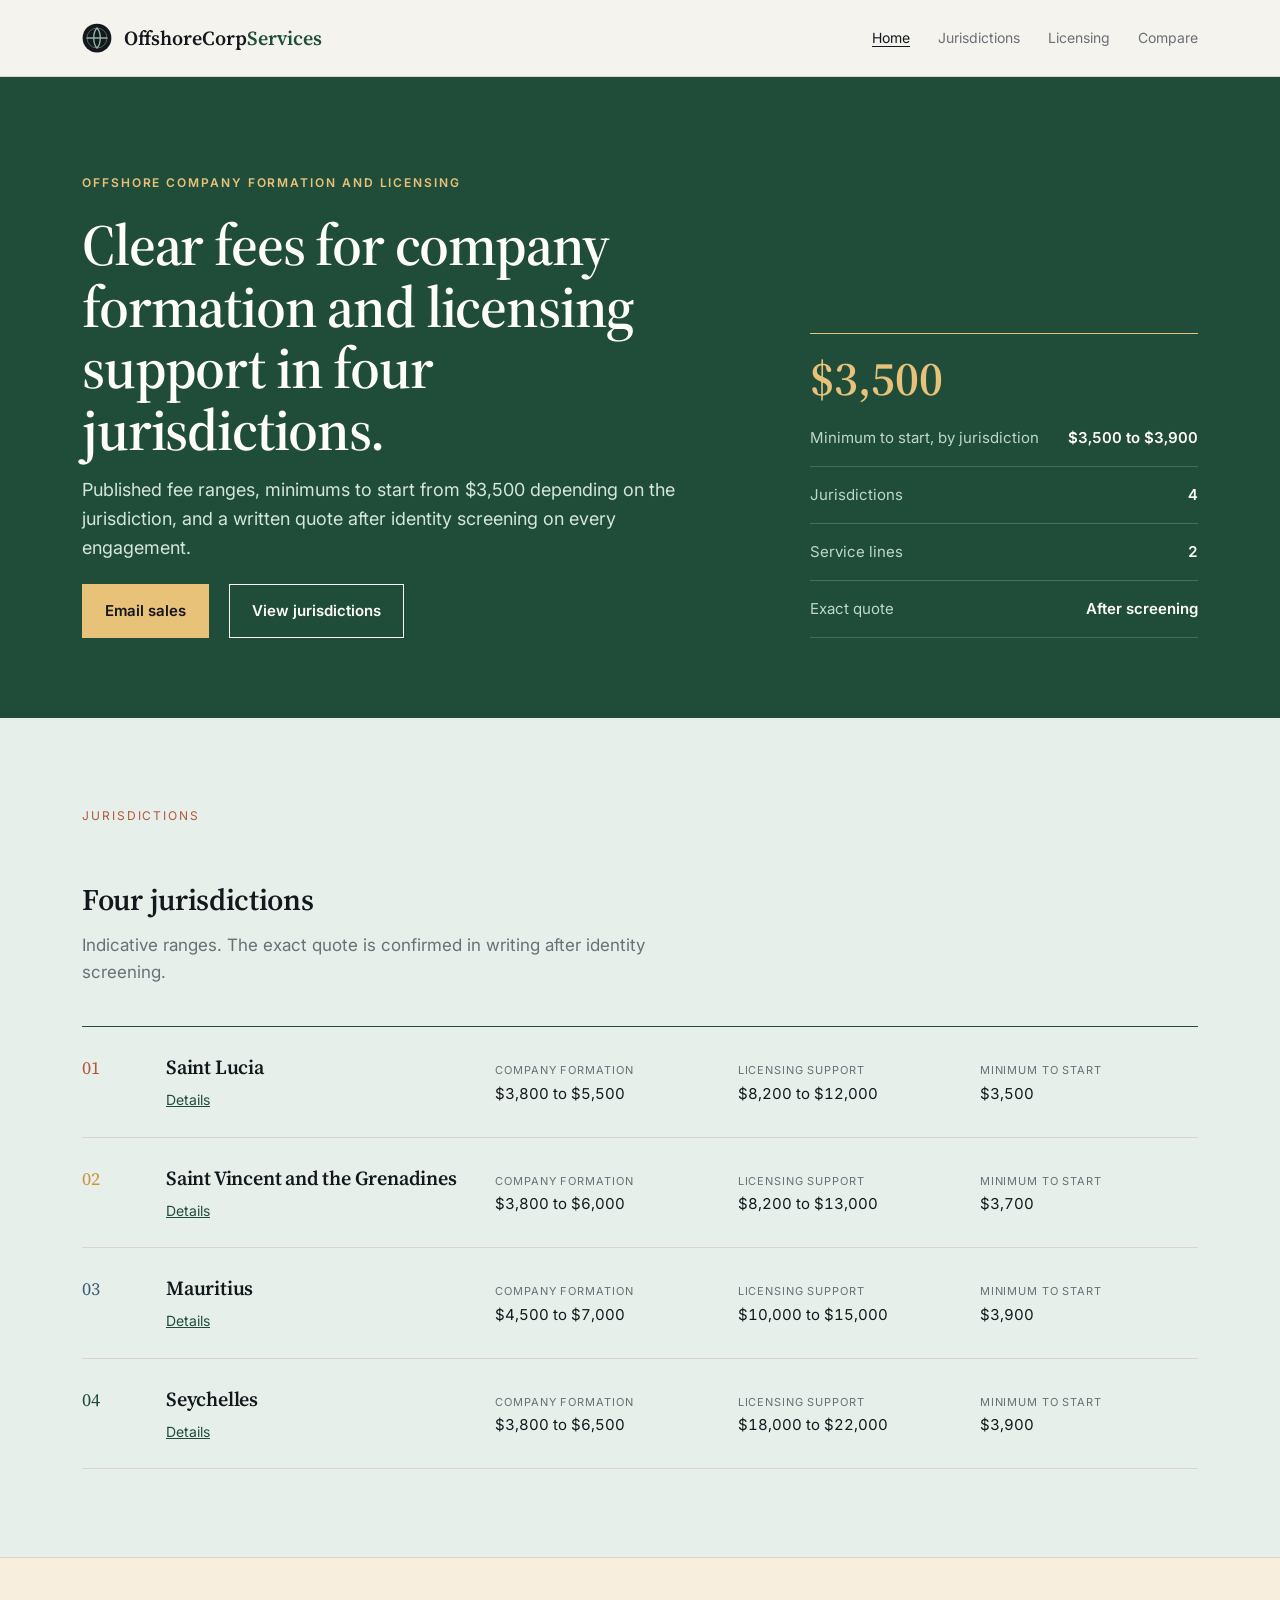
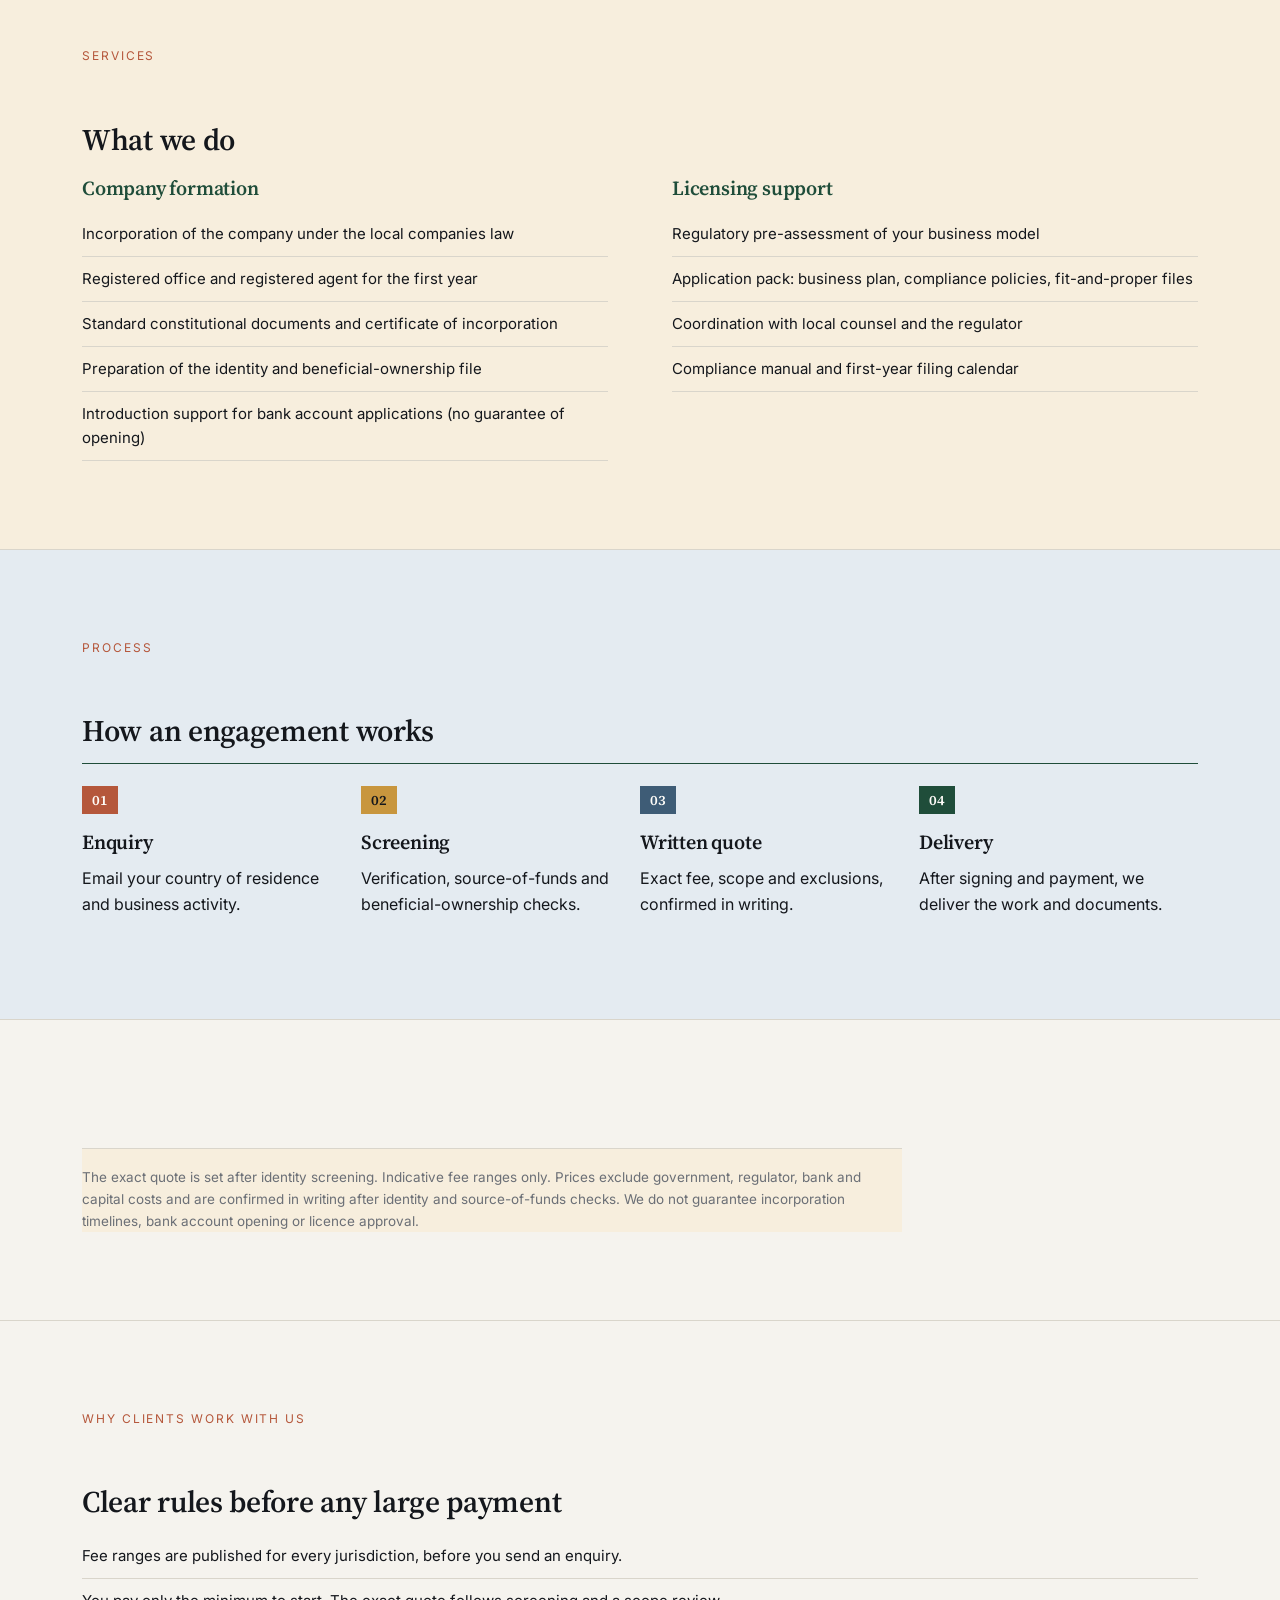
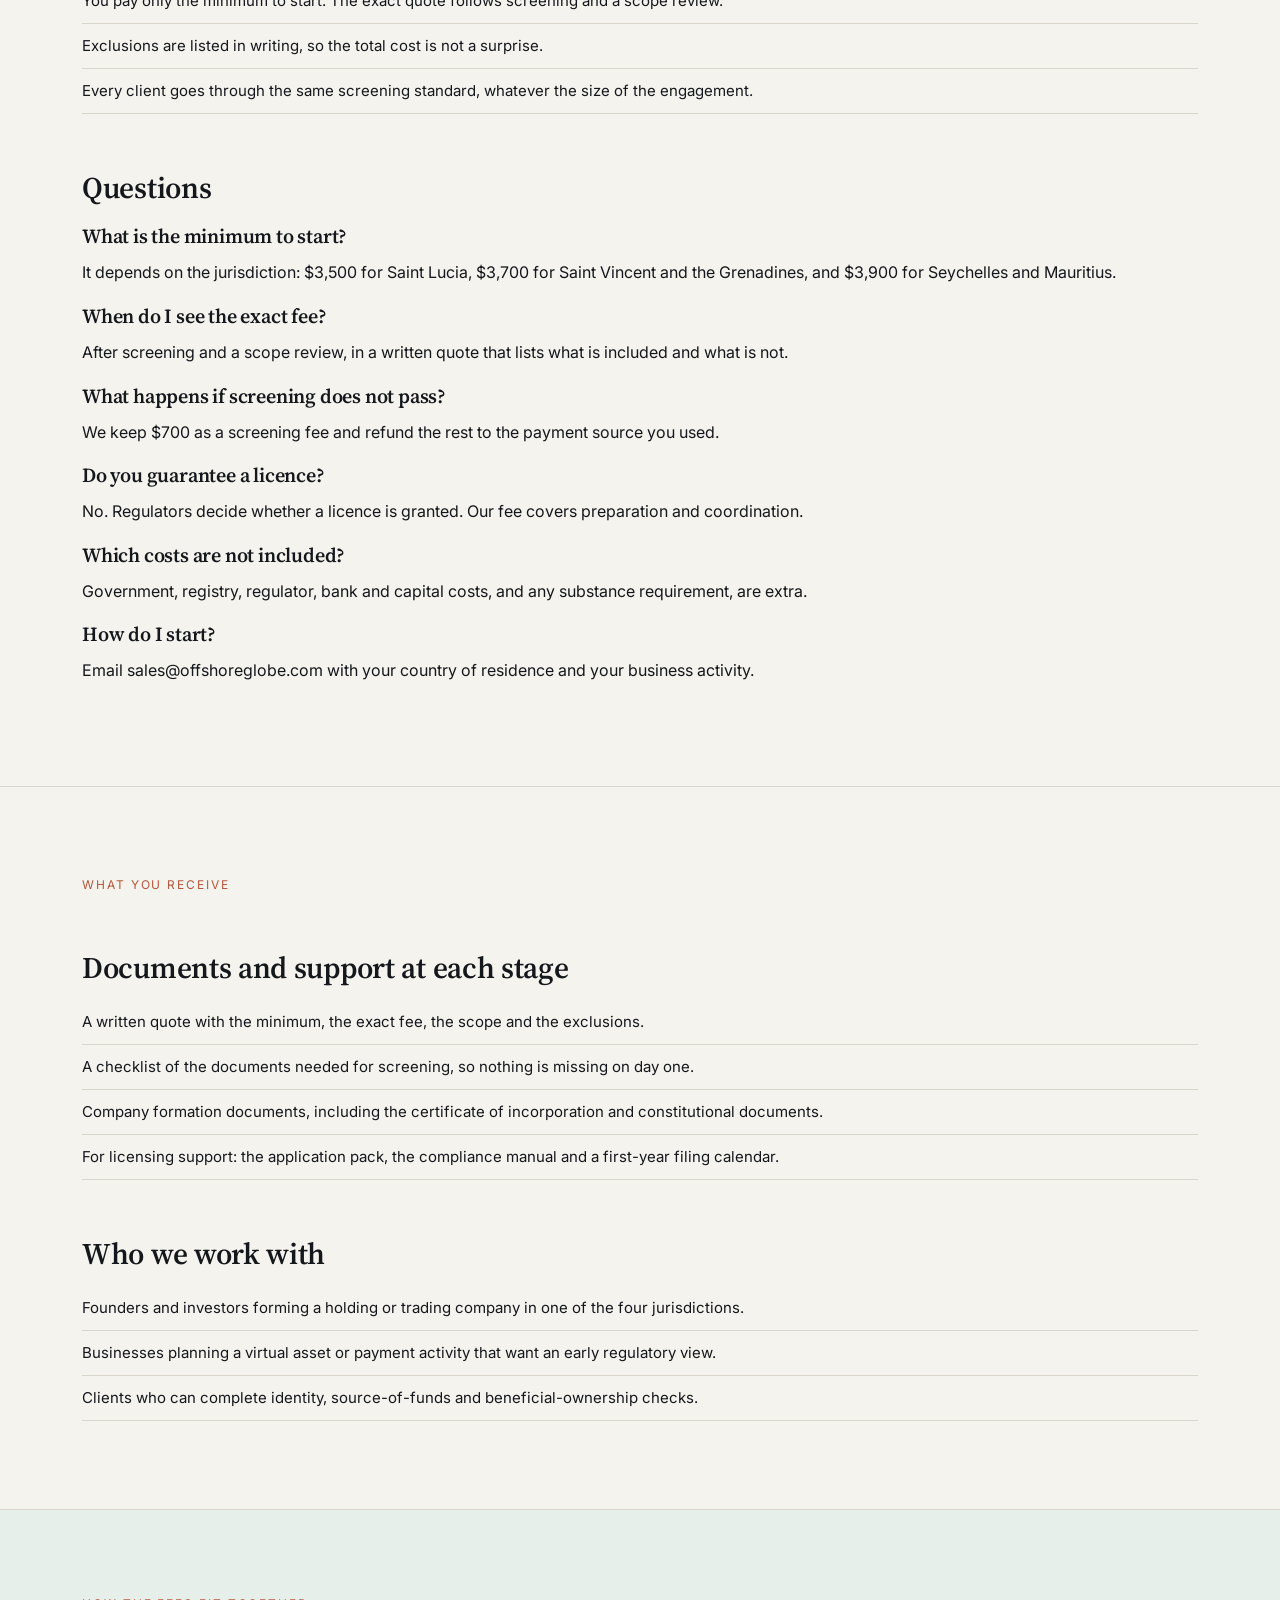
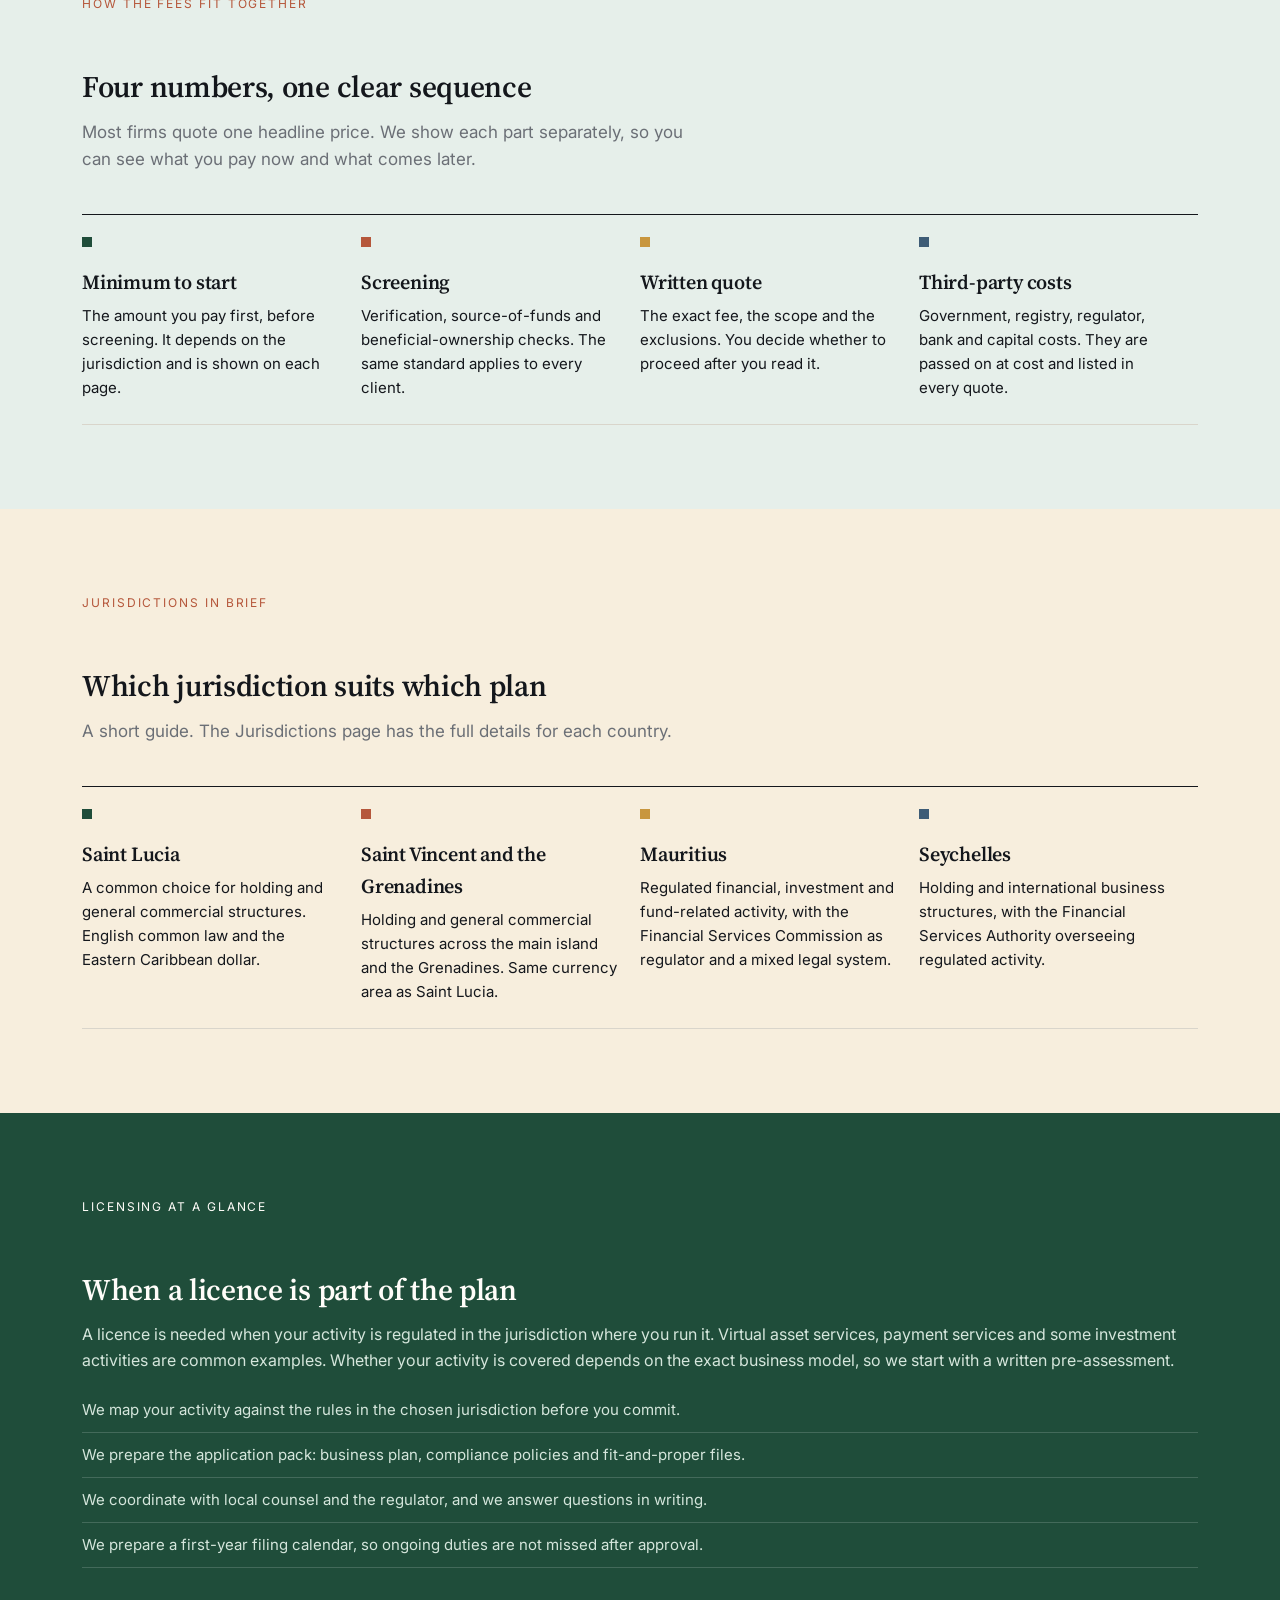
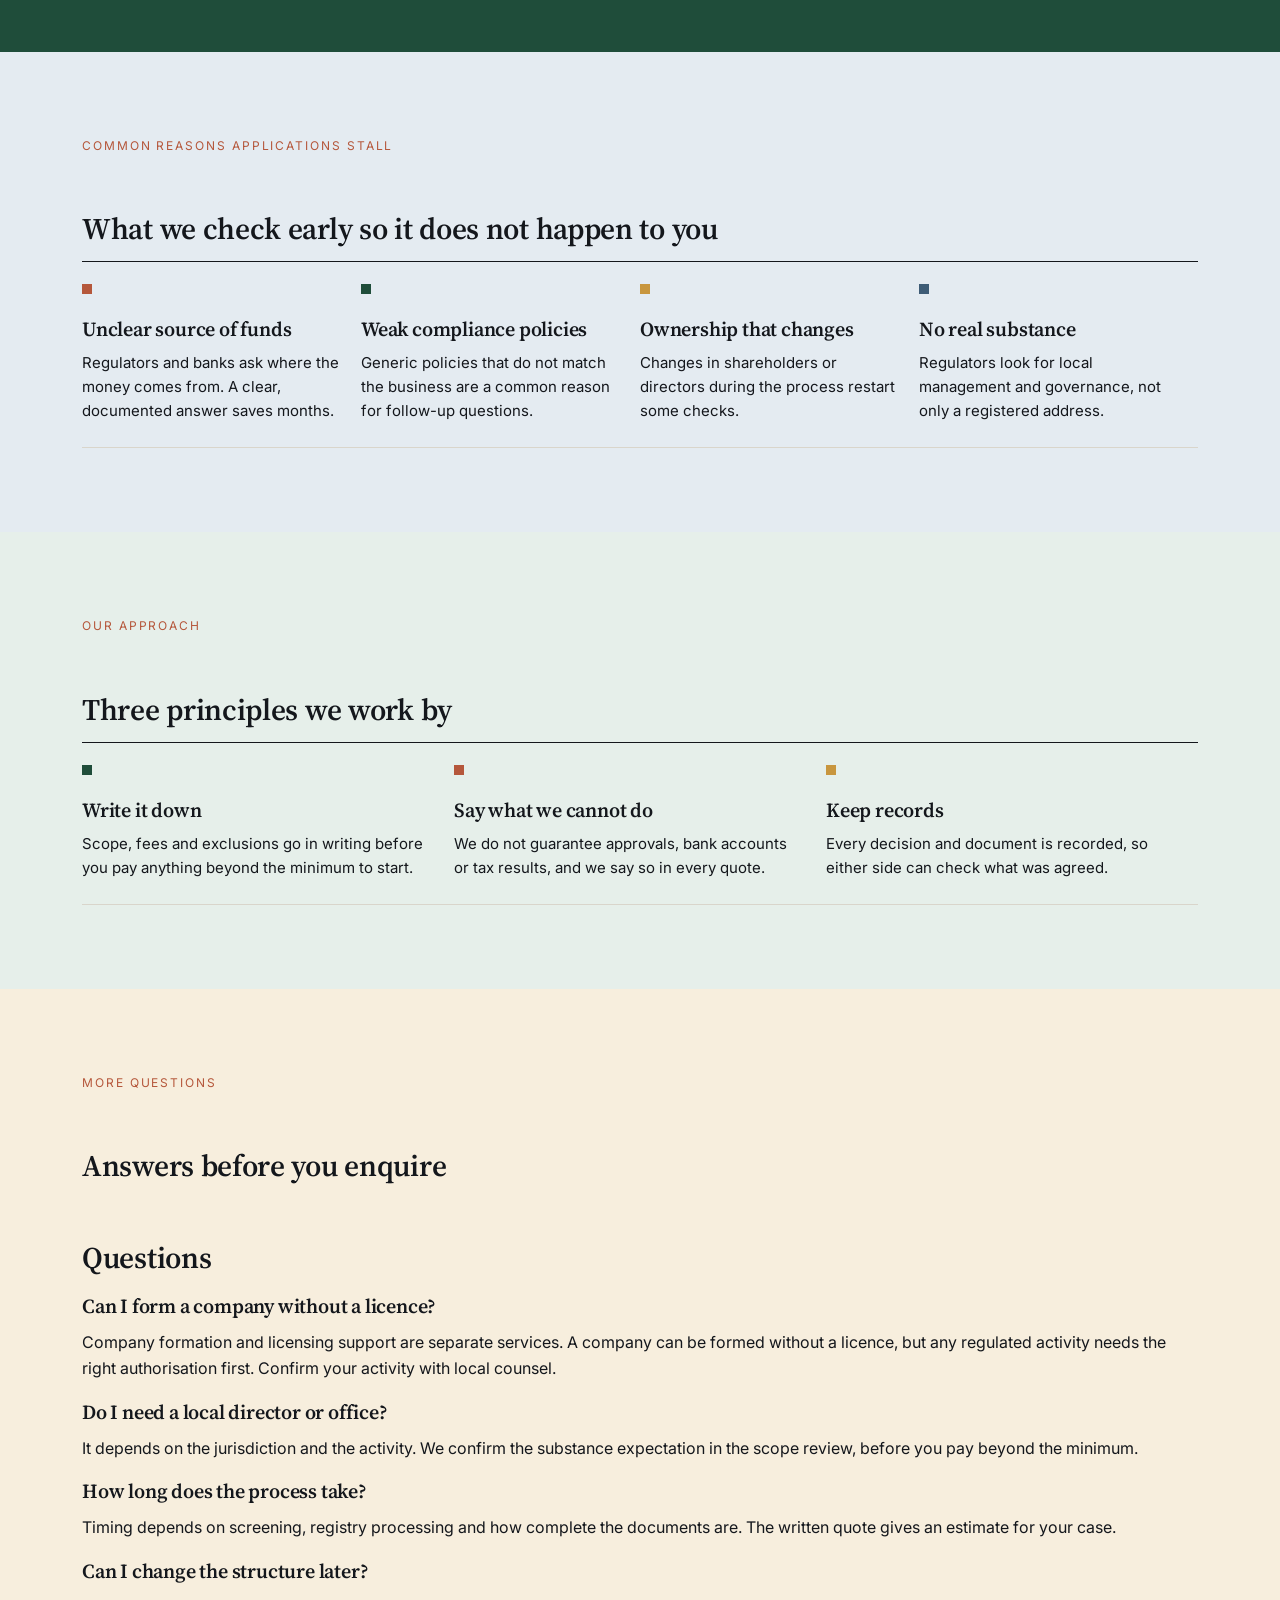
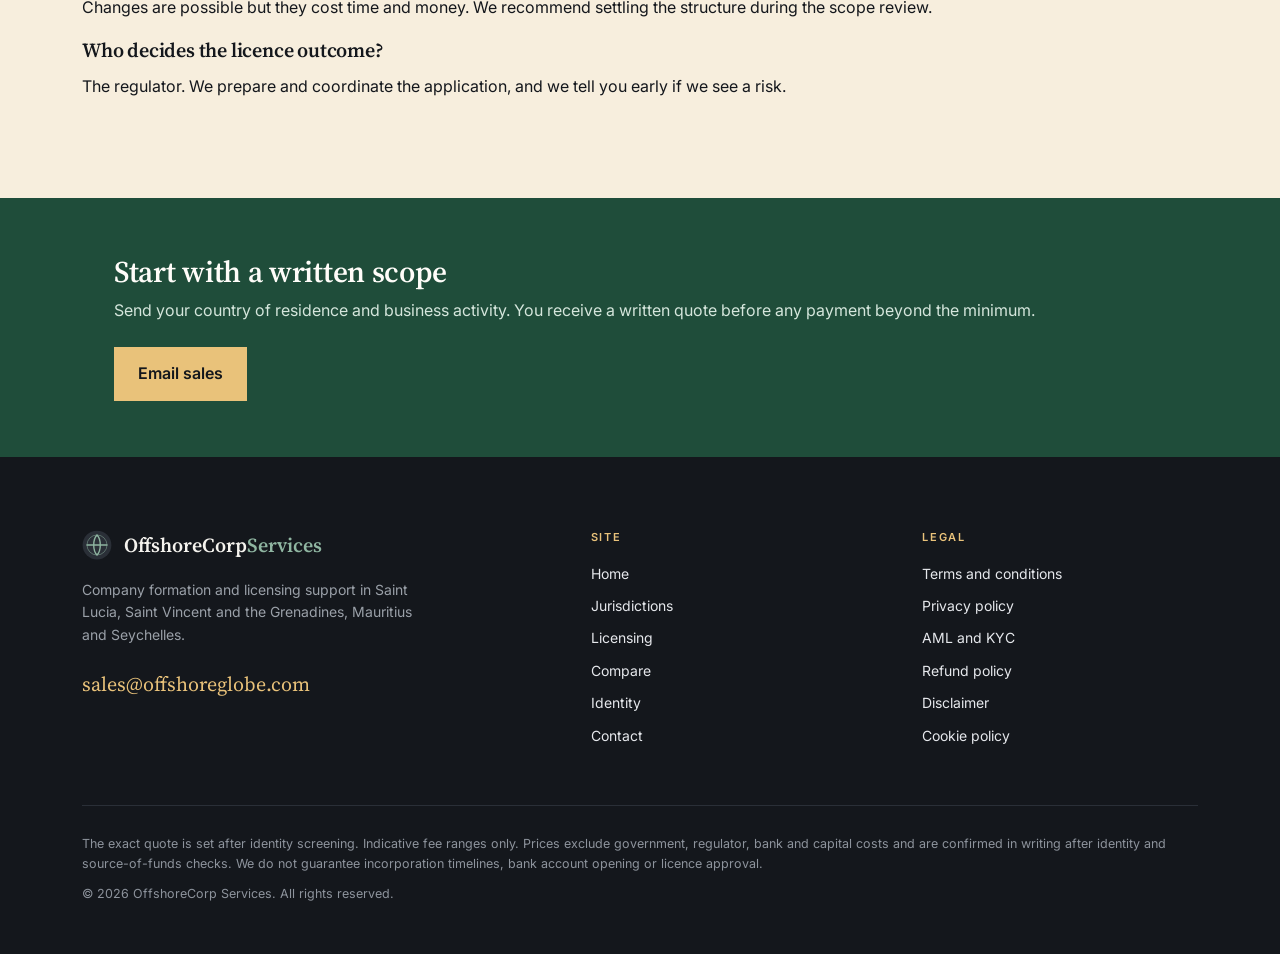
<file: index.html>
<!doctype html><html lang="en"><head><meta charset="utf-8"><meta name="viewport" content="width=device-width,initial-scale=1"><link rel="preconnect" href="https://fonts.googleapis.com"><link href="https://fonts.googleapis.com/css2?family=Source+Serif+4:wght@500;600&family=Inter:wght@400;500;600&display=swap" rel="stylesheet"><title>Home | OffshoreCorp Services</title><link rel="stylesheet" href="style.css"></head><body><header class="top"><div class="wrap"><a class="brand" href="index.html"><svg viewBox="0 0 48 48" xmlns="http://www.w3.org/2000/svg" aria-hidden="true"><circle cx="24" cy="24" r="23" fill="#14171C"/><circle cx="24" cy="24" r="16" fill="none" stroke="#8FB5A1" stroke-width="1.4" opacity=".55"/><path d="M8 24h32M24 8c-7 7-7 25 0 32M24 8c7 7 7 25 0 32" fill="none" stroke="#8FB5A1" stroke-width="2.2" stroke-linecap="round"/></svg><span>OffshoreCorp<em>Services</em></span></a><nav><a href="index.html" class="on">Home</a><a href="jurisdictions.html">Jurisdictions</a><a href="licensing.html">Licensing</a><a href="compare.html">Compare</a></nav></div></header><main><section class="hero"><div class="wrap grid2"><div><span class="kick">Offshore company formation and licensing</span><h1>Clear fees for company formation and licensing support in four jurisdictions.</h1><p class="lead">Published fee ranges, minimums to start from $3,500 depending on the jurisdiction, and a written quote after identity screening on every engagement.</p><div class="btns"><a class="btn-primary" href="mailto:sales@offshoreglobe.com?subject=Enquiry">Email sales</a><a href="jurisdictions.html">View jurisdictions</a></div></div><div class="ledger"><div class="big">$3,500</div><div class="row"><span>Minimum to start, by jurisdiction</span><b>$3,500 to $3,900</b></div><div class="row"><span>Jurisdictions</span><b>4</b></div><div class="row"><span>Service lines</span><b>2</b></div><div class="row"><span>Exact quote</span><b>After screening</b></div></div></div></section><section class="section"><div class="wrap"><span class="label">Jurisdictions</span><h2>Four jurisdictions</h2><p class="sub">Indicative ranges. The exact quote is confirmed in writing after identity screening.</p><div class="jrows"><div class="jrow"><div class="n">01</div><div><h3>Saint Lucia</h3><a href="jurisdictions.html#saint-lucia">Details</a></div><div class="v"><span class="k">Company formation</span>$3,800 to $5,500</div><div class="v"><span class="k">Licensing support</span>$8,200 to $12,000</div><div class="v"><span class="k">Minimum to start</span>$3,500</div></div><div class="jrow"><div class="n">02</div><div><h3>Saint Vincent and the Grenadines</h3><a href="jurisdictions.html#saint-vincent">Details</a></div><div class="v"><span class="k">Company formation</span>$3,800 to $6,000</div><div class="v"><span class="k">Licensing support</span>$8,200 to $13,000</div><div class="v"><span class="k">Minimum to start</span>$3,700</div></div><div class="jrow"><div class="n">03</div><div><h3>Mauritius</h3><a href="jurisdictions.html#mauritius">Details</a></div><div class="v"><span class="k">Company formation</span>$4,500 to $7,000</div><div class="v"><span class="k">Licensing support</span>$10,000 to $15,000</div><div class="v"><span class="k">Minimum to start</span>$3,900</div></div><div class="jrow"><div class="n">04</div><div><h3>Seychelles</h3><a href="jurisdictions.html#seychelles">Details</a></div><div class="v"><span class="k">Company formation</span>$3,800 to $6,500</div><div class="v"><span class="k">Licensing support</span>$18,000 to $22,000</div><div class="v"><span class="k">Minimum to start</span>$3,900</div></div></div></div></section><section class="section"><div class="wrap"><span class="label">Services</span><h2>What we do</h2><div class="cols"><div><h3>Company formation</h3><ul class="check"><li>Incorporation of the company under the local companies law</li><li>Registered office and registered agent for the first year</li><li>Standard constitutional documents and certificate of incorporation</li><li>Preparation of the identity and beneficial-ownership file</li><li>Introduction support for bank account applications (no guarantee of opening)</li></ul></div><div><h3>Licensing support</h3><ul class="check"><li>Regulatory pre-assessment of your business model</li><li>Application pack: business plan, compliance policies, fit-and-proper files</li><li>Coordination with local counsel and the regulator</li><li>Compliance manual and first-year filing calendar</li></ul></div></div></div></section><section class="section"><div class="wrap"><span class="label">Process</span><h2>How an engagement works</h2><div class="steps"><div class="step"><span class="n">01</span><h3>Enquiry</h3><p>Email your country of residence and business activity.</p></div><div class="step"><span class="n">02</span><h3>Screening</h3><p>Verification, source-of-funds and beneficial-ownership checks.</p></div><div class="step"><span class="n">03</span><h3>Written quote</h3><p>Exact fee, scope and exclusions, confirmed in writing.</p></div><div class="step"><span class="n">04</span><h3>Delivery</h3><p>After signing and payment, we deliver the work and documents.</p></div></div></div></section><section class="section"><div class="wrap"><div class="notice">The exact quote is set after identity screening. Indicative fee ranges only. Prices exclude government, regulator, bank and capital costs and are confirmed in writing after identity and source-of-funds checks. We do not guarantee incorporation timelines, bank account opening or licence approval.</div></div></section><section class="section"><div class="wrap"><span class="label">Why clients work with us</span><h2>Clear rules before any large payment</h2><ul class="check"><li>Fee ranges are published for every jurisdiction, before you send an enquiry.</li><li>You pay only the minimum to start. The exact quote follows screening and a scope review.</li><li>Exclusions are listed in writing, so the total cost is not a surprise.</li><li>Every client goes through the same screening standard, whatever the size of the engagement.</li></ul><h2>Questions</h2><h3>What is the minimum to start?</h3><p>It depends on the jurisdiction: $3,500 for Saint Lucia, $3,700 for Saint Vincent and the Grenadines, and $3,900 for Seychelles and Mauritius.</p><h3>When do I see the exact fee?</h3><p>After screening and a scope review, in a written quote that lists what is included and what is not.</p><h3>What happens if screening does not pass?</h3><p>We keep $700 as a screening fee and refund the rest to the payment source you used.</p><h3>Do you guarantee a licence?</h3><p>No. Regulators decide whether a licence is granted. Our fee covers preparation and coordination.</p><h3>Which costs are not included?</h3><p>Government, registry, regulator, bank and capital costs, and any substance requirement, are extra.</p><h3>How do I start?</h3><p>Email sales@offshoreglobe.com with your country of residence and your business activity.</p></div></section><section class="section"><div class="wrap"><span class="label">What you receive</span><h2>Documents and support at each stage</h2><ul class="check"><li>A written quote with the minimum, the exact fee, the scope and the exclusions.</li><li>A checklist of the documents needed for screening, so nothing is missing on day one.</li><li>Company formation documents, including the certificate of incorporation and constitutional documents.</li><li>For licensing support: the application pack, the compliance manual and a first-year filing calendar.</li></ul><h2>Who we work with</h2><ul class="check"><li>Founders and investors forming a holding or trading company in one of the four jurisdictions.</li><li>Businesses planning a virtual asset or payment activity that want an early regulatory view.</li><li>Clients who can complete identity, source-of-funds and beneficial-ownership checks.</li></ul></div></section><section class="band band-sage"><div class="wrap"><span class="label">How the fees fit together</span><h2>Four numbers, one clear sequence</h2><p class="sub">Most firms quote one headline price. We show each part separately, so you can see what you pay now and what comes later.</p><div class="card-grid"><div class="card-cell"><span class="dot" style="background:#1F4D3A"></span><h3>Minimum to start</h3><p>The amount you pay first, before screening. It depends on the jurisdiction and is shown on each page.</p></div><div class="card-cell"><span class="dot" style="background:#B5573B"></span><h3>Screening</h3><p>Verification, source-of-funds and beneficial-ownership checks. The same standard applies to every client.</p></div><div class="card-cell"><span class="dot" style="background:#C8963E"></span><h3>Written quote</h3><p>The exact fee, the scope and the exclusions. You decide whether to proceed after you read it.</p></div><div class="card-cell"><span class="dot" style="background:#3E5C76"></span><h3>Third-party costs</h3><p>Government, registry, regulator, bank and capital costs. They are passed on at cost and listed in every quote.</p></div></div></div></section><section class="band band-ochre"><div class="wrap"><span class="label">Jurisdictions in brief</span><h2>Which jurisdiction suits which plan</h2><p class="sub">A short guide. The Jurisdictions page has the full details for each country.</p><div class="card-grid"><div class="card-cell"><span class="dot" style="background:#1F4D3A"></span><h3>Saint Lucia</h3><p>A common choice for holding and general commercial structures. English common law and the Eastern Caribbean dollar.</p></div><div class="card-cell"><span class="dot" style="background:#B5573B"></span><h3>Saint Vincent and the Grenadines</h3><p>Holding and general commercial structures across the main island and the Grenadines. Same currency area as Saint Lucia.</p></div><div class="card-cell"><span class="dot" style="background:#C8963E"></span><h3>Mauritius</h3><p>Regulated financial, investment and fund-related activity, with the Financial Services Commission as regulator and a mixed legal system.</p></div><div class="card-cell"><span class="dot" style="background:#3E5C76"></span><h3>Seychelles</h3><p>Holding and international business structures, with the Financial Services Authority overseeing regulated activity.</p></div></div></div></section><section class="band band-dark"><div class="wrap"><span class="label">Licensing at a glance</span><h2>When a licence is part of the plan</h2><p>A licence is needed when your activity is regulated in the jurisdiction where you run it. Virtual asset services, payment services and some investment activities are common examples. Whether your activity is covered depends on the exact business model, so we start with a written pre-assessment.</p><ul class="check"><li>We map your activity against the rules in the chosen jurisdiction before you commit.</li><li>We prepare the application pack: business plan, compliance policies and fit-and-proper files.</li><li>We coordinate with local counsel and the regulator, and we answer questions in writing.</li><li>We prepare a first-year filing calendar, so ongoing duties are not missed after approval.</li></ul></div></section><section class="band band-slate"><div class="wrap"><span class="label">Common reasons applications stall</span><h2>What we check early so it does not happen to you</h2><div class="card-grid"><div class="card-cell"><span class="dot" style="background:#B5573B"></span><h3>Unclear source of funds</h3><p>Regulators and banks ask where the money comes from. A clear, documented answer saves months.</p></div><div class="card-cell"><span class="dot" style="background:#1F4D3A"></span><h3>Weak compliance policies</h3><p>Generic policies that do not match the business are a common reason for follow-up questions.</p></div><div class="card-cell"><span class="dot" style="background:#C8963E"></span><h3>Ownership that changes</h3><p>Changes in shareholders or directors during the process restart some checks.</p></div><div class="card-cell"><span class="dot" style="background:#3E5C76"></span><h3>No real substance</h3><p>Regulators look for local management and governance, not only a registered address.</p></div></div></div></section><section class="band band-sage"><div class="wrap"><span class="label">Our approach</span><h2>Three principles we work by</h2><div class="card-grid"><div class="card-cell"><span class="dot" style="background:#1F4D3A"></span><h3>Write it down</h3><p>Scope, fees and exclusions go in writing before you pay anything beyond the minimum to start.</p></div><div class="card-cell"><span class="dot" style="background:#B5573B"></span><h3>Say what we cannot do</h3><p>We do not guarantee approvals, bank accounts or tax results, and we say so in every quote.</p></div><div class="card-cell"><span class="dot" style="background:#C8963E"></span><h3>Keep records</h3><p>Every decision and document is recorded, so either side can check what was agreed.</p></div></div></div></section><section class="band band-ochre"><div class="wrap"><span class="label">More questions</span><h2>Answers before you enquire</h2><h2>Questions</h2><h3>Can I form a company without a licence?</h3><p>Company formation and licensing support are separate services. A company can be formed without a licence, but any regulated activity needs the right authorisation first. Confirm your activity with local counsel.</p><h3>Do I need a local director or office?</h3><p>It depends on the jurisdiction and the activity. We confirm the substance expectation in the scope review, before you pay beyond the minimum.</p><h3>How long does the process take?</h3><p>Timing depends on screening, registry processing and how complete the documents are. The written quote gives an estimate for your case.</p><h3>Can I change the structure later?</h3><p>Changes are possible but they cost time and money. We recommend settling the structure during the scope review.</p><h3>Who decides the licence outcome?</h3><p>The regulator. We prepare and coordinate the application, and we tell you early if we see a risk.</p></div></section><section class="band cta-band"><div class="wrap"><div class="wrap" style="display:flex;justify-content:space-between;align-items:center;gap:24px;flex-wrap:wrap"><div><h2>Start with a written scope</h2><p>Send your country of residence and business activity. You receive a written quote before any payment beyond the minimum.</p></div><a class="cta-btn" href="mailto:sales@offshoreglobe.com?subject=Enquiry">Email sales</a></div></div></section></main><footer class="foot"><div class="wrap"><div class="fgrid"><div class="fbrand"><a class="brand" href="index.html"><svg viewBox="0 0 48 48" xmlns="http://www.w3.org/2000/svg" aria-hidden="true"><circle cx="24" cy="24" r="23" fill="#14171C"/><circle cx="24" cy="24" r="16" fill="none" stroke="#8FB5A1" stroke-width="1.4" opacity=".55"/><path d="M8 24h32M24 8c-7 7-7 25 0 32M24 8c7 7 7 25 0 32" fill="none" stroke="#8FB5A1" stroke-width="2.2" stroke-linecap="round"/></svg><span>OffshoreCorp<em>Services</em></span></a><p class="fdesc">Company formation and licensing support in Saint Lucia, Saint Vincent and the Grenadines, Mauritius and Seychelles.</p><a class="fmail" href="mailto:sales@offshoreglobe.com">sales@offshoreglobe.com</a></div><div><h4>Site</h4><ul><li><a href="index.html">Home</a></li><li><a href="jurisdictions.html">Jurisdictions</a></li><li><a href="licensing.html">Licensing</a></li><li><a href="compare.html">Compare</a></li><li><a href="identity.html">Identity</a></li><li><a href="contact.html">Contact</a></li></ul></div><div><h4>Legal</h4><ul><li><a href="terms.html">Terms and conditions</a></li><li><a href="privacy.html">Privacy policy</a></li><li><a href="aml.html">AML and KYC</a></li><li><a href="refund.html">Refund policy</a></li><li><a href="disclaimer.html">Disclaimer</a></li><li><a href="cookies.html">Cookie policy</a></li></ul></div></div><div class="fbase"><p>The exact quote is set after identity screening. Indicative fee ranges only. Prices exclude government, regulator, bank and capital costs and are confirmed in writing after identity and source-of-funds checks. We do not guarantee incorporation timelines, bank account opening or licence approval.</p><p>&copy; 2026 OffshoreCorp Services. All rights reserved.</p></div></div></footer></body></html>
</file>
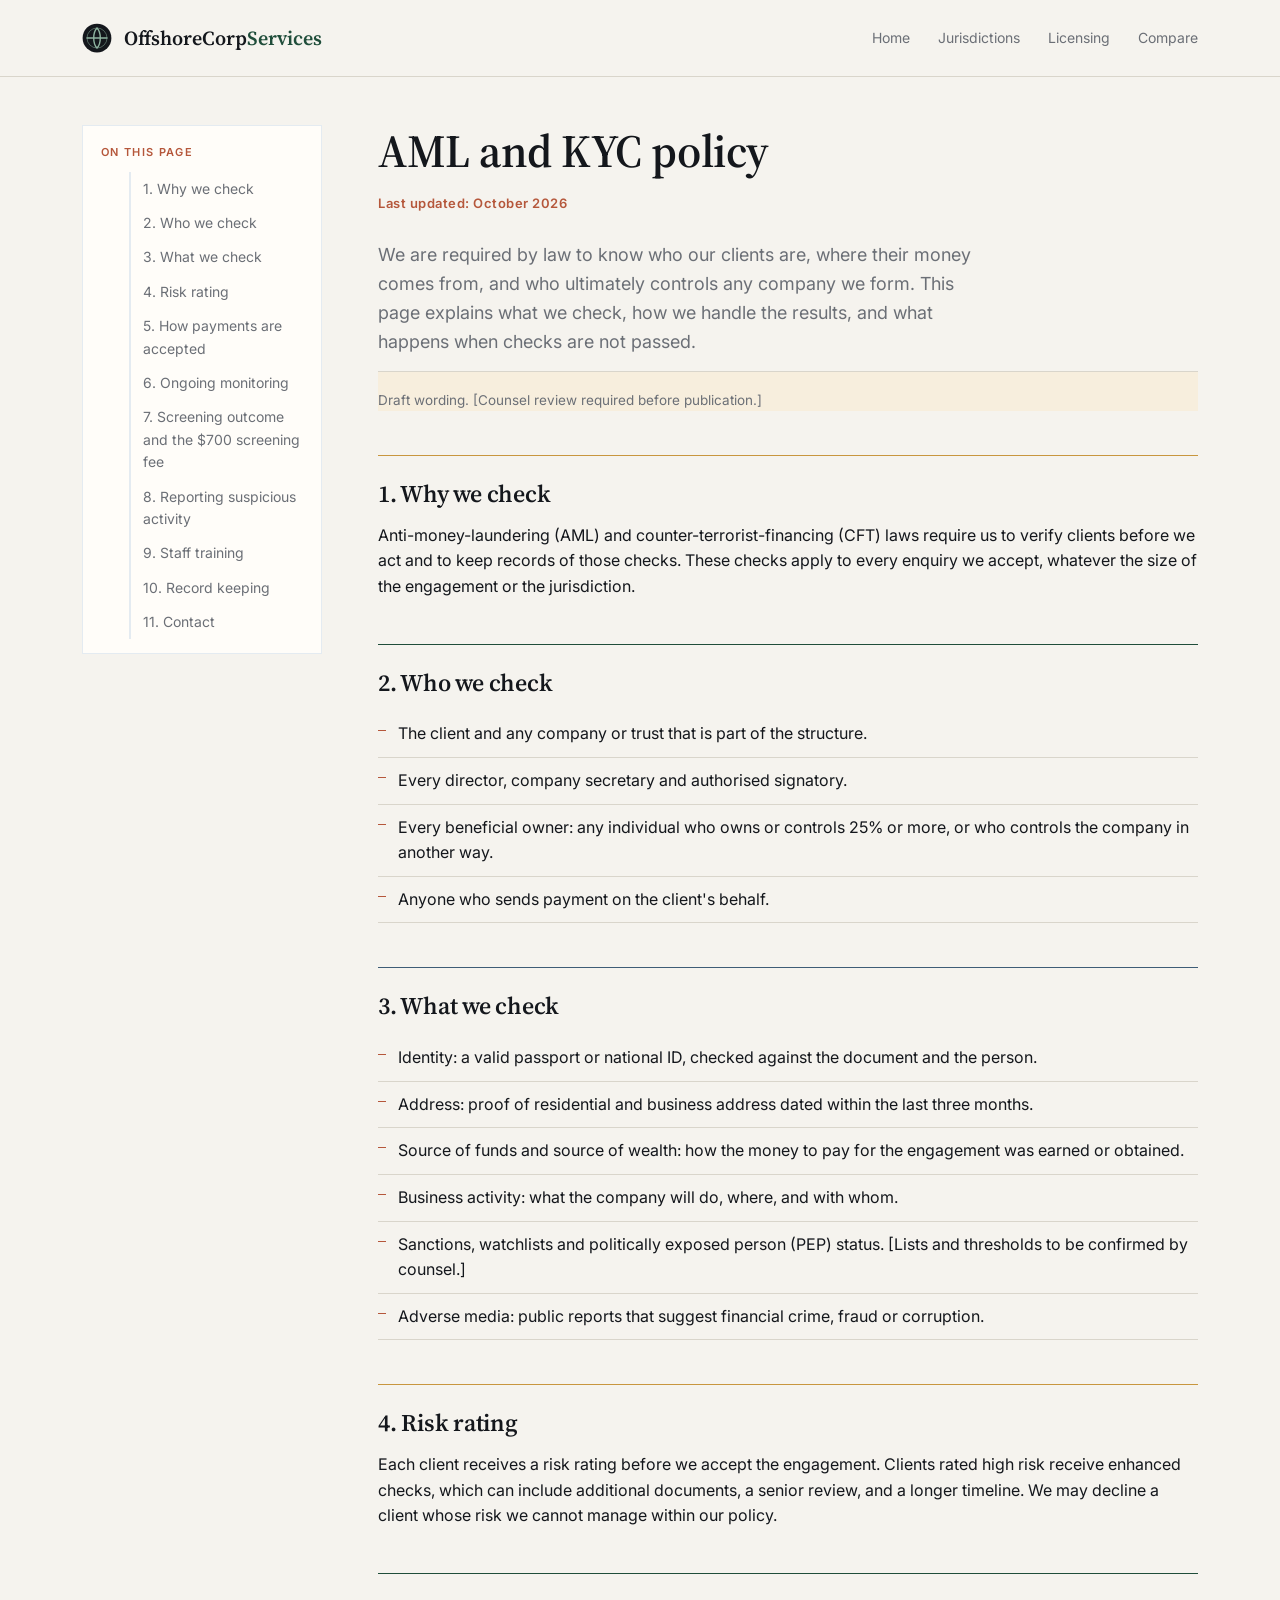
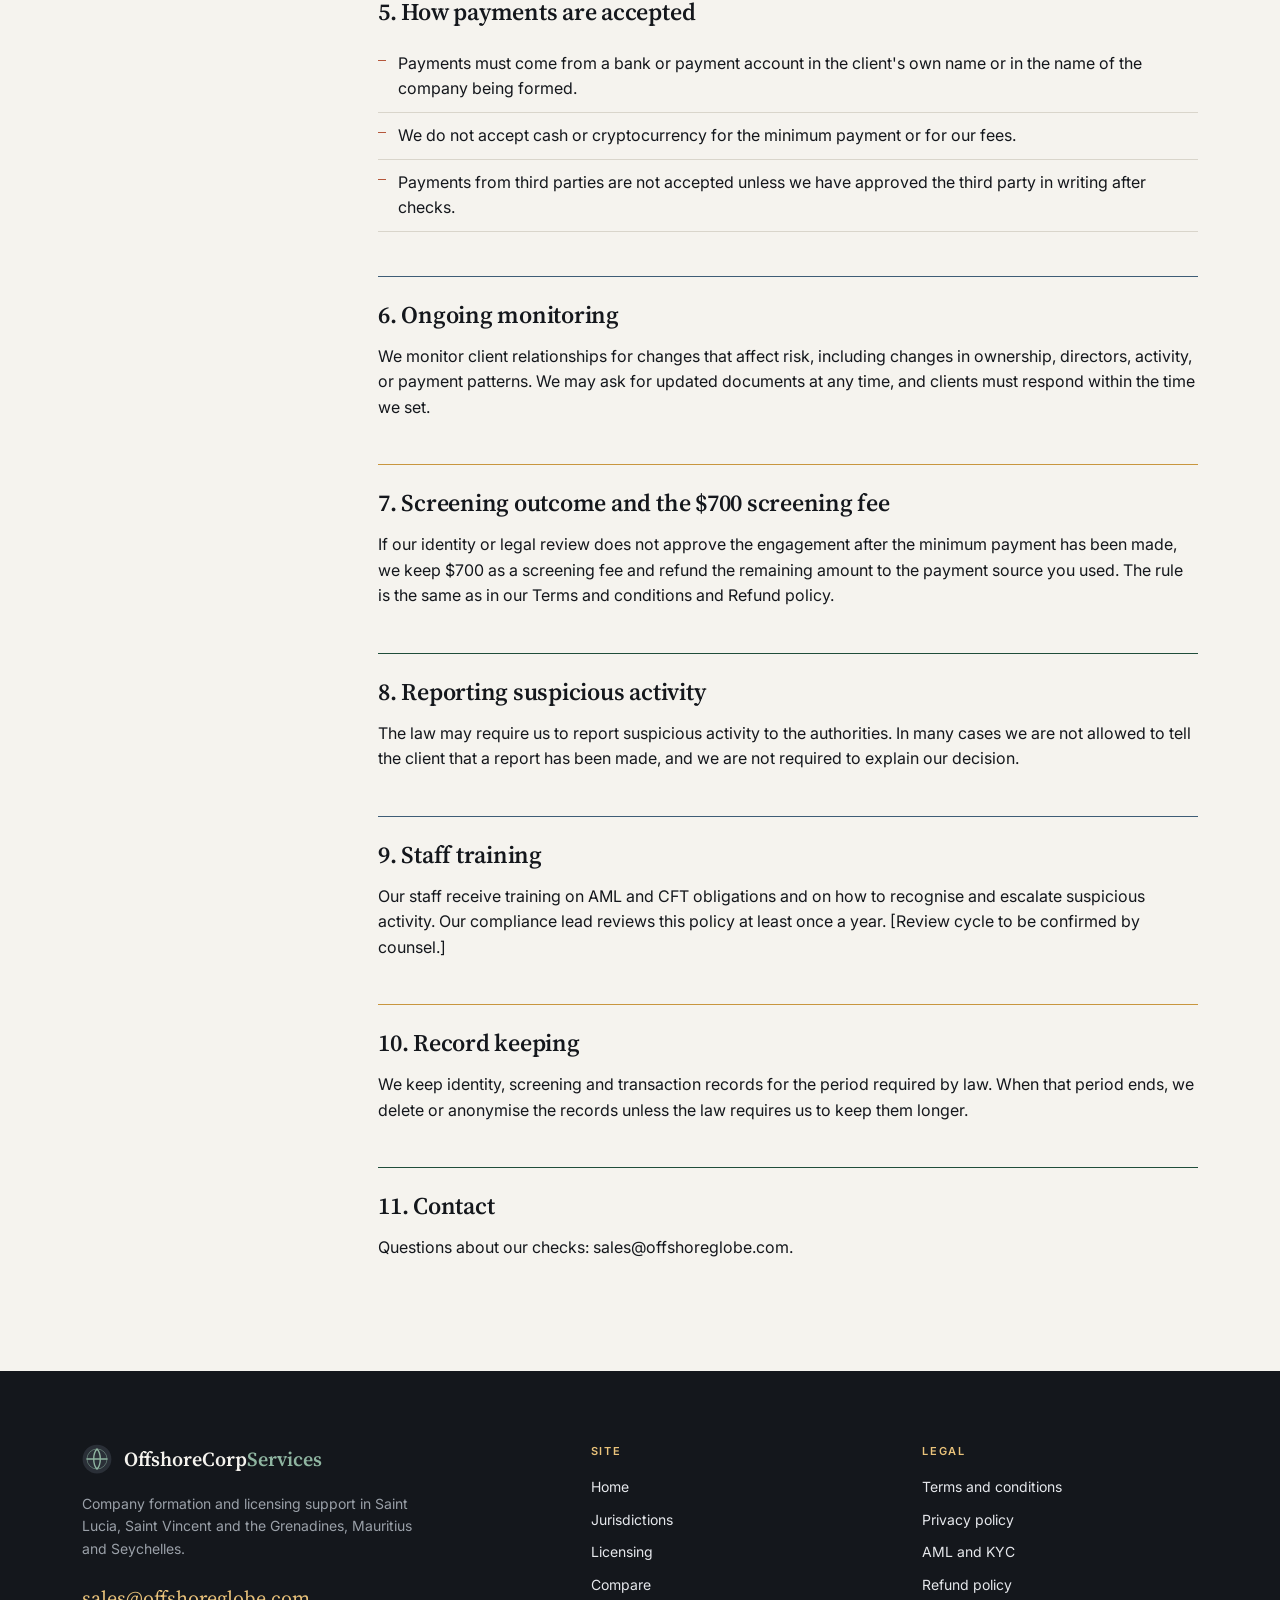
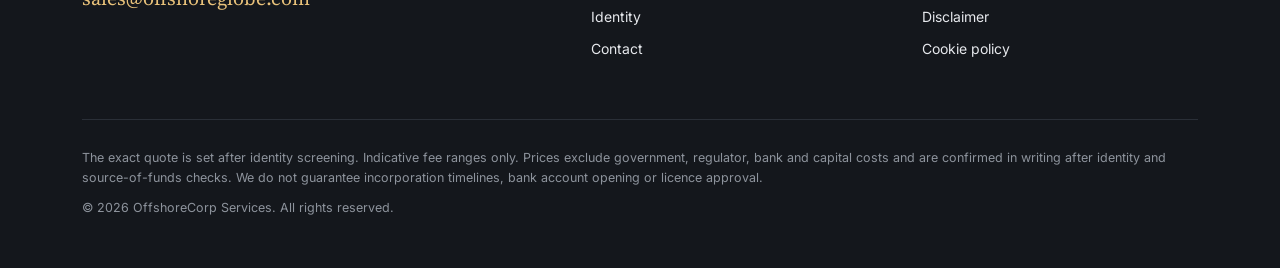
<file: aml.html>
<!doctype html><html lang="en"><head><meta charset="utf-8"><meta name="viewport" content="width=device-width,initial-scale=1"><link rel="preconnect" href="https://fonts.googleapis.com"><link href="https://fonts.googleapis.com/css2?family=Source+Serif+4:wght@500;600&family=Inter:wght@400;500;600&display=swap" rel="stylesheet"><title>AML and KYC | OffshoreCorp Services</title><link rel="stylesheet" href="style.css"></head><body><header class="top"><div class="wrap"><a class="brand" href="index.html"><svg viewBox="0 0 48 48" xmlns="http://www.w3.org/2000/svg" aria-hidden="true"><circle cx="24" cy="24" r="23" fill="#14171C"/><circle cx="24" cy="24" r="16" fill="none" stroke="#8FB5A1" stroke-width="1.4" opacity=".55"/><path d="M8 24h32M24 8c-7 7-7 25 0 32M24 8c7 7 7 25 0 32" fill="none" stroke="#8FB5A1" stroke-width="2.2" stroke-linecap="round"/></svg><span>OffshoreCorp<em>Services</em></span></a><nav><a href="index.html">Home</a><a href="jurisdictions.html">Jurisdictions</a><a href="licensing.html">Licensing</a><a href="compare.html">Compare</a></nav></div></header><main><div class="wrap inner"><div class="legal-layout"><nav class="toc" aria-label="On this page"><p class="toc-h">On this page</p><ol><li><a href="#aml-s0">1. Why we check</a></li><li><a href="#aml-s1">2. Who we check</a></li><li><a href="#aml-s2">3. What we check</a></li><li><a href="#aml-s3">4. Risk rating</a></li><li><a href="#aml-s4">5. How payments are accepted</a></li><li><a href="#aml-s5">6. Ongoing monitoring</a></li><li><a href="#aml-s6">7. Screening outcome and the $700 screening fee</a></li><li><a href="#aml-s7">8. Reporting suspicious activity</a></li><li><a href="#aml-s8">9. Staff training</a></li><li><a href="#aml-s9">10. Record keeping</a></li><li><a href="#aml-s10">11. Contact</a></li></ol></nav><article class="legal"><h1>AML and KYC policy</h1><p class="meta">Last updated: October 2026</p><p class="lead">We are required by law to know who our clients are, where their money comes from, and who ultimately controls any company we form. This page explains what we check, how we handle the results, and what happens when checks are not passed.</p><div class="notice">Draft wording. [Counsel review required before publication.]</div><h2 id="aml-s0">1. Why we check</h2><p>Anti-money-laundering (AML) and counter-terrorist-financing (CFT) laws require us to verify clients before we act and to keep records of those checks. These checks apply to every enquiry we accept, whatever the size of the engagement or the jurisdiction.</p><h2 id="aml-s1">2. Who we check</h2><ul><li>The client and any company or trust that is part of the structure.</li><li>Every director, company secretary and authorised signatory.</li><li>Every beneficial owner: any individual who owns or controls 25% or more, or who controls the company in another way.</li><li>Anyone who sends payment on the client's behalf.</li></ul><h2 id="aml-s2">3. What we check</h2><ul><li>Identity: a valid passport or national ID, checked against the document and the person.</li><li>Address: proof of residential and business address dated within the last three months.</li><li>Source of funds and source of wealth: how the money to pay for the engagement was earned or obtained.</li><li>Business activity: what the company will do, where, and with whom.</li><li>Sanctions, watchlists and politically exposed person (PEP) status. [Lists and thresholds to be confirmed by counsel.]</li><li>Adverse media: public reports that suggest financial crime, fraud or corruption.</li></ul><h2 id="aml-s3">4. Risk rating</h2><p>Each client receives a risk rating before we accept the engagement. Clients rated high risk receive enhanced checks, which can include additional documents, a senior review, and a longer timeline. We may decline a client whose risk we cannot manage within our policy.</p><h2 id="aml-s4">5. How payments are accepted</h2><ul><li>Payments must come from a bank or payment account in the client's own name or in the name of the company being formed.</li><li>We do not accept cash or cryptocurrency for the minimum payment or for our fees.</li><li>Payments from third parties are not accepted unless we have approved the third party in writing after checks.</li></ul><h2 id="aml-s5">6. Ongoing monitoring</h2><p>We monitor client relationships for changes that affect risk, including changes in ownership, directors, activity, or payment patterns. We may ask for updated documents at any time, and clients must respond within the time we set.</p><h2 id="aml-s6">7. Screening outcome and the $700 screening fee</h2><p>If our identity or legal review does not approve the engagement after the minimum payment has been made, we keep $700 as a screening fee and refund the remaining amount to the payment source you used. The rule is the same as in our Terms and conditions and Refund policy.</p><h2 id="aml-s7">8. Reporting suspicious activity</h2><p>The law may require us to report suspicious activity to the authorities. In many cases we are not allowed to tell the client that a report has been made, and we are not required to explain our decision.</p><h2 id="aml-s8">9. Staff training</h2><p>Our staff receive training on AML and CFT obligations and on how to recognise and escalate suspicious activity. Our compliance lead reviews this policy at least once a year. [Review cycle to be confirmed by counsel.]</p><h2 id="aml-s9">10. Record keeping</h2><p>We keep identity, screening and transaction records for the period required by law. When that period ends, we delete or anonymise the records unless the law requires us to keep them longer.</p><h2 id="aml-s10">11. Contact</h2><p>Questions about our checks: sales@offshoreglobe.com.</p></article></div></div></main><footer class="foot"><div class="wrap"><div class="fgrid"><div class="fbrand"><a class="brand" href="index.html"><svg viewBox="0 0 48 48" xmlns="http://www.w3.org/2000/svg" aria-hidden="true"><circle cx="24" cy="24" r="23" fill="#14171C"/><circle cx="24" cy="24" r="16" fill="none" stroke="#8FB5A1" stroke-width="1.4" opacity=".55"/><path d="M8 24h32M24 8c-7 7-7 25 0 32M24 8c7 7 7 25 0 32" fill="none" stroke="#8FB5A1" stroke-width="2.2" stroke-linecap="round"/></svg><span>OffshoreCorp<em>Services</em></span></a><p class="fdesc">Company formation and licensing support in Saint Lucia, Saint Vincent and the Grenadines, Mauritius and Seychelles.</p><a class="fmail" href="mailto:sales@offshoreglobe.com">sales@offshoreglobe.com</a></div><div><h4>Site</h4><ul><li><a href="index.html">Home</a></li><li><a href="jurisdictions.html">Jurisdictions</a></li><li><a href="licensing.html">Licensing</a></li><li><a href="compare.html">Compare</a></li><li><a href="identity.html">Identity</a></li><li><a href="contact.html">Contact</a></li></ul></div><div><h4>Legal</h4><ul><li><a href="terms.html">Terms and conditions</a></li><li><a href="privacy.html">Privacy policy</a></li><li><a href="aml.html">AML and KYC</a></li><li><a href="refund.html">Refund policy</a></li><li><a href="disclaimer.html">Disclaimer</a></li><li><a href="cookies.html">Cookie policy</a></li></ul></div></div><div class="fbase"><p>The exact quote is set after identity screening. Indicative fee ranges only. Prices exclude government, regulator, bank and capital costs and are confirmed in writing after identity and source-of-funds checks. We do not guarantee incorporation timelines, bank account opening or licence approval.</p><p>&copy; 2026 OffshoreCorp Services. All rights reserved.</p></div></div></footer></body></html>
</file>
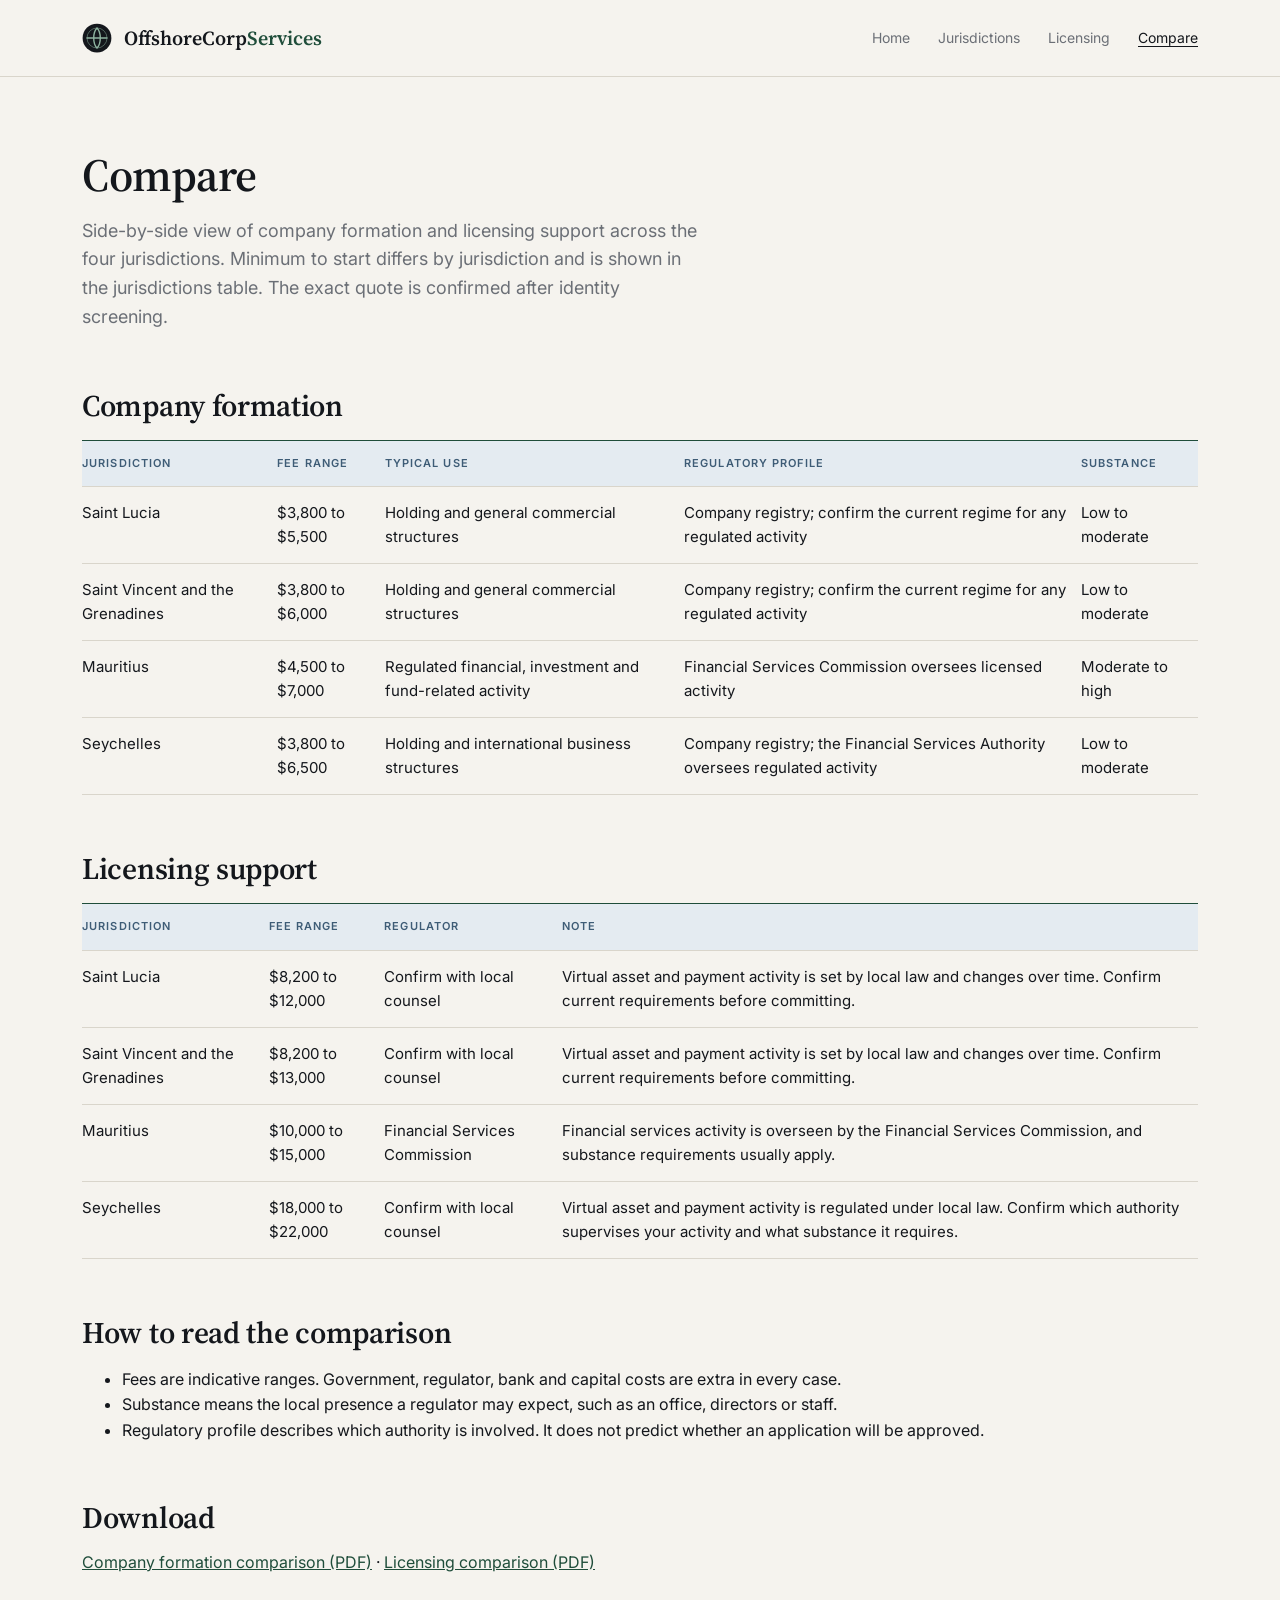
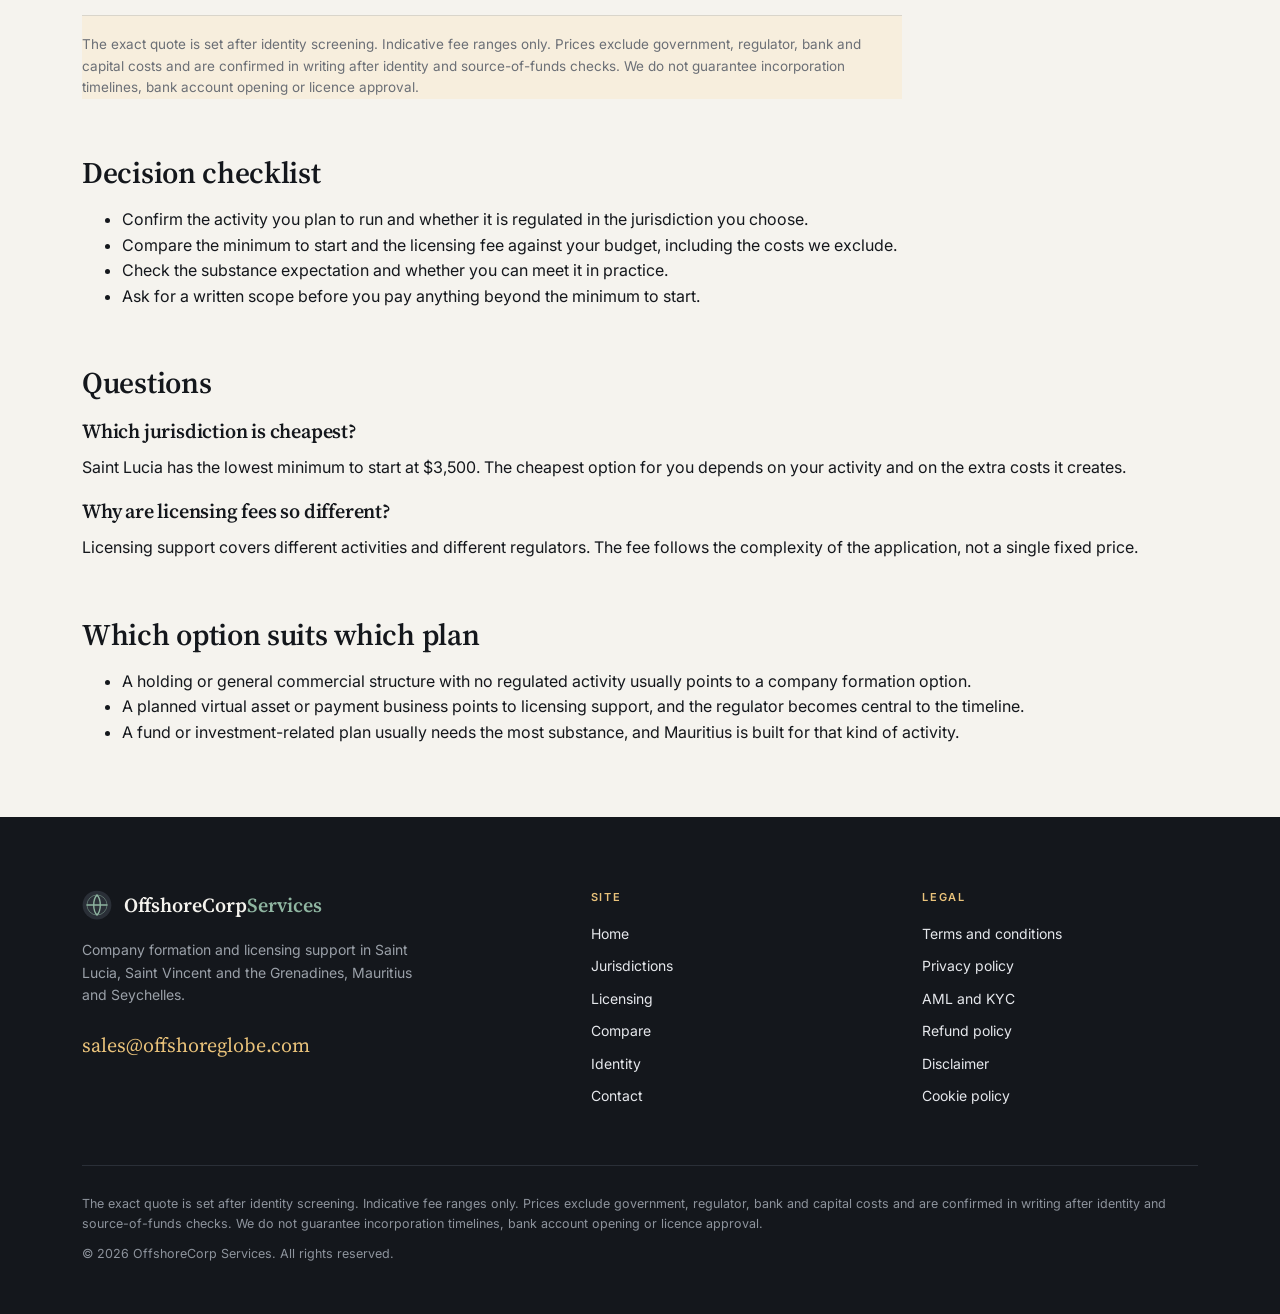
<file: compare.html>
<!doctype html><html lang="en"><head><meta charset="utf-8"><meta name="viewport" content="width=device-width,initial-scale=1"><link rel="preconnect" href="https://fonts.googleapis.com"><link href="https://fonts.googleapis.com/css2?family=Source+Serif+4:wght@500;600&family=Inter:wght@400;500;600&display=swap" rel="stylesheet"><title>Compare | OffshoreCorp Services</title><link rel="stylesheet" href="style.css"></head><body><header class="top"><div class="wrap"><a class="brand" href="index.html"><svg viewBox="0 0 48 48" xmlns="http://www.w3.org/2000/svg" aria-hidden="true"><circle cx="24" cy="24" r="23" fill="#14171C"/><circle cx="24" cy="24" r="16" fill="none" stroke="#8FB5A1" stroke-width="1.4" opacity=".55"/><path d="M8 24h32M24 8c-7 7-7 25 0 32M24 8c7 7 7 25 0 32" fill="none" stroke="#8FB5A1" stroke-width="2.2" stroke-linecap="round"/></svg><span>OffshoreCorp<em>Services</em></span></a><nav><a href="index.html">Home</a><a href="jurisdictions.html">Jurisdictions</a><a href="licensing.html">Licensing</a><a href="compare.html" class="on">Compare</a></nav></div></header><main><div class="wrap inner"><h1>Compare</h1><p class="lead">Side-by-side view of company formation and licensing support across the four jurisdictions. Minimum to start differs by jurisdiction and is shown in the jurisdictions table. The exact quote is confirmed after identity screening.</p><h2>Company formation</h2><table><tr><th>Jurisdiction</th><th>Fee range</th><th>Typical use</th><th>Regulatory profile</th><th>Substance</th></tr><tr><td>Saint Lucia</td><td>$3,800 to $5,500</td><td>Holding and general commercial structures</td><td>Company registry; confirm the current regime for any regulated activity</td><td>Low to moderate</td></tr><tr><td>Saint Vincent and the Grenadines</td><td>$3,800 to $6,000</td><td>Holding and general commercial structures</td><td>Company registry; confirm the current regime for any regulated activity</td><td>Low to moderate</td></tr><tr><td>Mauritius</td><td>$4,500 to $7,000</td><td>Regulated financial, investment and fund-related activity</td><td>Financial Services Commission oversees licensed activity</td><td>Moderate to high</td></tr><tr><td>Seychelles</td><td>$3,800 to $6,500</td><td>Holding and international business structures</td><td>Company registry; the Financial Services Authority oversees regulated activity</td><td>Low to moderate</td></tr></table><h2>Licensing support</h2><table><tr><th>Jurisdiction</th><th>Fee range</th><th>Regulator</th><th>Note</th></tr><tr><td>Saint Lucia</td><td>$8,200 to $12,000</td><td>Confirm with local counsel</td><td>Virtual asset and payment activity is set by local law and changes over time. Confirm current requirements before committing.</td></tr><tr><td>Saint Vincent and the Grenadines</td><td>$8,200 to $13,000</td><td>Confirm with local counsel</td><td>Virtual asset and payment activity is set by local law and changes over time. Confirm current requirements before committing.</td></tr><tr><td>Mauritius</td><td>$10,000 to $15,000</td><td>Financial Services Commission</td><td>Financial services activity is overseen by the Financial Services Commission, and substance requirements usually apply.</td></tr><tr><td>Seychelles</td><td>$18,000 to $22,000</td><td>Confirm with local counsel</td><td>Virtual asset and payment activity is regulated under local law. Confirm which authority supervises your activity and what substance it requires.</td></tr></table><h2>How to read the comparison</h2><ul><li>Fees are indicative ranges. Government, regulator, bank and capital costs are extra in every case.</li><li>Substance means the local presence a regulator may expect, such as an office, directors or staff.</li><li>Regulatory profile describes which authority is involved. It does not predict whether an application will be approved.</li></ul><h2>Download</h2><p><a href="downloads/compare-company-formation.pdf">Company formation comparison (PDF)</a> &middot; <a href="downloads/compare-licensing.pdf">Licensing comparison (PDF)</a></p><div class="notice">The exact quote is set after identity screening. Indicative fee ranges only. Prices exclude government, regulator, bank and capital costs and are confirmed in writing after identity and source-of-funds checks. We do not guarantee incorporation timelines, bank account opening or licence approval.</div><h2>Decision checklist</h2><ul><li>Confirm the activity you plan to run and whether it is regulated in the jurisdiction you choose.</li><li>Compare the minimum to start and the licensing fee against your budget, including the costs we exclude.</li><li>Check the substance expectation and whether you can meet it in practice.</li><li>Ask for a written scope before you pay anything beyond the minimum to start.</li></ul><h2>Questions</h2><h3>Which jurisdiction is cheapest?</h3><p>Saint Lucia has the lowest minimum to start at $3,500. The cheapest option for you depends on your activity and on the extra costs it creates.</p><h3>Why are licensing fees so different?</h3><p>Licensing support covers different activities and different regulators. The fee follows the complexity of the application, not a single fixed price.</p><h2>Which option suits which plan</h2><ul><li>A holding or general commercial structure with no regulated activity usually points to a company formation option.</li><li>A planned virtual asset or payment business points to licensing support, and the regulator becomes central to the timeline.</li><li>A fund or investment-related plan usually needs the most substance, and Mauritius is built for that kind of activity.</li></ul></div></main><footer class="foot"><div class="wrap"><div class="fgrid"><div class="fbrand"><a class="brand" href="index.html"><svg viewBox="0 0 48 48" xmlns="http://www.w3.org/2000/svg" aria-hidden="true"><circle cx="24" cy="24" r="23" fill="#14171C"/><circle cx="24" cy="24" r="16" fill="none" stroke="#8FB5A1" stroke-width="1.4" opacity=".55"/><path d="M8 24h32M24 8c-7 7-7 25 0 32M24 8c7 7 7 25 0 32" fill="none" stroke="#8FB5A1" stroke-width="2.2" stroke-linecap="round"/></svg><span>OffshoreCorp<em>Services</em></span></a><p class="fdesc">Company formation and licensing support in Saint Lucia, Saint Vincent and the Grenadines, Mauritius and Seychelles.</p><a class="fmail" href="mailto:sales@offshoreglobe.com">sales@offshoreglobe.com</a></div><div><h4>Site</h4><ul><li><a href="index.html">Home</a></li><li><a href="jurisdictions.html">Jurisdictions</a></li><li><a href="licensing.html">Licensing</a></li><li><a href="compare.html">Compare</a></li><li><a href="identity.html">Identity</a></li><li><a href="contact.html">Contact</a></li></ul></div><div><h4>Legal</h4><ul><li><a href="terms.html">Terms and conditions</a></li><li><a href="privacy.html">Privacy policy</a></li><li><a href="aml.html">AML and KYC</a></li><li><a href="refund.html">Refund policy</a></li><li><a href="disclaimer.html">Disclaimer</a></li><li><a href="cookies.html">Cookie policy</a></li></ul></div></div><div class="fbase"><p>The exact quote is set after identity screening. Indicative fee ranges only. Prices exclude government, regulator, bank and capital costs and are confirmed in writing after identity and source-of-funds checks. We do not guarantee incorporation timelines, bank account opening or licence approval.</p><p>&copy; 2026 OffshoreCorp Services. All rights reserved.</p></div></div></footer></body></html>
</file>
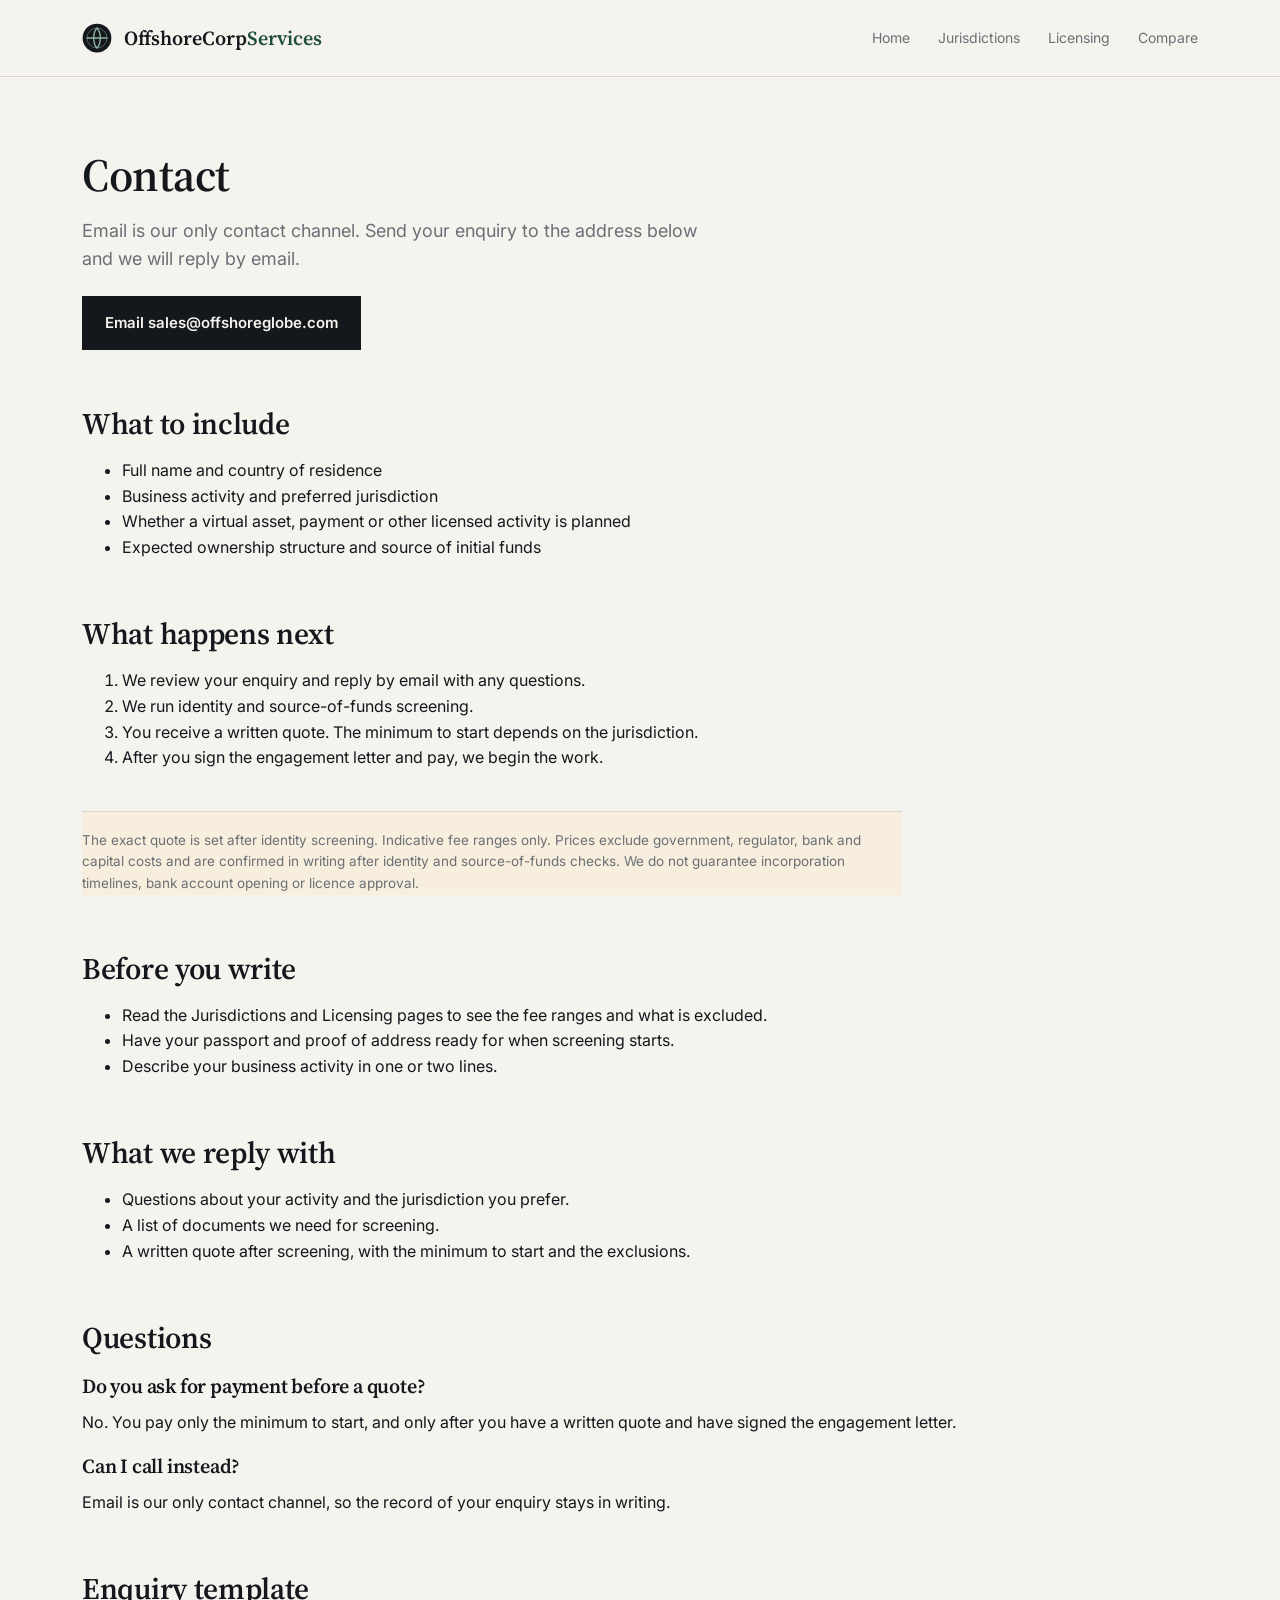
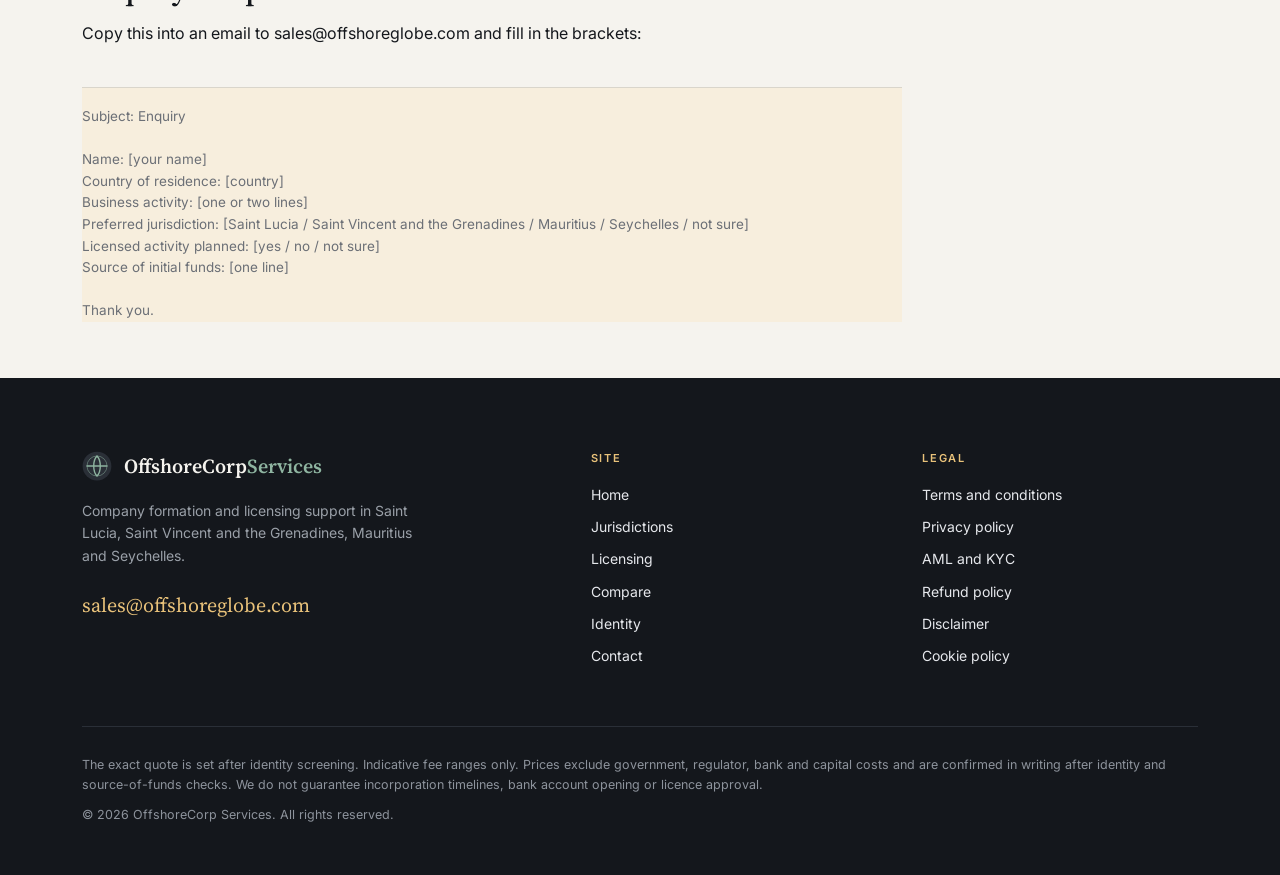
<file: contact.html>
<!doctype html><html lang="en"><head><meta charset="utf-8"><meta name="viewport" content="width=device-width,initial-scale=1"><link rel="preconnect" href="https://fonts.googleapis.com"><link href="https://fonts.googleapis.com/css2?family=Source+Serif+4:wght@500;600&family=Inter:wght@400;500;600&display=swap" rel="stylesheet"><title>Contact | OffshoreCorp Services</title><link rel="stylesheet" href="style.css"></head><body><header class="top"><div class="wrap"><a class="brand" href="index.html"><svg viewBox="0 0 48 48" xmlns="http://www.w3.org/2000/svg" aria-hidden="true"><circle cx="24" cy="24" r="23" fill="#14171C"/><circle cx="24" cy="24" r="16" fill="none" stroke="#8FB5A1" stroke-width="1.4" opacity=".55"/><path d="M8 24h32M24 8c-7 7-7 25 0 32M24 8c7 7 7 25 0 32" fill="none" stroke="#8FB5A1" stroke-width="2.2" stroke-linecap="round"/></svg><span>OffshoreCorp<em>Services</em></span></a><nav><a href="index.html">Home</a><a href="jurisdictions.html">Jurisdictions</a><a href="licensing.html">Licensing</a><a href="compare.html">Compare</a></nav></div></header><main><div class="wrap inner"><h1>Contact</h1><p class="lead">Email is our only contact channel. Send your enquiry to the address below and we will reply by email.</p><div class="btns"><a class="btn-primary" href="mailto:sales@offshoreglobe.com?subject=Enquiry">Email sales@offshoreglobe.com</a></div><h2>What to include</h2><ul><li>Full name and country of residence</li><li>Business activity and preferred jurisdiction</li><li>Whether a virtual asset, payment or other licensed activity is planned</li><li>Expected ownership structure and source of initial funds</li></ul><h2>What happens next</h2><ol><li>We review your enquiry and reply by email with any questions.</li><li>We run identity and source-of-funds screening.</li><li>You receive a written quote. The minimum to start depends on the jurisdiction.</li><li>After you sign the engagement letter and pay, we begin the work.</li></ol><div class="notice">The exact quote is set after identity screening. Indicative fee ranges only. Prices exclude government, regulator, bank and capital costs and are confirmed in writing after identity and source-of-funds checks. We do not guarantee incorporation timelines, bank account opening or licence approval.</div><h2>Before you write</h2><ul><li>Read the Jurisdictions and Licensing pages to see the fee ranges and what is excluded.</li><li>Have your passport and proof of address ready for when screening starts.</li><li>Describe your business activity in one or two lines.</li></ul><h2>What we reply with</h2><ul><li>Questions about your activity and the jurisdiction you prefer.</li><li>A list of documents we need for screening.</li><li>A written quote after screening, with the minimum to start and the exclusions.</li></ul><h2>Questions</h2><h3>Do you ask for payment before a quote?</h3><p>No. You pay only the minimum to start, and only after you have a written quote and have signed the engagement letter.</p><h3>Can I call instead?</h3><p>Email is our only contact channel, so the record of your enquiry stays in writing.</p><h2>Enquiry template</h2><p>Copy this into an email to sales@offshoreglobe.com and fill in the brackets:</p><div class="notice" style="white-space:pre-wrap;font-family:Inter,system-ui,sans-serif">Subject: Enquiry

Name: [your name]
Country of residence: [country]
Business activity: [one or two lines]
Preferred jurisdiction: [Saint Lucia / Saint Vincent and the Grenadines / Mauritius / Seychelles / not sure]
Licensed activity planned: [yes / no / not sure]
Source of initial funds: [one line]

Thank you.</div></div></main><footer class="foot"><div class="wrap"><div class="fgrid"><div class="fbrand"><a class="brand" href="index.html"><svg viewBox="0 0 48 48" xmlns="http://www.w3.org/2000/svg" aria-hidden="true"><circle cx="24" cy="24" r="23" fill="#14171C"/><circle cx="24" cy="24" r="16" fill="none" stroke="#8FB5A1" stroke-width="1.4" opacity=".55"/><path d="M8 24h32M24 8c-7 7-7 25 0 32M24 8c7 7 7 25 0 32" fill="none" stroke="#8FB5A1" stroke-width="2.2" stroke-linecap="round"/></svg><span>OffshoreCorp<em>Services</em></span></a><p class="fdesc">Company formation and licensing support in Saint Lucia, Saint Vincent and the Grenadines, Mauritius and Seychelles.</p><a class="fmail" href="mailto:sales@offshoreglobe.com">sales@offshoreglobe.com</a></div><div><h4>Site</h4><ul><li><a href="index.html">Home</a></li><li><a href="jurisdictions.html">Jurisdictions</a></li><li><a href="licensing.html">Licensing</a></li><li><a href="compare.html">Compare</a></li><li><a href="identity.html">Identity</a></li><li><a href="contact.html">Contact</a></li></ul></div><div><h4>Legal</h4><ul><li><a href="terms.html">Terms and conditions</a></li><li><a href="privacy.html">Privacy policy</a></li><li><a href="aml.html">AML and KYC</a></li><li><a href="refund.html">Refund policy</a></li><li><a href="disclaimer.html">Disclaimer</a></li><li><a href="cookies.html">Cookie policy</a></li></ul></div></div><div class="fbase"><p>The exact quote is set after identity screening. Indicative fee ranges only. Prices exclude government, regulator, bank and capital costs and are confirmed in writing after identity and source-of-funds checks. We do not guarantee incorporation timelines, bank account opening or licence approval.</p><p>&copy; 2026 OffshoreCorp Services. All rights reserved.</p></div></div></footer></body></html>
</file>
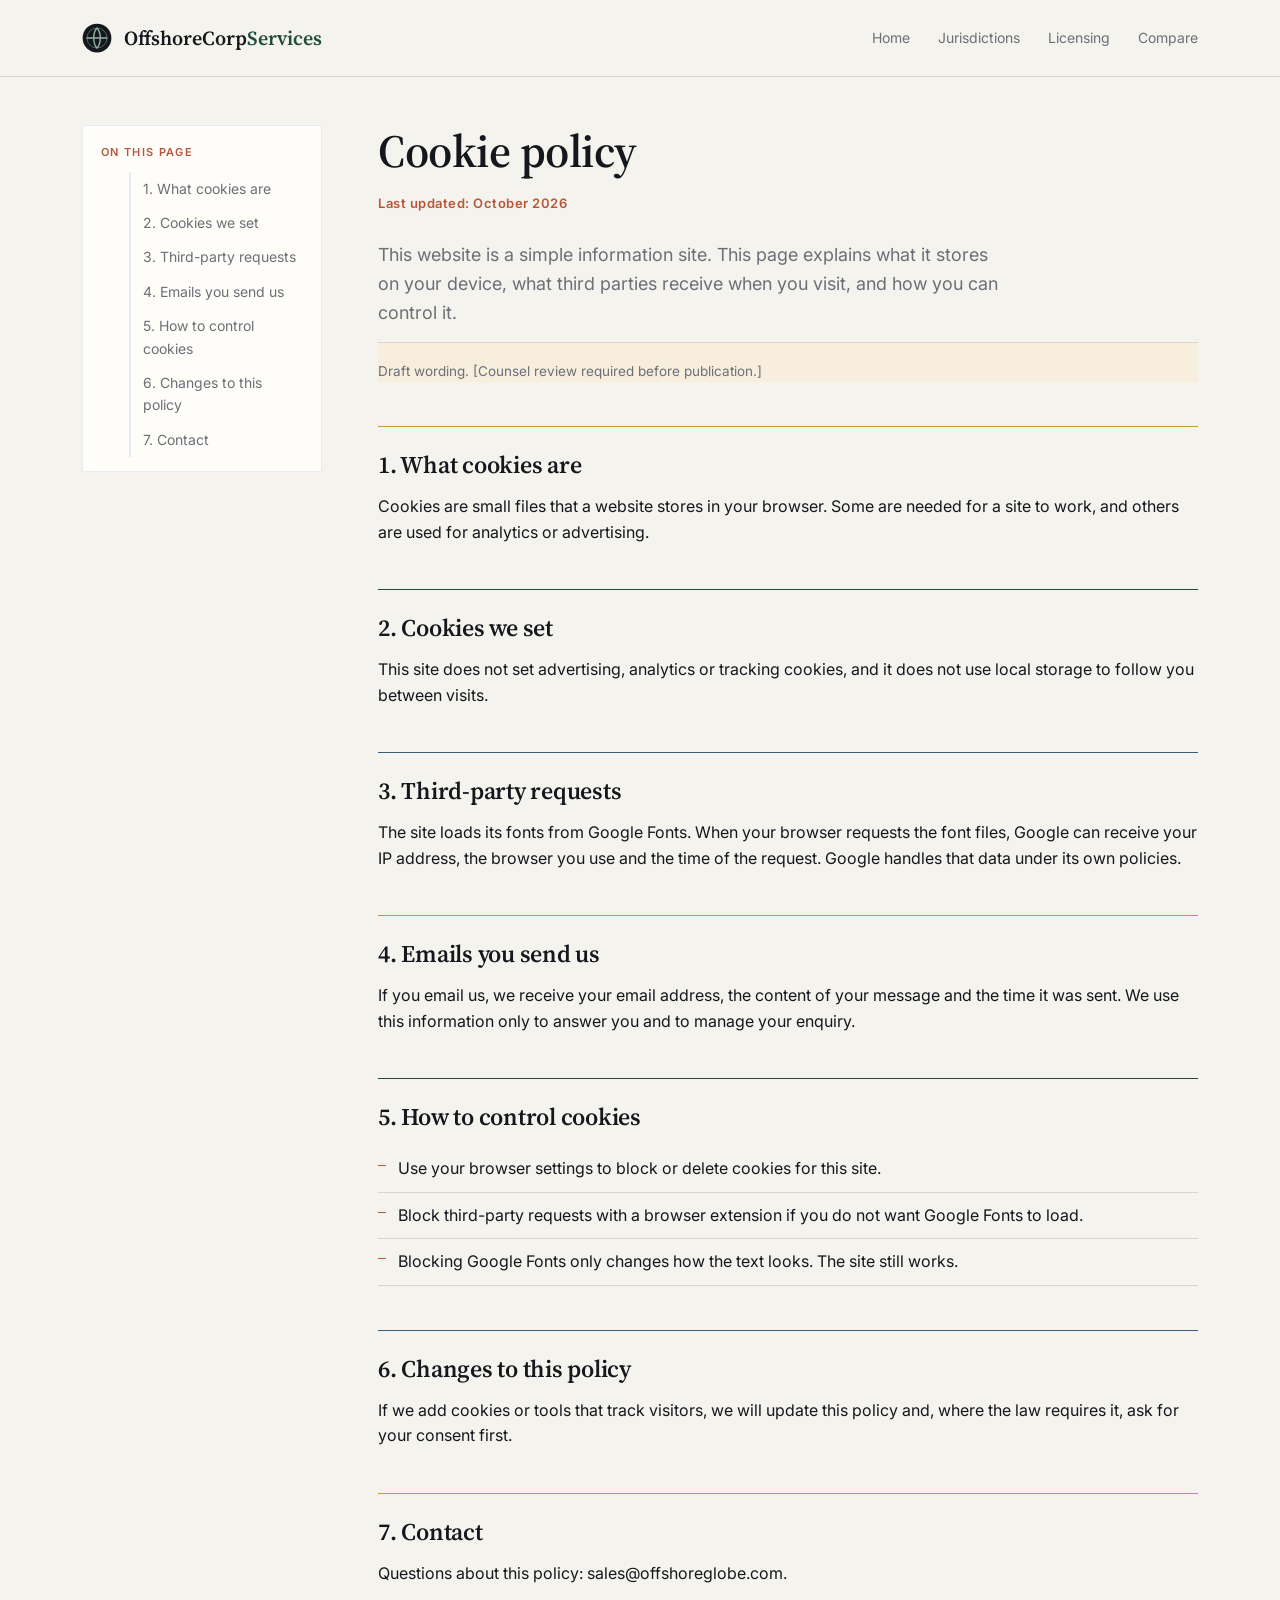
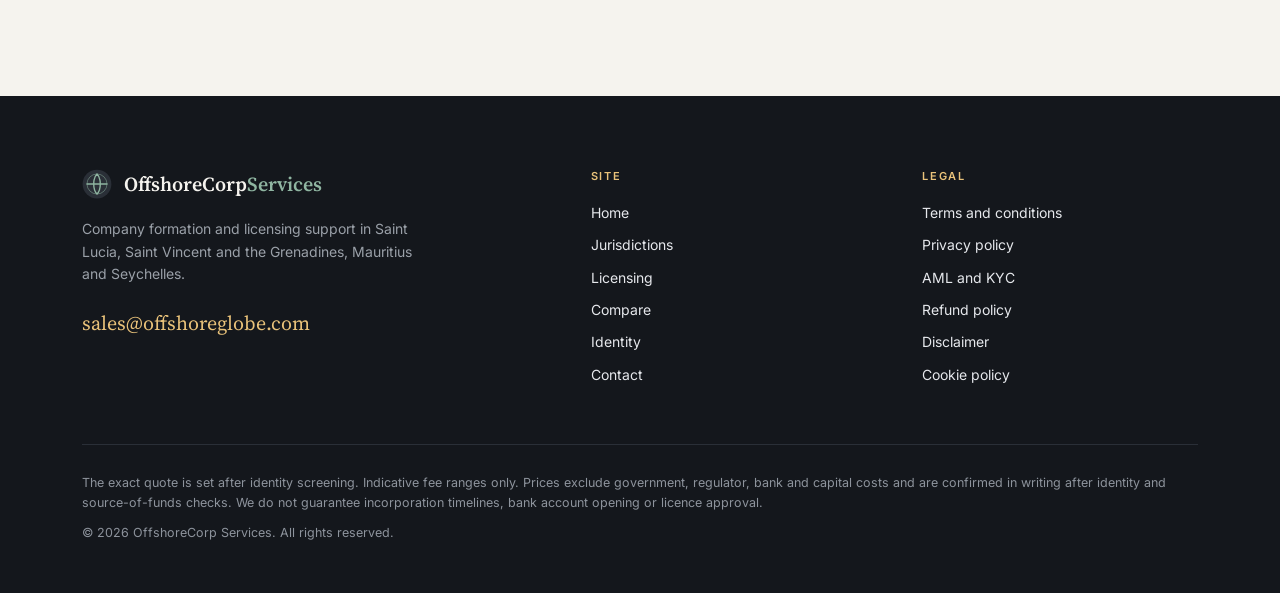
<file: cookies.html>
<!doctype html><html lang="en"><head><meta charset="utf-8"><meta name="viewport" content="width=device-width,initial-scale=1"><link rel="preconnect" href="https://fonts.googleapis.com"><link href="https://fonts.googleapis.com/css2?family=Source+Serif+4:wght@500;600&family=Inter:wght@400;500;600&display=swap" rel="stylesheet"><title>Cookie policy | OffshoreCorp Services</title><link rel="stylesheet" href="style.css"></head><body><header class="top"><div class="wrap"><a class="brand" href="index.html"><svg viewBox="0 0 48 48" xmlns="http://www.w3.org/2000/svg" aria-hidden="true"><circle cx="24" cy="24" r="23" fill="#14171C"/><circle cx="24" cy="24" r="16" fill="none" stroke="#8FB5A1" stroke-width="1.4" opacity=".55"/><path d="M8 24h32M24 8c-7 7-7 25 0 32M24 8c7 7 7 25 0 32" fill="none" stroke="#8FB5A1" stroke-width="2.2" stroke-linecap="round"/></svg><span>OffshoreCorp<em>Services</em></span></a><nav><a href="index.html">Home</a><a href="jurisdictions.html">Jurisdictions</a><a href="licensing.html">Licensing</a><a href="compare.html">Compare</a></nav></div></header><main><div class="wrap inner"><div class="legal-layout"><nav class="toc" aria-label="On this page"><p class="toc-h">On this page</p><ol><li><a href="#cookies-s0">1. What cookies are</a></li><li><a href="#cookies-s1">2. Cookies we set</a></li><li><a href="#cookies-s2">3. Third-party requests</a></li><li><a href="#cookies-s3">4. Emails you send us</a></li><li><a href="#cookies-s4">5. How to control cookies</a></li><li><a href="#cookies-s5">6. Changes to this policy</a></li><li><a href="#cookies-s6">7. Contact</a></li></ol></nav><article class="legal"><h1>Cookie policy</h1><p class="meta">Last updated: October 2026</p><p class="lead">This website is a simple information site. This page explains what it stores on your device, what third parties receive when you visit, and how you can control it.</p><div class="notice">Draft wording. [Counsel review required before publication.]</div><h2 id="cookies-s0">1. What cookies are</h2><p>Cookies are small files that a website stores in your browser. Some are needed for a site to work, and others are used for analytics or advertising.</p><h2 id="cookies-s1">2. Cookies we set</h2><p>This site does not set advertising, analytics or tracking cookies, and it does not use local storage to follow you between visits.</p><h2 id="cookies-s2">3. Third-party requests</h2><p>The site loads its fonts from Google Fonts. When your browser requests the font files, Google can receive your IP address, the browser you use and the time of the request. Google handles that data under its own policies.</p><h2 id="cookies-s3">4. Emails you send us</h2><p>If you email us, we receive your email address, the content of your message and the time it was sent. We use this information only to answer you and to manage your enquiry.</p><h2 id="cookies-s4">5. How to control cookies</h2><ul><li>Use your browser settings to block or delete cookies for this site.</li><li>Block third-party requests with a browser extension if you do not want Google Fonts to load.</li><li>Blocking Google Fonts only changes how the text looks. The site still works.</li></ul><h2 id="cookies-s5">6. Changes to this policy</h2><p>If we add cookies or tools that track visitors, we will update this policy and, where the law requires it, ask for your consent first.</p><h2 id="cookies-s6">7. Contact</h2><p>Questions about this policy: sales@offshoreglobe.com.</p></article></div></div></main><footer class="foot"><div class="wrap"><div class="fgrid"><div class="fbrand"><a class="brand" href="index.html"><svg viewBox="0 0 48 48" xmlns="http://www.w3.org/2000/svg" aria-hidden="true"><circle cx="24" cy="24" r="23" fill="#14171C"/><circle cx="24" cy="24" r="16" fill="none" stroke="#8FB5A1" stroke-width="1.4" opacity=".55"/><path d="M8 24h32M24 8c-7 7-7 25 0 32M24 8c7 7 7 25 0 32" fill="none" stroke="#8FB5A1" stroke-width="2.2" stroke-linecap="round"/></svg><span>OffshoreCorp<em>Services</em></span></a><p class="fdesc">Company formation and licensing support in Saint Lucia, Saint Vincent and the Grenadines, Mauritius and Seychelles.</p><a class="fmail" href="mailto:sales@offshoreglobe.com">sales@offshoreglobe.com</a></div><div><h4>Site</h4><ul><li><a href="index.html">Home</a></li><li><a href="jurisdictions.html">Jurisdictions</a></li><li><a href="licensing.html">Licensing</a></li><li><a href="compare.html">Compare</a></li><li><a href="identity.html">Identity</a></li><li><a href="contact.html">Contact</a></li></ul></div><div><h4>Legal</h4><ul><li><a href="terms.html">Terms and conditions</a></li><li><a href="privacy.html">Privacy policy</a></li><li><a href="aml.html">AML and KYC</a></li><li><a href="refund.html">Refund policy</a></li><li><a href="disclaimer.html">Disclaimer</a></li><li><a href="cookies.html">Cookie policy</a></li></ul></div></div><div class="fbase"><p>The exact quote is set after identity screening. Indicative fee ranges only. Prices exclude government, regulator, bank and capital costs and are confirmed in writing after identity and source-of-funds checks. We do not guarantee incorporation timelines, bank account opening or licence approval.</p><p>&copy; 2026 OffshoreCorp Services. All rights reserved.</p></div></div></footer></body></html>
</file>
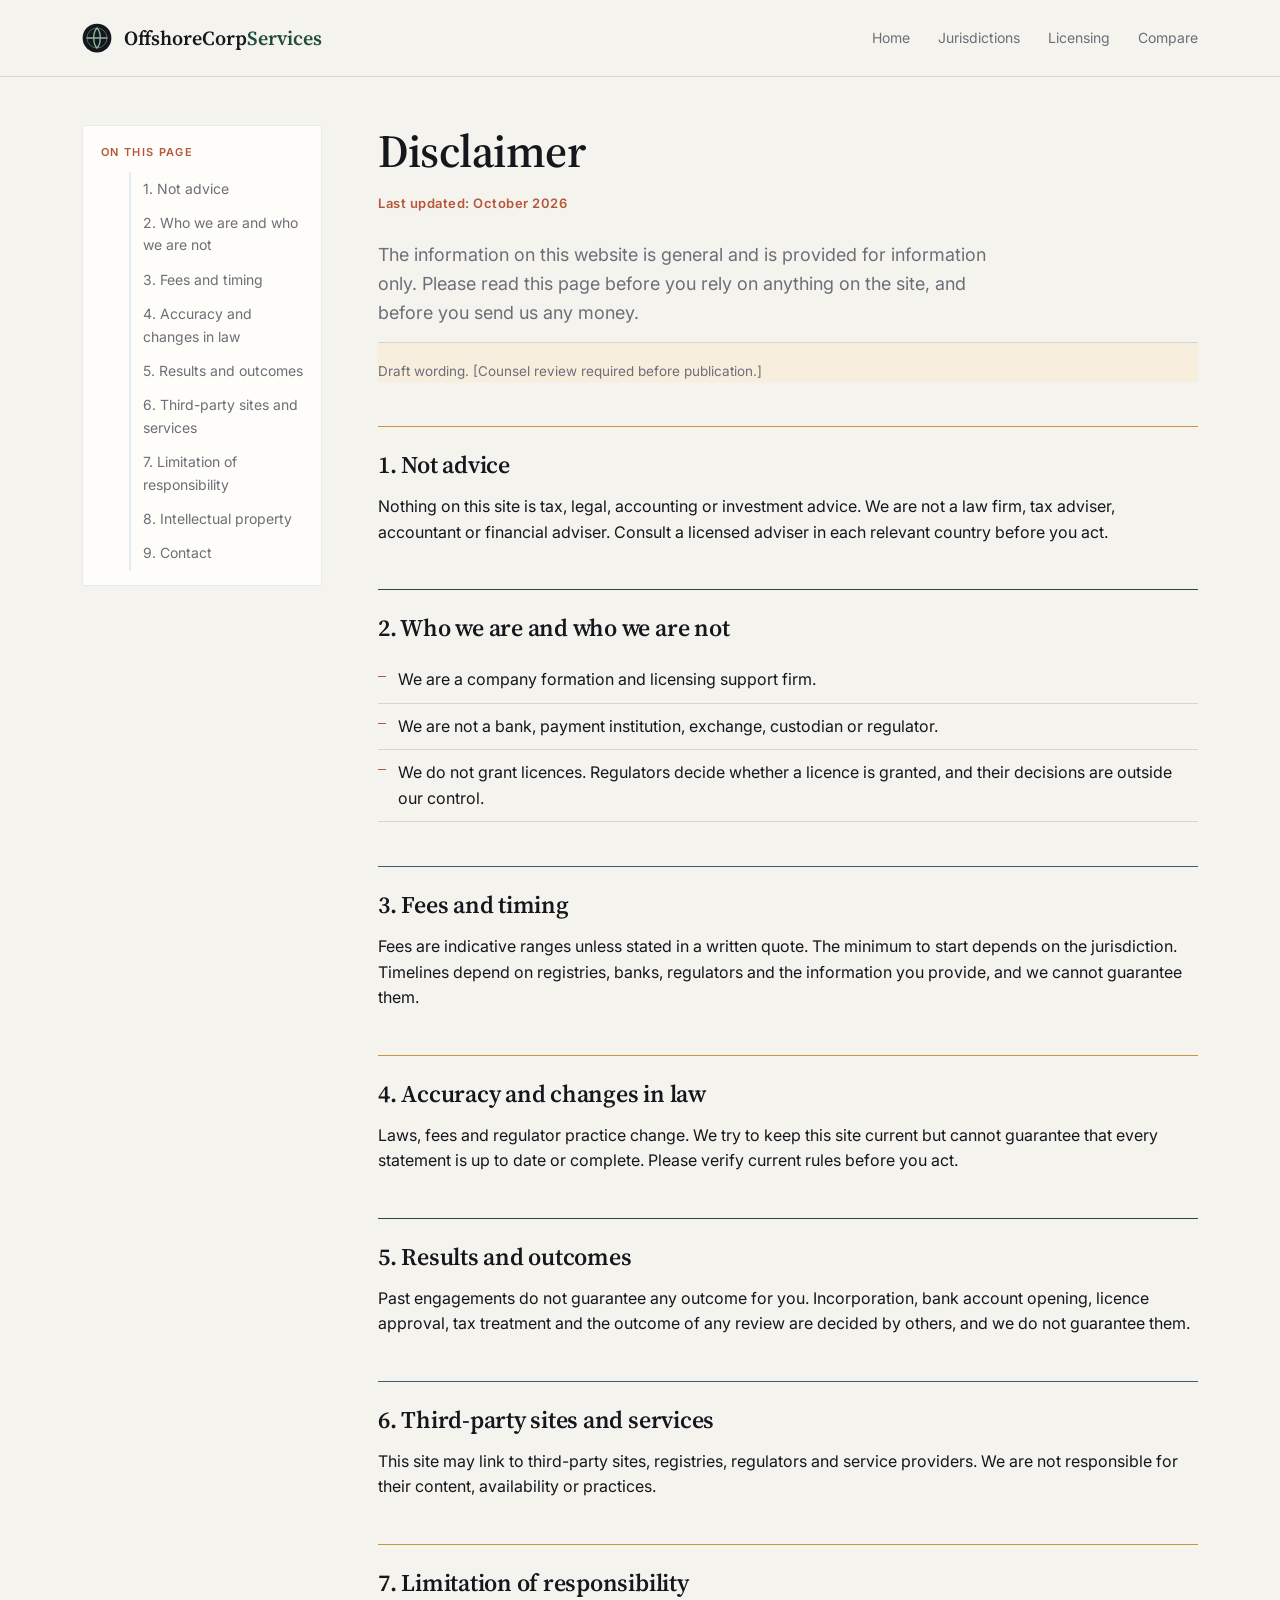
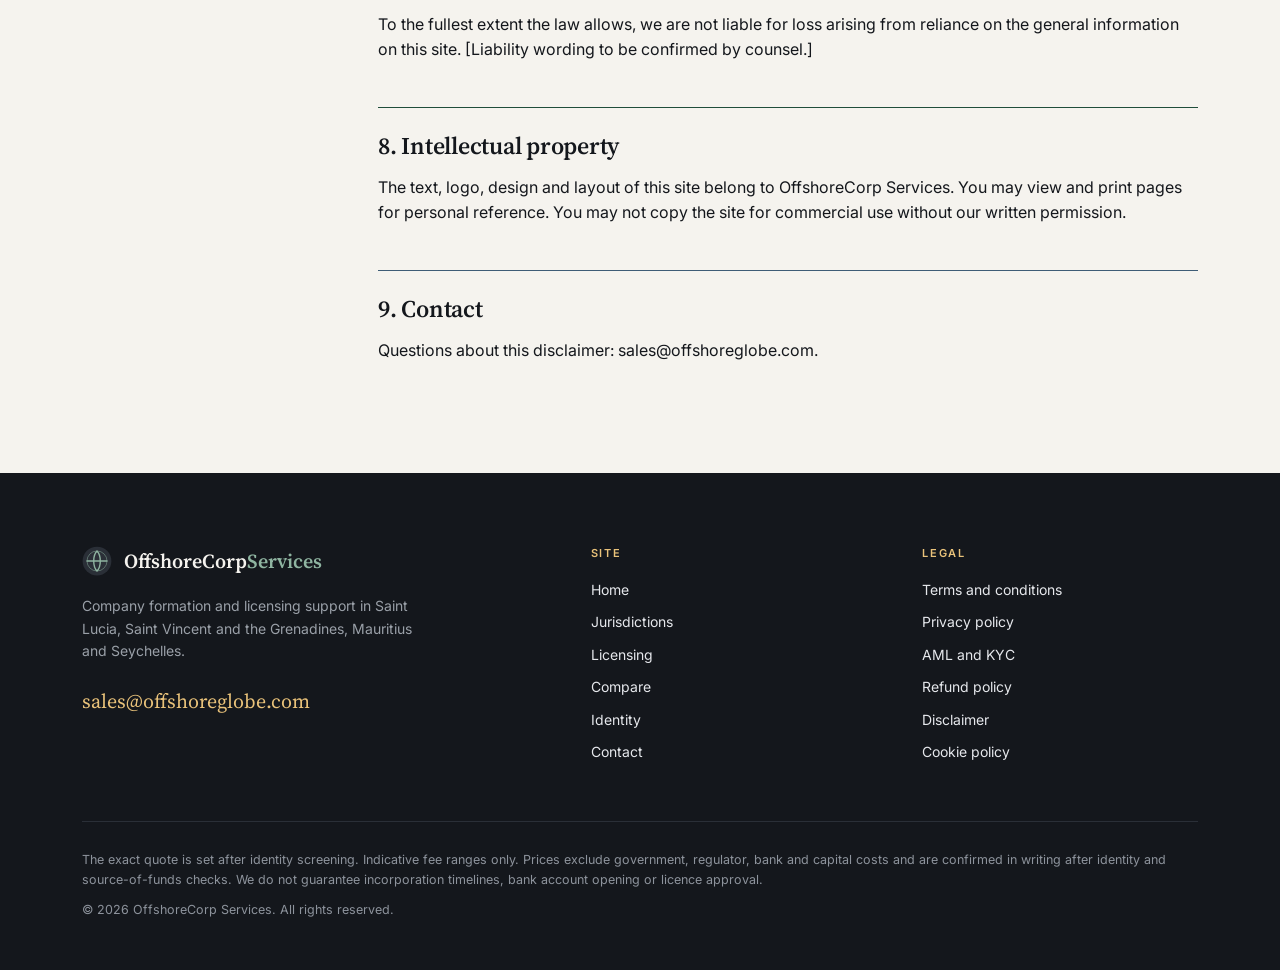
<file: disclaimer.html>
<!doctype html><html lang="en"><head><meta charset="utf-8"><meta name="viewport" content="width=device-width,initial-scale=1"><link rel="preconnect" href="https://fonts.googleapis.com"><link href="https://fonts.googleapis.com/css2?family=Source+Serif+4:wght@500;600&family=Inter:wght@400;500;600&display=swap" rel="stylesheet"><title>Disclaimer | OffshoreCorp Services</title><link rel="stylesheet" href="style.css"></head><body><header class="top"><div class="wrap"><a class="brand" href="index.html"><svg viewBox="0 0 48 48" xmlns="http://www.w3.org/2000/svg" aria-hidden="true"><circle cx="24" cy="24" r="23" fill="#14171C"/><circle cx="24" cy="24" r="16" fill="none" stroke="#8FB5A1" stroke-width="1.4" opacity=".55"/><path d="M8 24h32M24 8c-7 7-7 25 0 32M24 8c7 7 7 25 0 32" fill="none" stroke="#8FB5A1" stroke-width="2.2" stroke-linecap="round"/></svg><span>OffshoreCorp<em>Services</em></span></a><nav><a href="index.html">Home</a><a href="jurisdictions.html">Jurisdictions</a><a href="licensing.html">Licensing</a><a href="compare.html">Compare</a></nav></div></header><main><div class="wrap inner"><div class="legal-layout"><nav class="toc" aria-label="On this page"><p class="toc-h">On this page</p><ol><li><a href="#disclaimer-s0">1. Not advice</a></li><li><a href="#disclaimer-s1">2. Who we are and who we are not</a></li><li><a href="#disclaimer-s2">3. Fees and timing</a></li><li><a href="#disclaimer-s3">4. Accuracy and changes in law</a></li><li><a href="#disclaimer-s4">5. Results and outcomes</a></li><li><a href="#disclaimer-s5">6. Third-party sites and services</a></li><li><a href="#disclaimer-s6">7. Limitation of responsibility</a></li><li><a href="#disclaimer-s7">8. Intellectual property</a></li><li><a href="#disclaimer-s8">9. Contact</a></li></ol></nav><article class="legal"><h1>Disclaimer</h1><p class="meta">Last updated: October 2026</p><p class="lead">The information on this website is general and is provided for information only. Please read this page before you rely on anything on the site, and before you send us any money.</p><div class="notice">Draft wording. [Counsel review required before publication.]</div><h2 id="disclaimer-s0">1. Not advice</h2><p>Nothing on this site is tax, legal, accounting or investment advice. We are not a law firm, tax adviser, accountant or financial adviser. Consult a licensed adviser in each relevant country before you act.</p><h2 id="disclaimer-s1">2. Who we are and who we are not</h2><ul><li>We are a company formation and licensing support firm.</li><li>We are not a bank, payment institution, exchange, custodian or regulator.</li><li>We do not grant licences. Regulators decide whether a licence is granted, and their decisions are outside our control.</li></ul><h2 id="disclaimer-s2">3. Fees and timing</h2><p>Fees are indicative ranges unless stated in a written quote. The minimum to start depends on the jurisdiction. Timelines depend on registries, banks, regulators and the information you provide, and we cannot guarantee them.</p><h2 id="disclaimer-s3">4. Accuracy and changes in law</h2><p>Laws, fees and regulator practice change. We try to keep this site current but cannot guarantee that every statement is up to date or complete. Please verify current rules before you act.</p><h2 id="disclaimer-s4">5. Results and outcomes</h2><p>Past engagements do not guarantee any outcome for you. Incorporation, bank account opening, licence approval, tax treatment and the outcome of any review are decided by others, and we do not guarantee them.</p><h2 id="disclaimer-s5">6. Third-party sites and services</h2><p>This site may link to third-party sites, registries, regulators and service providers. We are not responsible for their content, availability or practices.</p><h2 id="disclaimer-s6">7. Limitation of responsibility</h2><p>To the fullest extent the law allows, we are not liable for loss arising from reliance on the general information on this site. [Liability wording to be confirmed by counsel.]</p><h2 id="disclaimer-s7">8. Intellectual property</h2><p>The text, logo, design and layout of this site belong to OffshoreCorp Services. You may view and print pages for personal reference. You may not copy the site for commercial use without our written permission.</p><h2 id="disclaimer-s8">9. Contact</h2><p>Questions about this disclaimer: sales@offshoreglobe.com.</p></article></div></div></main><footer class="foot"><div class="wrap"><div class="fgrid"><div class="fbrand"><a class="brand" href="index.html"><svg viewBox="0 0 48 48" xmlns="http://www.w3.org/2000/svg" aria-hidden="true"><circle cx="24" cy="24" r="23" fill="#14171C"/><circle cx="24" cy="24" r="16" fill="none" stroke="#8FB5A1" stroke-width="1.4" opacity=".55"/><path d="M8 24h32M24 8c-7 7-7 25 0 32M24 8c7 7 7 25 0 32" fill="none" stroke="#8FB5A1" stroke-width="2.2" stroke-linecap="round"/></svg><span>OffshoreCorp<em>Services</em></span></a><p class="fdesc">Company formation and licensing support in Saint Lucia, Saint Vincent and the Grenadines, Mauritius and Seychelles.</p><a class="fmail" href="mailto:sales@offshoreglobe.com">sales@offshoreglobe.com</a></div><div><h4>Site</h4><ul><li><a href="index.html">Home</a></li><li><a href="jurisdictions.html">Jurisdictions</a></li><li><a href="licensing.html">Licensing</a></li><li><a href="compare.html">Compare</a></li><li><a href="identity.html">Identity</a></li><li><a href="contact.html">Contact</a></li></ul></div><div><h4>Legal</h4><ul><li><a href="terms.html">Terms and conditions</a></li><li><a href="privacy.html">Privacy policy</a></li><li><a href="aml.html">AML and KYC</a></li><li><a href="refund.html">Refund policy</a></li><li><a href="disclaimer.html">Disclaimer</a></li><li><a href="cookies.html">Cookie policy</a></li></ul></div></div><div class="fbase"><p>The exact quote is set after identity screening. Indicative fee ranges only. Prices exclude government, regulator, bank and capital costs and are confirmed in writing after identity and source-of-funds checks. We do not guarantee incorporation timelines, bank account opening or licence approval.</p><p>&copy; 2026 OffshoreCorp Services. All rights reserved.</p></div></div></footer></body></html>
</file>
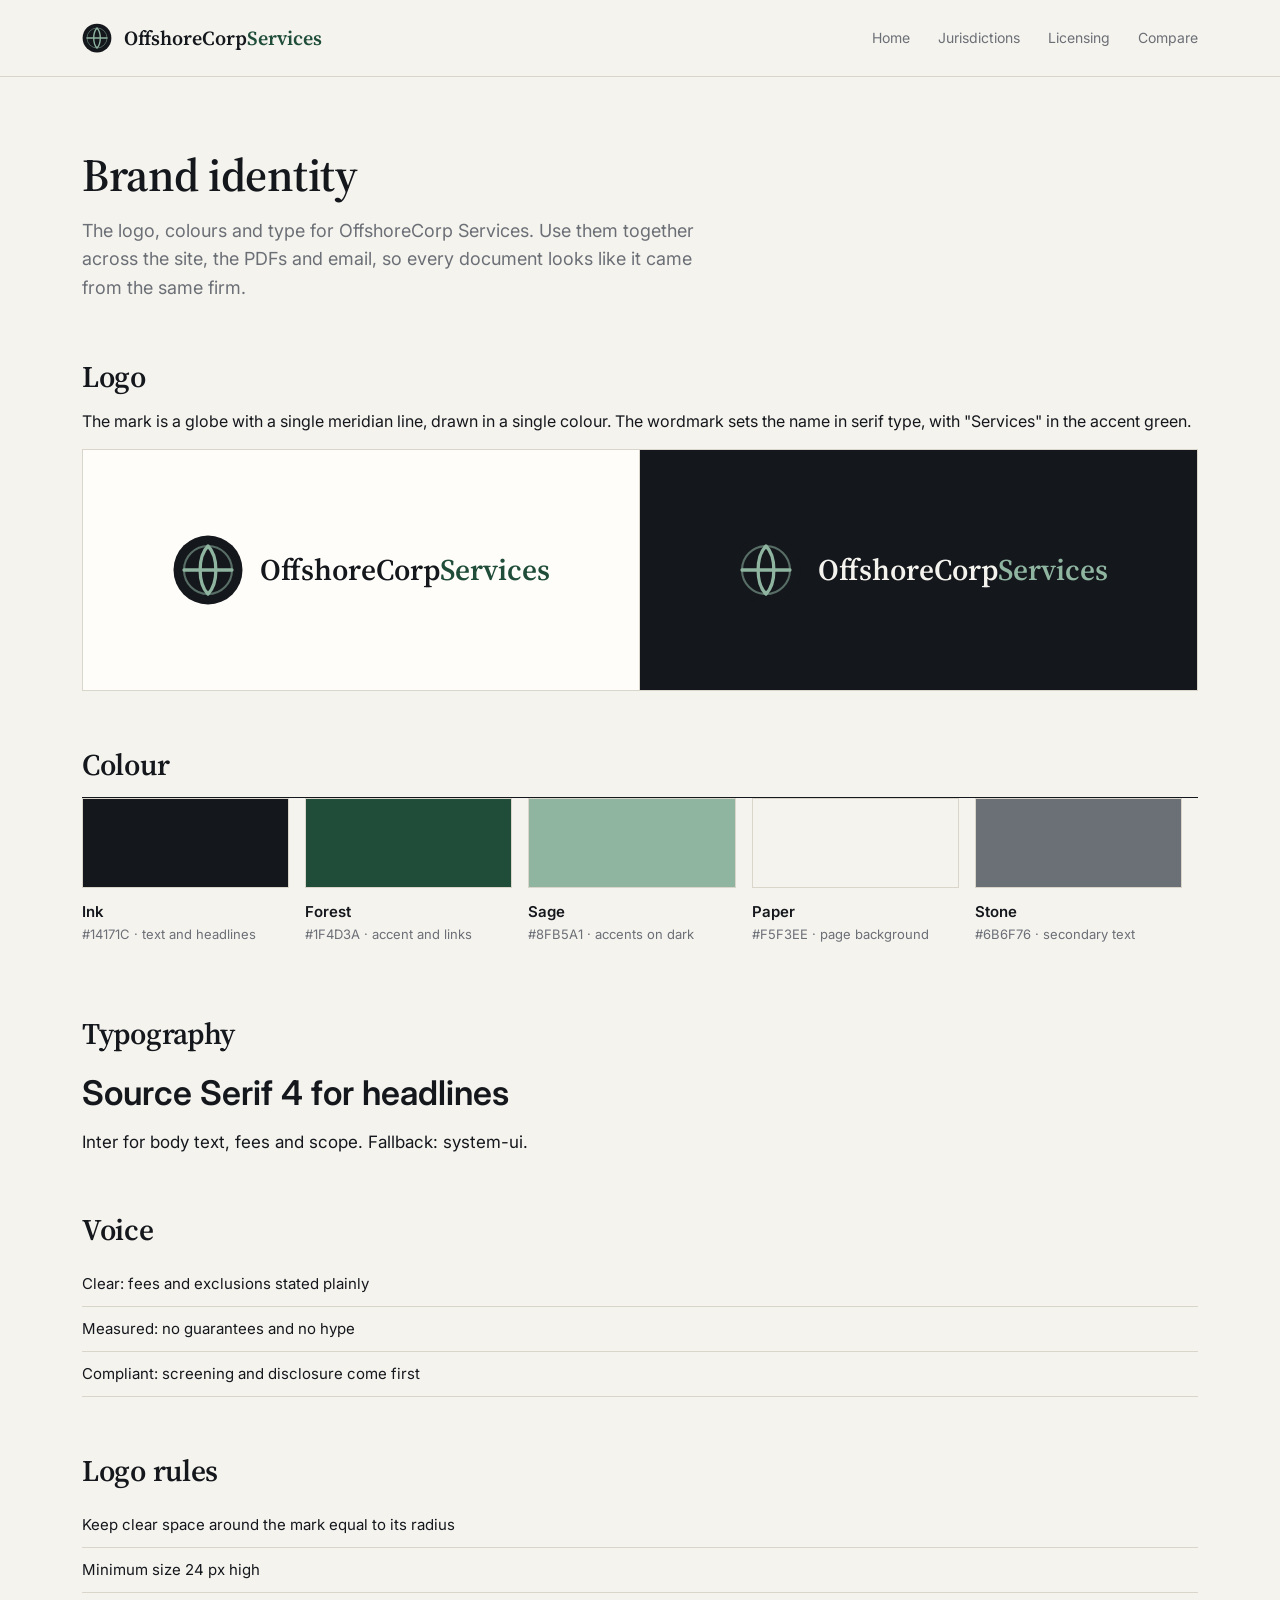
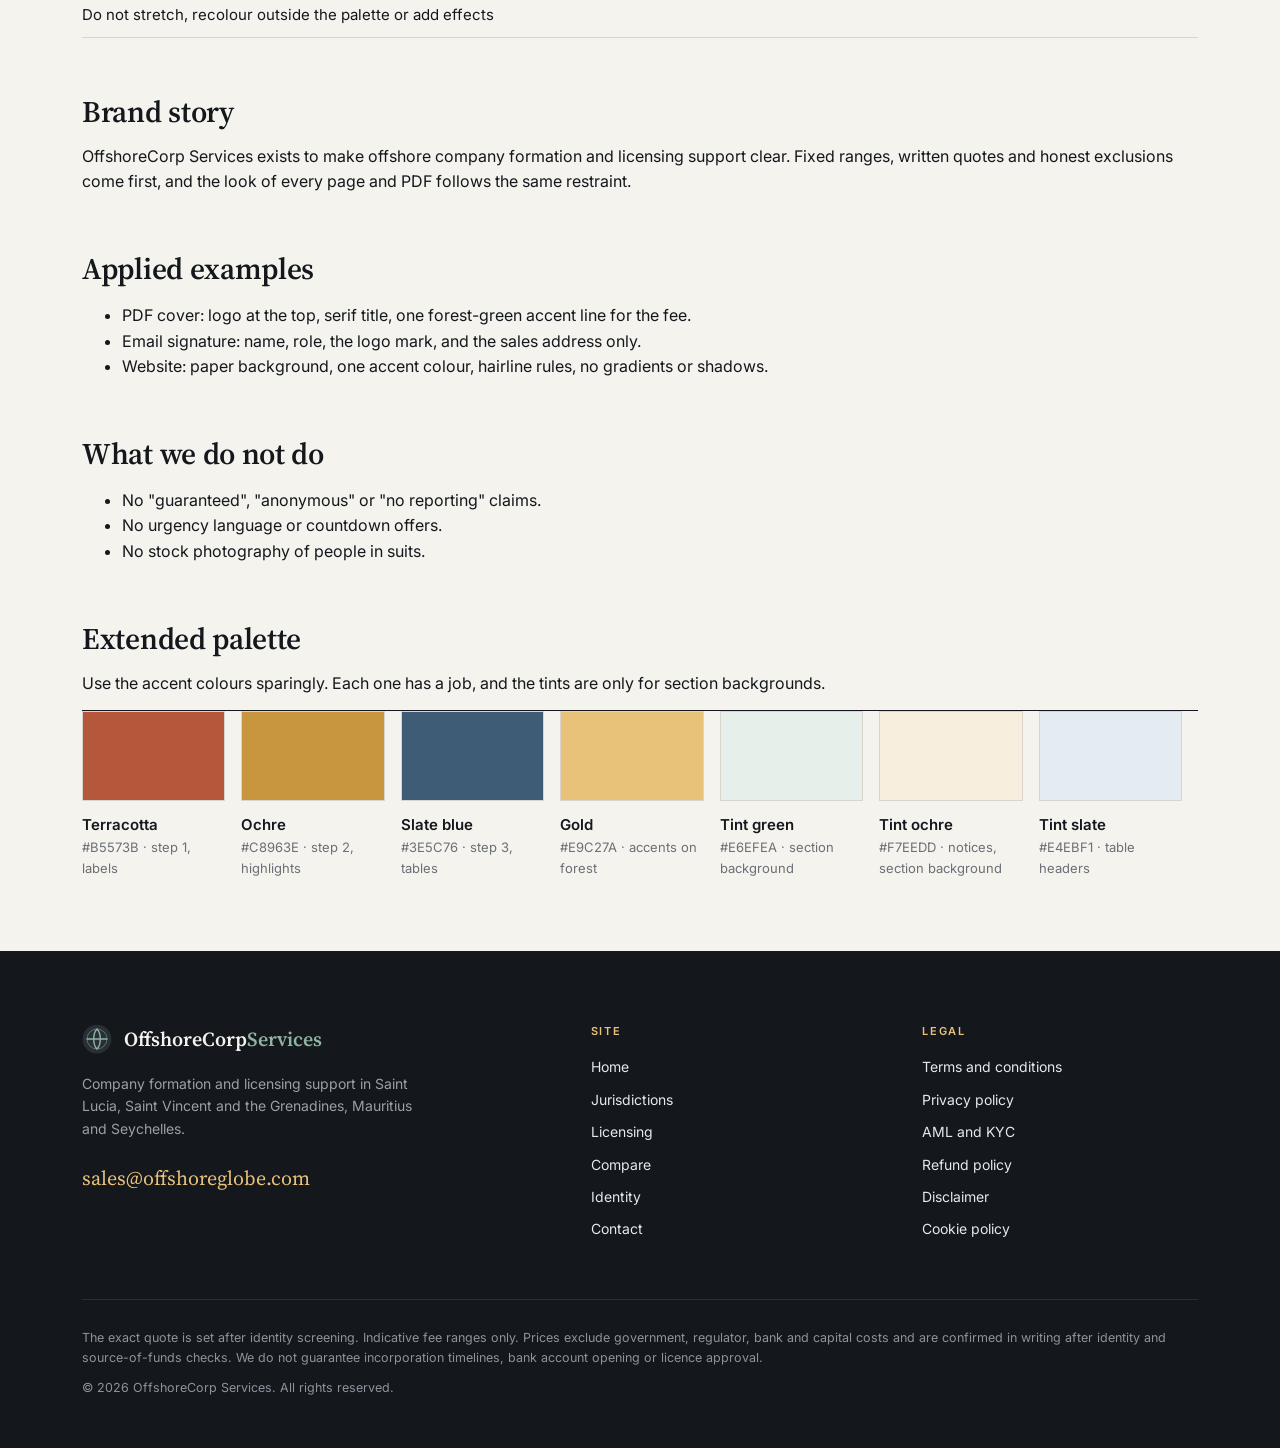
<file: identity.html>
<!doctype html><html lang="en"><head><meta charset="utf-8"><meta name="viewport" content="width=device-width,initial-scale=1"><link rel="preconnect" href="https://fonts.googleapis.com"><link href="https://fonts.googleapis.com/css2?family=Source+Serif+4:wght@500;600&family=Inter:wght@400;500;600&display=swap" rel="stylesheet"><title>Identity | OffshoreCorp Services</title><link rel="stylesheet" href="style.css"></head><body><header class="top"><div class="wrap"><a class="brand" href="index.html"><svg viewBox="0 0 48 48" xmlns="http://www.w3.org/2000/svg" aria-hidden="true"><circle cx="24" cy="24" r="23" fill="#14171C"/><circle cx="24" cy="24" r="16" fill="none" stroke="#8FB5A1" stroke-width="1.4" opacity=".55"/><path d="M8 24h32M24 8c-7 7-7 25 0 32M24 8c7 7 7 25 0 32" fill="none" stroke="#8FB5A1" stroke-width="2.2" stroke-linecap="round"/></svg><span>OffshoreCorp<em>Services</em></span></a><nav><a href="index.html">Home</a><a href="jurisdictions.html">Jurisdictions</a><a href="licensing.html">Licensing</a><a href="compare.html">Compare</a></nav></div></header><main><div class="wrap inner"><h1>Brand identity</h1><p class="lead">The logo, colours and type for OffshoreCorp Services. Use them together across the site, the PDFs and email, so every document looks like it came from the same firm.</p><h2>Logo</h2><p>The mark is a globe with a single meridian line, drawn in a single colour. The wordmark sets the name in serif type, with "Services" in the accent green.</p><div class="idrow"><div class="idcard light"><svg viewBox="0 0 48 48" xmlns="http://www.w3.org/2000/svg" aria-hidden="true"><circle cx="24" cy="24" r="23" fill="#14171C"/><circle cx="24" cy="24" r="16" fill="none" stroke="#8FB5A1" stroke-width="1.4" opacity=".55"/><path d="M8 24h32M24 8c-7 7-7 25 0 32M24 8c7 7 7 25 0 32" fill="none" stroke="#8FB5A1" stroke-width="2.2" stroke-linecap="round"/></svg><span class="wm">OffshoreCorp<em>Services</em></span></div><div class="idcard dark"><svg viewBox="0 0 48 48" xmlns="http://www.w3.org/2000/svg" aria-hidden="true"><circle cx="24" cy="24" r="23" fill="#14171C"/><circle cx="24" cy="24" r="16" fill="none" stroke="#8FB5A1" stroke-width="1.4" opacity=".55"/><path d="M8 24h32M24 8c-7 7-7 25 0 32M24 8c7 7 7 25 0 32" fill="none" stroke="#8FB5A1" stroke-width="2.2" stroke-linecap="round"/></svg><span class="wm">OffshoreCorp<em>Services</em></span></div></div><h2>Colour</h2><div class="swatches"><div class="sw"><div class="c" style="background:#14171C"></div><div class="t"><b>Ink</b>#14171C &middot; text and headlines</div></div><div class="sw"><div class="c" style="background:#1F4D3A"></div><div class="t"><b>Forest</b>#1F4D3A &middot; accent and links</div></div><div class="sw"><div class="c" style="background:#8FB5A1"></div><div class="t"><b>Sage</b>#8FB5A1 &middot; accents on dark</div></div><div class="sw"><div class="c" style="background:#F5F3EE"></div><div class="t"><b>Paper</b>#F5F3EE &middot; page background</div></div><div class="sw"><div class="c" style="background:#6B6F76"></div><div class="t"><b>Stone</b>#6B6F76 &middot; secondary text</div></div></div><h2>Typography</h2><p style="font-family:Source Serif 4,Georgia,serif;font-size:34px;font-weight:600;margin:0 0 8px;color:#14171C">Source Serif 4 for headlines</p><p style="font-size:17px;margin:0 0 20px">Inter for body text, fees and scope. Fallback: system-ui.</p><h2>Voice</h2><ul class="check"><li>Clear: fees and exclusions stated plainly</li><li>Measured: no guarantees and no hype</li><li>Compliant: screening and disclosure come first</li></ul><h2>Logo rules</h2><ul class="check"><li>Keep clear space around the mark equal to its radius</li><li>Minimum size 24 px high</li><li>Do not stretch, recolour outside the palette or add effects</li></ul><h2>Brand story</h2><p>OffshoreCorp Services exists to make offshore company formation and licensing support clear. Fixed ranges, written quotes and honest exclusions come first, and the look of every page and PDF follows the same restraint.</p><h2>Applied examples</h2><ul><li>PDF cover: logo at the top, serif title, one forest-green accent line for the fee.</li><li>Email signature: name, role, the logo mark, and the sales address only.</li><li>Website: paper background, one accent colour, hairline rules, no gradients or shadows.</li></ul><h2>What we do not do</h2><ul><li>No "guaranteed", "anonymous" or "no reporting" claims.</li><li>No urgency language or countdown offers.</li><li>No stock photography of people in suits.</li></ul><h2>Extended palette</h2><p>Use the accent colours sparingly. Each one has a job, and the tints are only for section backgrounds.</p><div class="swatches"><div class="sw"><div class="c" style="background:#B5573B"></div><div class="t"><b>Terracotta</b>#B5573B &middot; step 1, labels</div></div><div class="sw"><div class="c" style="background:#C8963E"></div><div class="t"><b>Ochre</b>#C8963E &middot; step 2, highlights</div></div><div class="sw"><div class="c" style="background:#3E5C76"></div><div class="t"><b>Slate blue</b>#3E5C76 &middot; step 3, tables</div></div><div class="sw"><div class="c" style="background:#E9C27A"></div><div class="t"><b>Gold</b>#E9C27A &middot; accents on forest</div></div><div class="sw"><div class="c" style="background:#E6EFEA"></div><div class="t"><b>Tint green</b>#E6EFEA &middot; section background</div></div><div class="sw"><div class="c" style="background:#F7EEDD"></div><div class="t"><b>Tint ochre</b>#F7EEDD &middot; notices, section background</div></div><div class="sw"><div class="c" style="background:#E4EBF1"></div><div class="t"><b>Tint slate</b>#E4EBF1 &middot; table headers</div></div></div></div></main><footer class="foot"><div class="wrap"><div class="fgrid"><div class="fbrand"><a class="brand" href="index.html"><svg viewBox="0 0 48 48" xmlns="http://www.w3.org/2000/svg" aria-hidden="true"><circle cx="24" cy="24" r="23" fill="#14171C"/><circle cx="24" cy="24" r="16" fill="none" stroke="#8FB5A1" stroke-width="1.4" opacity=".55"/><path d="M8 24h32M24 8c-7 7-7 25 0 32M24 8c7 7 7 25 0 32" fill="none" stroke="#8FB5A1" stroke-width="2.2" stroke-linecap="round"/></svg><span>OffshoreCorp<em>Services</em></span></a><p class="fdesc">Company formation and licensing support in Saint Lucia, Saint Vincent and the Grenadines, Mauritius and Seychelles.</p><a class="fmail" href="mailto:sales@offshoreglobe.com">sales@offshoreglobe.com</a></div><div><h4>Site</h4><ul><li><a href="index.html">Home</a></li><li><a href="jurisdictions.html">Jurisdictions</a></li><li><a href="licensing.html">Licensing</a></li><li><a href="compare.html">Compare</a></li><li><a href="identity.html">Identity</a></li><li><a href="contact.html">Contact</a></li></ul></div><div><h4>Legal</h4><ul><li><a href="terms.html">Terms and conditions</a></li><li><a href="privacy.html">Privacy policy</a></li><li><a href="aml.html">AML and KYC</a></li><li><a href="refund.html">Refund policy</a></li><li><a href="disclaimer.html">Disclaimer</a></li><li><a href="cookies.html">Cookie policy</a></li></ul></div></div><div class="fbase"><p>The exact quote is set after identity screening. Indicative fee ranges only. Prices exclude government, regulator, bank and capital costs and are confirmed in writing after identity and source-of-funds checks. We do not guarantee incorporation timelines, bank account opening or licence approval.</p><p>&copy; 2026 OffshoreCorp Services. All rights reserved.</p></div></div></footer></body></html>
</file>
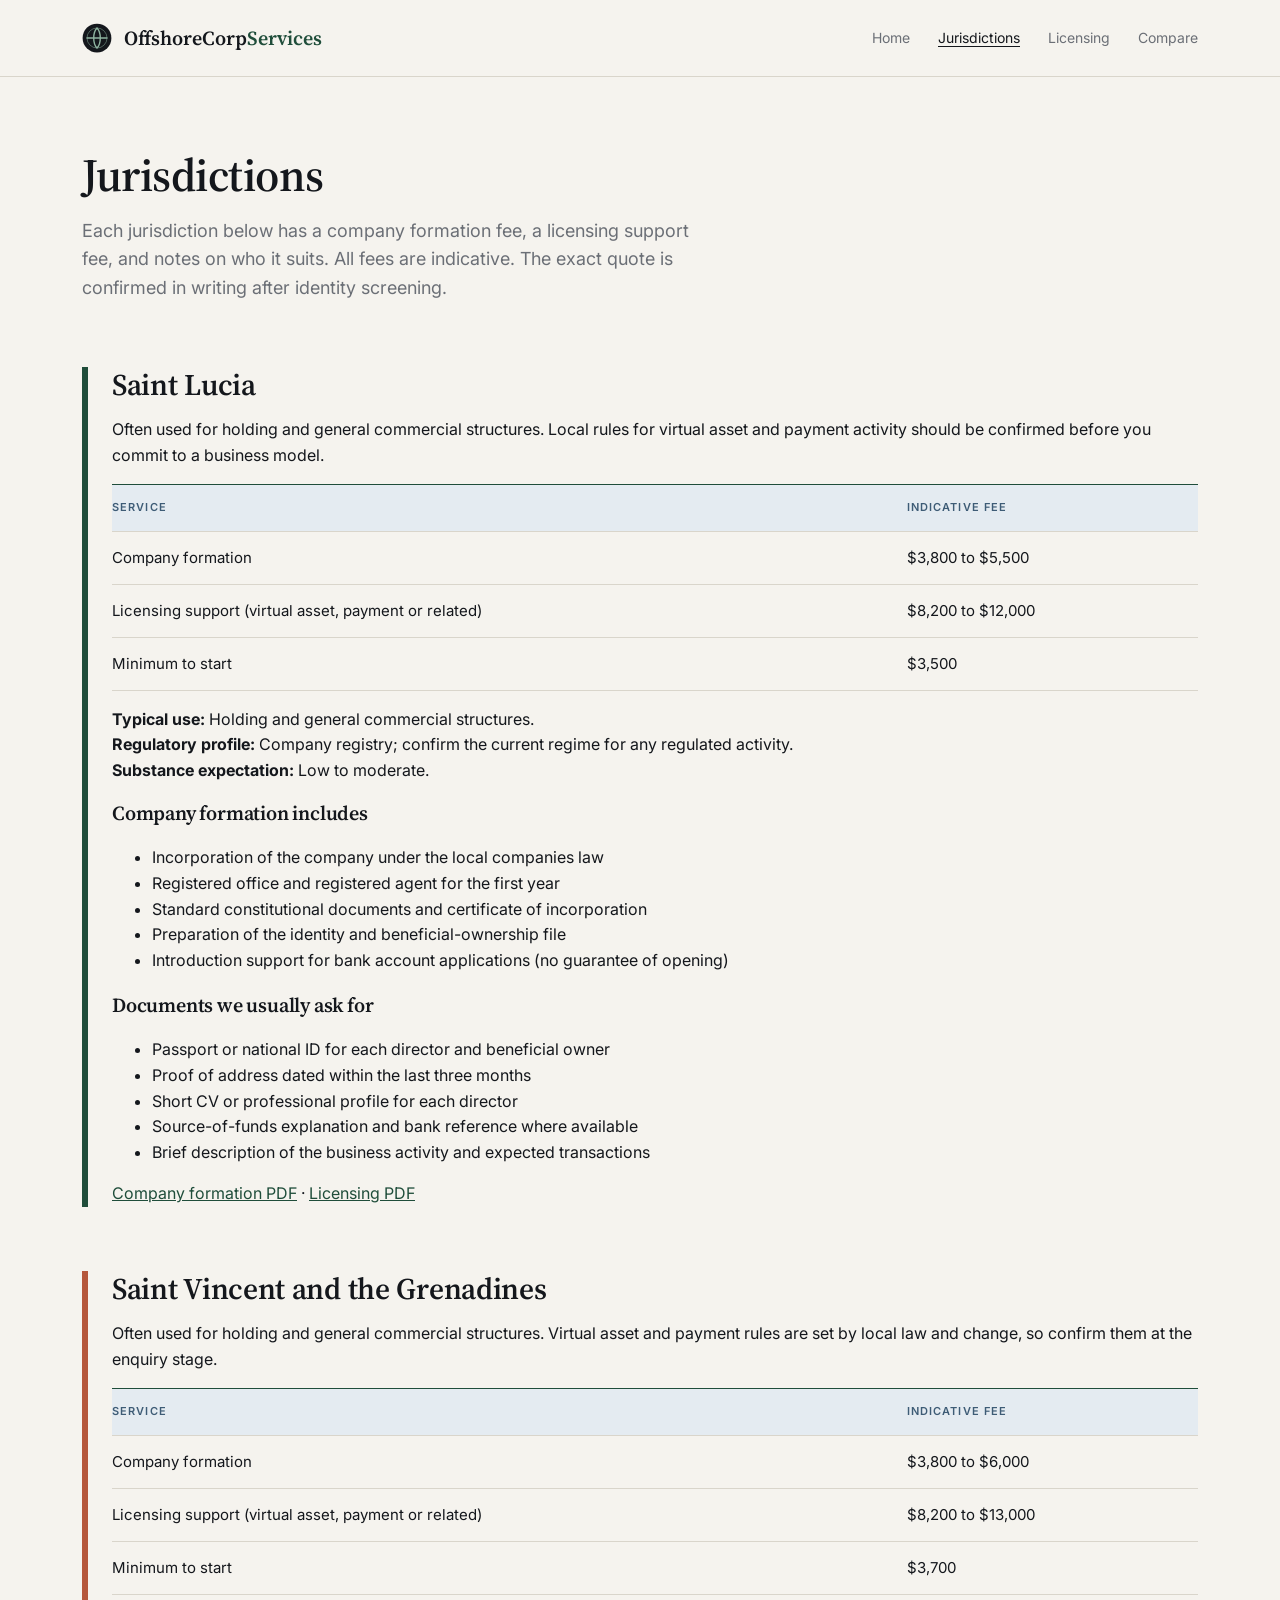
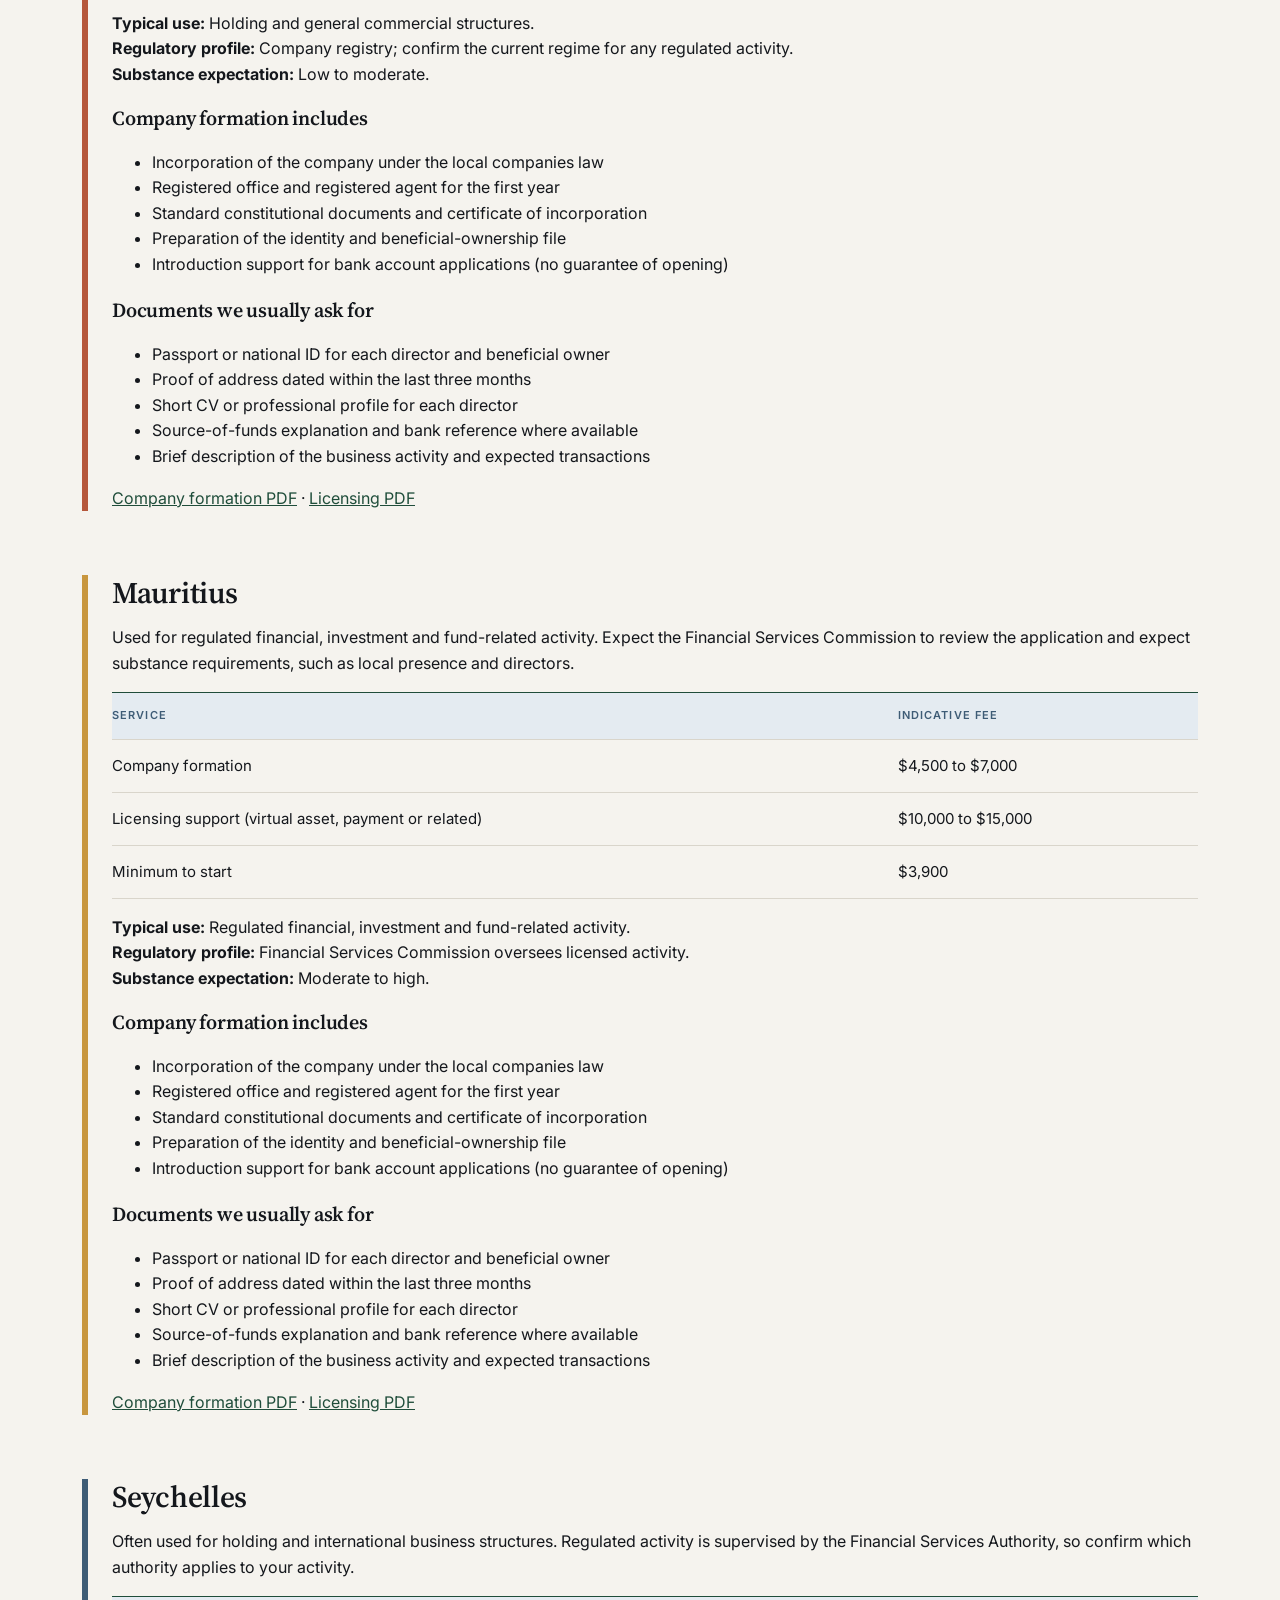
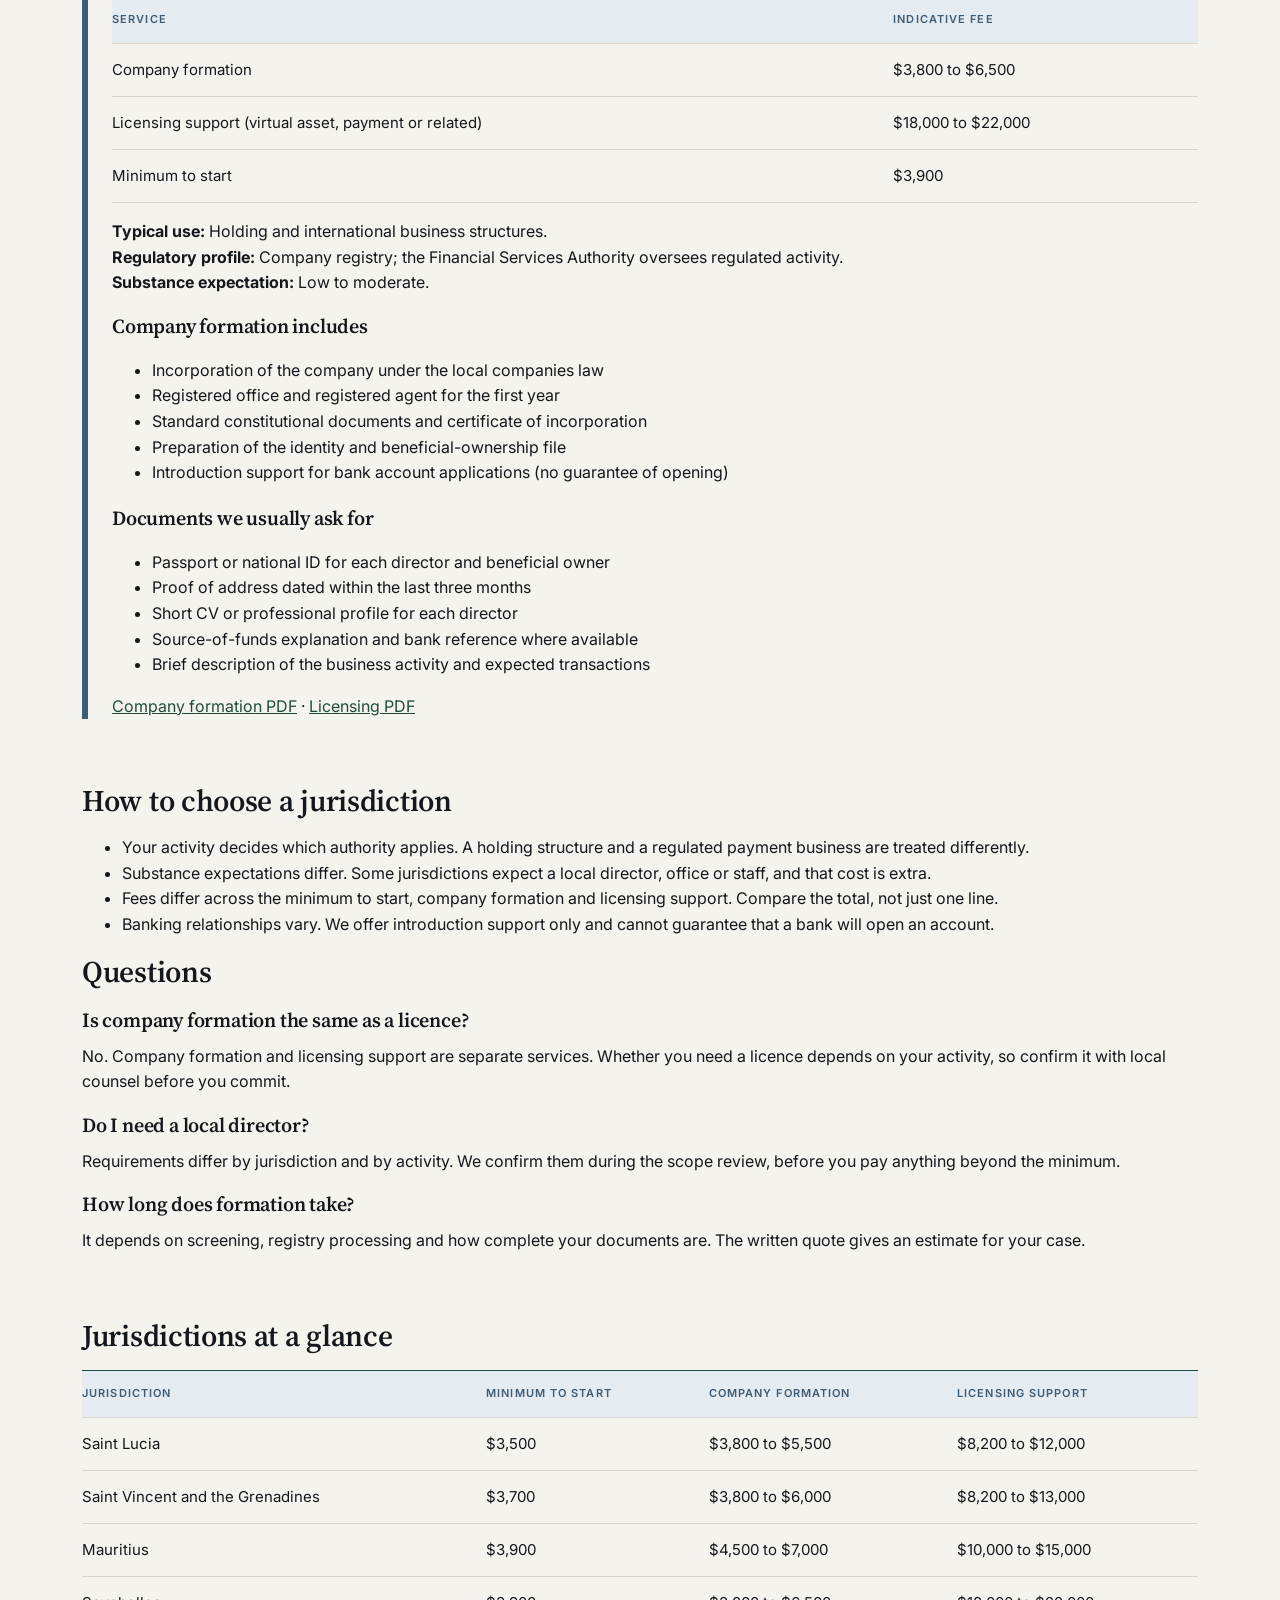
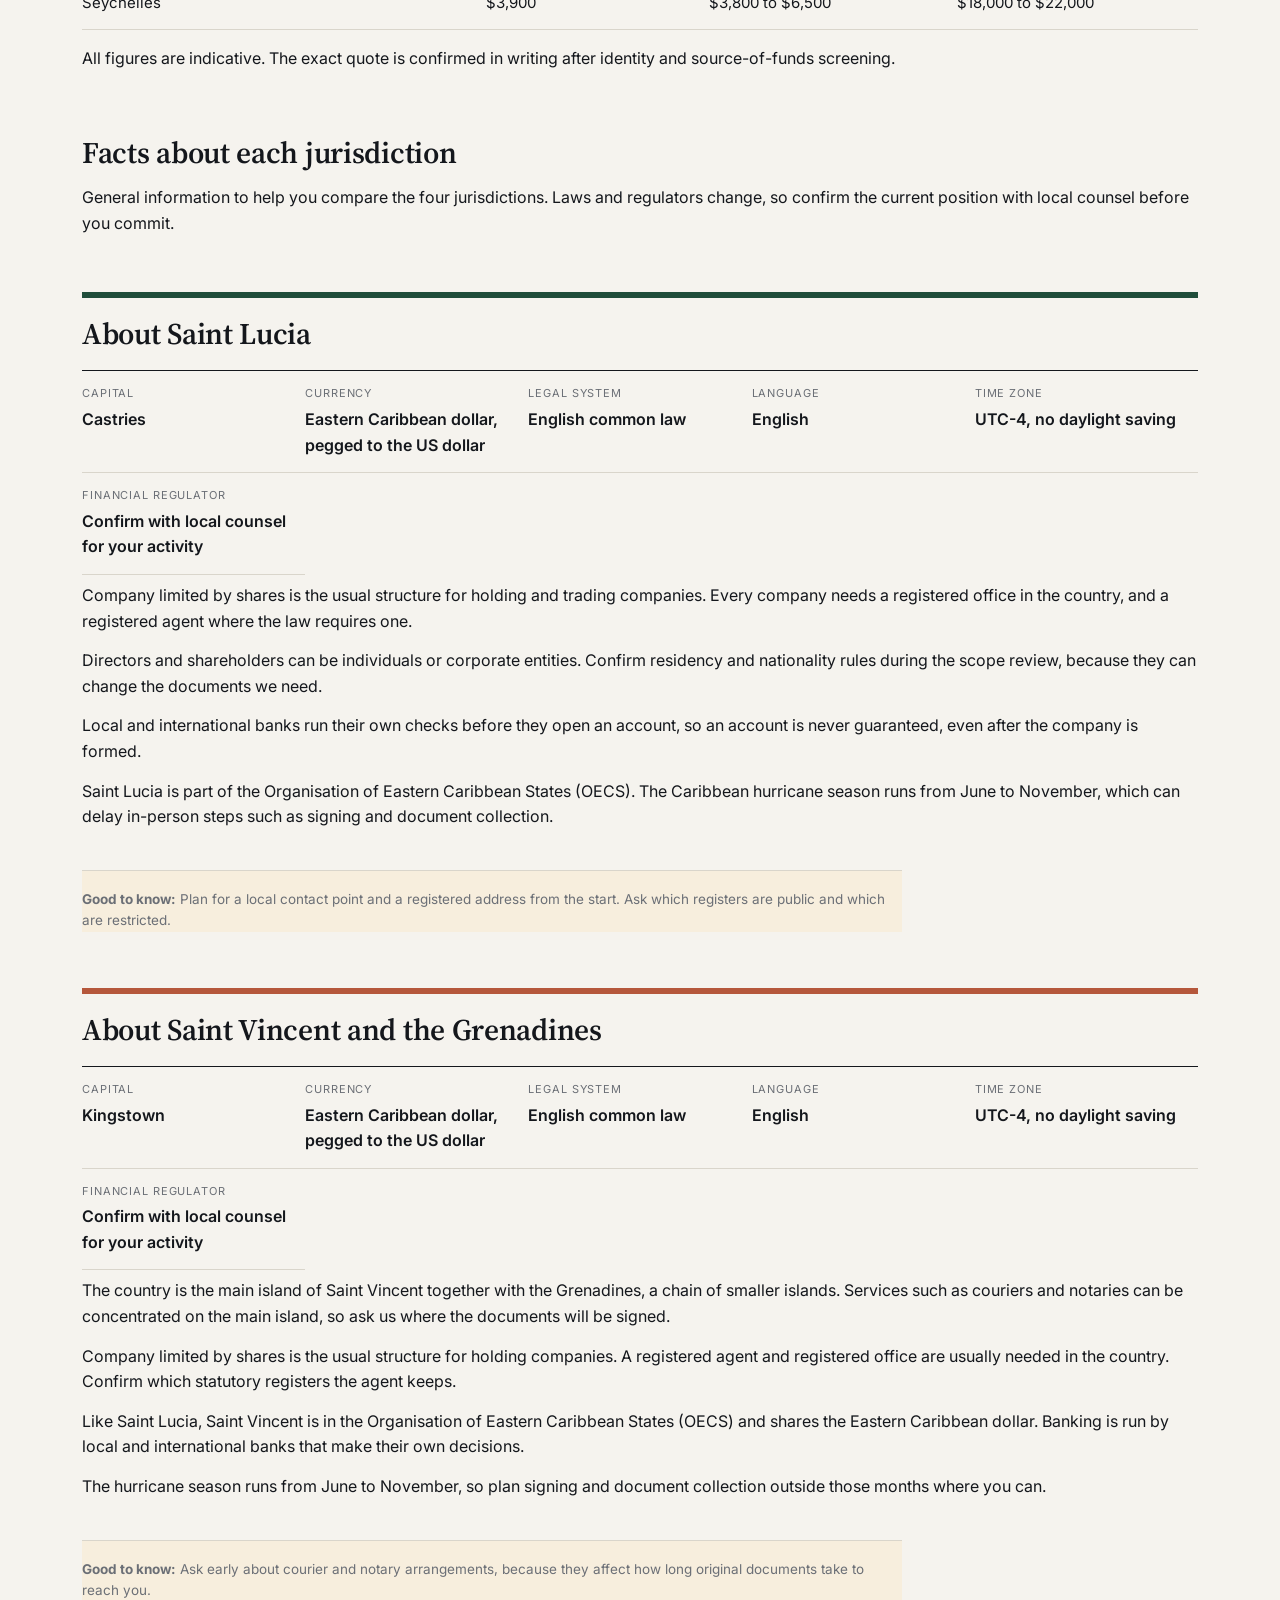
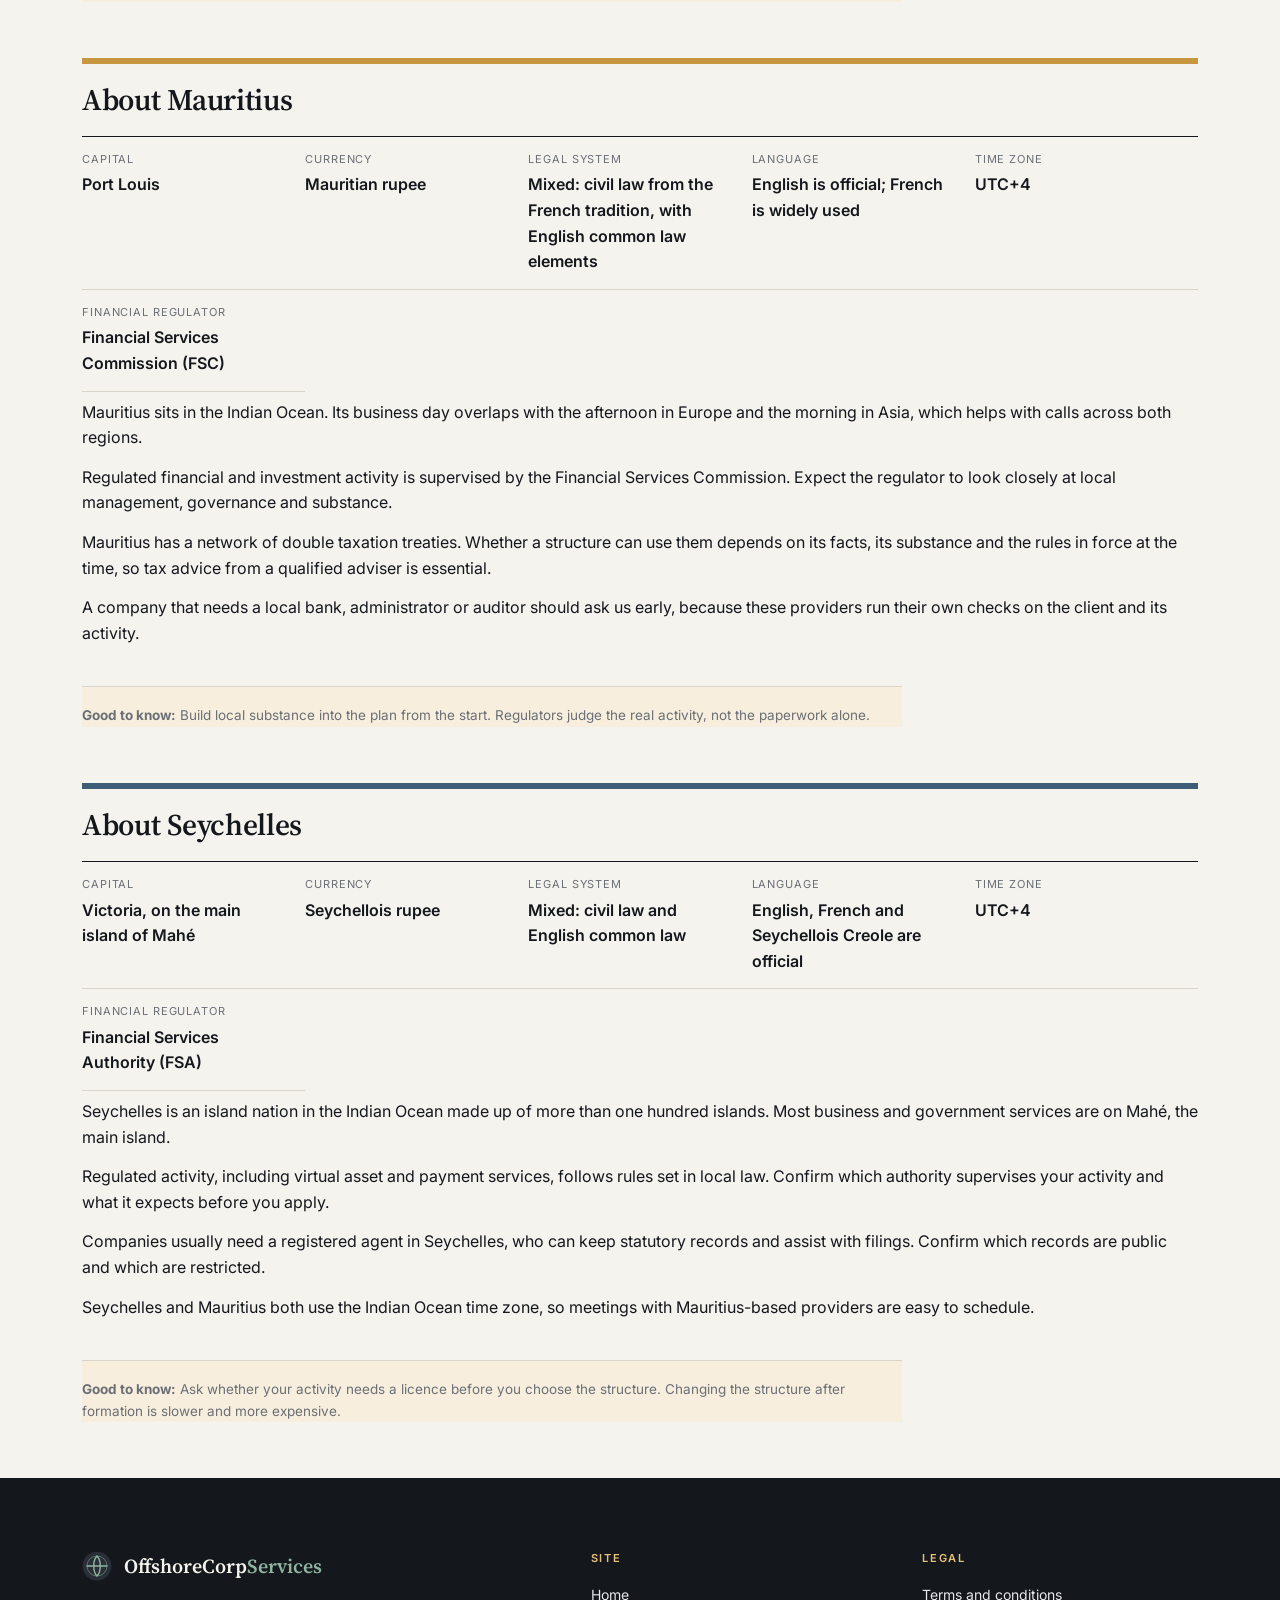
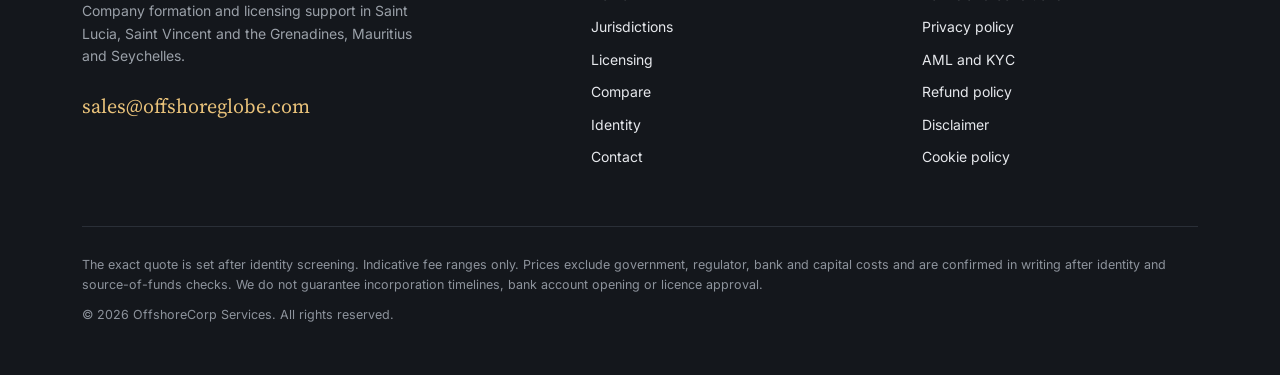
<file: jurisdictions.html>
<!doctype html><html lang="en"><head><meta charset="utf-8"><meta name="viewport" content="width=device-width,initial-scale=1"><link rel="preconnect" href="https://fonts.googleapis.com"><link href="https://fonts.googleapis.com/css2?family=Source+Serif+4:wght@500;600&family=Inter:wght@400;500;600&display=swap" rel="stylesheet"><title>Jurisdictions | OffshoreCorp Services</title><link rel="stylesheet" href="style.css"></head><body><header class="top"><div class="wrap"><a class="brand" href="index.html"><svg viewBox="0 0 48 48" xmlns="http://www.w3.org/2000/svg" aria-hidden="true"><circle cx="24" cy="24" r="23" fill="#14171C"/><circle cx="24" cy="24" r="16" fill="none" stroke="#8FB5A1" stroke-width="1.4" opacity=".55"/><path d="M8 24h32M24 8c-7 7-7 25 0 32M24 8c7 7 7 25 0 32" fill="none" stroke="#8FB5A1" stroke-width="2.2" stroke-linecap="round"/></svg><span>OffshoreCorp<em>Services</em></span></a><nav><a href="index.html">Home</a><a href="jurisdictions.html" class="on">Jurisdictions</a><a href="licensing.html">Licensing</a><a href="compare.html">Compare</a></nav></div></header><main><div class="wrap inner"><h1>Jurisdictions</h1><p class="lead">Each jurisdiction below has a company formation fee, a licensing support fee, and notes on who it suits. All fees are indicative. The exact quote is confirmed in writing after identity screening.</p><section class="j" id="saint-lucia"><h2>Saint Lucia</h2><p>Often used for holding and general commercial structures. Local rules for virtual asset and payment activity should be confirmed before you commit to a business model.</p><table><tr><th>Service</th><th>Indicative fee</th></tr><tr><td>Company formation</td><td>$3,800 to $5,500</td></tr><tr><td>Licensing support (virtual asset, payment or related)</td><td>$8,200 to $12,000</td></tr><tr><td>Minimum to start</td><td>$3,500</td></tr></table><p><b>Typical use:</b> Holding and general commercial structures.<br><b>Regulatory profile:</b> Company registry; confirm the current regime for any regulated activity.<br><b>Substance expectation:</b> Low to moderate.</p><h3>Company formation includes</h3><ul><li>Incorporation of the company under the local companies law</li><li>Registered office and registered agent for the first year</li><li>Standard constitutional documents and certificate of incorporation</li><li>Preparation of the identity and beneficial-ownership file</li><li>Introduction support for bank account applications (no guarantee of opening)</li></ul><h3>Documents we usually ask for</h3><ul><li>Passport or national ID for each director and beneficial owner</li><li>Proof of address dated within the last three months</li><li>Short CV or professional profile for each director</li><li>Source-of-funds explanation and bank reference where available</li><li>Brief description of the business activity and expected transactions</li></ul><p><a href="downloads/company-formation-saint-lucia.pdf">Company formation PDF</a> &middot; <a href="downloads/licensing-saint-lucia.pdf">Licensing PDF</a></p></section><section class="j" id="saint-vincent"><h2>Saint Vincent and the Grenadines</h2><p>Often used for holding and general commercial structures. Virtual asset and payment rules are set by local law and change, so confirm them at the enquiry stage.</p><table><tr><th>Service</th><th>Indicative fee</th></tr><tr><td>Company formation</td><td>$3,800 to $6,000</td></tr><tr><td>Licensing support (virtual asset, payment or related)</td><td>$8,200 to $13,000</td></tr><tr><td>Minimum to start</td><td>$3,700</td></tr></table><p><b>Typical use:</b> Holding and general commercial structures.<br><b>Regulatory profile:</b> Company registry; confirm the current regime for any regulated activity.<br><b>Substance expectation:</b> Low to moderate.</p><h3>Company formation includes</h3><ul><li>Incorporation of the company under the local companies law</li><li>Registered office and registered agent for the first year</li><li>Standard constitutional documents and certificate of incorporation</li><li>Preparation of the identity and beneficial-ownership file</li><li>Introduction support for bank account applications (no guarantee of opening)</li></ul><h3>Documents we usually ask for</h3><ul><li>Passport or national ID for each director and beneficial owner</li><li>Proof of address dated within the last three months</li><li>Short CV or professional profile for each director</li><li>Source-of-funds explanation and bank reference where available</li><li>Brief description of the business activity and expected transactions</li></ul><p><a href="downloads/company-formation-saint-vincent.pdf">Company formation PDF</a> &middot; <a href="downloads/licensing-saint-vincent.pdf">Licensing PDF</a></p></section><section class="j" id="mauritius"><h2>Mauritius</h2><p>Used for regulated financial, investment and fund-related activity. Expect the Financial Services Commission to review the application and expect substance requirements, such as local presence and directors.</p><table><tr><th>Service</th><th>Indicative fee</th></tr><tr><td>Company formation</td><td>$4,500 to $7,000</td></tr><tr><td>Licensing support (virtual asset, payment or related)</td><td>$10,000 to $15,000</td></tr><tr><td>Minimum to start</td><td>$3,900</td></tr></table><p><b>Typical use:</b> Regulated financial, investment and fund-related activity.<br><b>Regulatory profile:</b> Financial Services Commission oversees licensed activity.<br><b>Substance expectation:</b> Moderate to high.</p><h3>Company formation includes</h3><ul><li>Incorporation of the company under the local companies law</li><li>Registered office and registered agent for the first year</li><li>Standard constitutional documents and certificate of incorporation</li><li>Preparation of the identity and beneficial-ownership file</li><li>Introduction support for bank account applications (no guarantee of opening)</li></ul><h3>Documents we usually ask for</h3><ul><li>Passport or national ID for each director and beneficial owner</li><li>Proof of address dated within the last three months</li><li>Short CV or professional profile for each director</li><li>Source-of-funds explanation and bank reference where available</li><li>Brief description of the business activity and expected transactions</li></ul><p><a href="downloads/company-formation-mauritius.pdf">Company formation PDF</a> &middot; <a href="downloads/licensing-mauritius.pdf">Licensing PDF</a></p></section><section class="j" id="seychelles"><h2>Seychelles</h2><p>Often used for holding and international business structures. Regulated activity is supervised by the Financial Services Authority, so confirm which authority applies to your activity.</p><table><tr><th>Service</th><th>Indicative fee</th></tr><tr><td>Company formation</td><td>$3,800 to $6,500</td></tr><tr><td>Licensing support (virtual asset, payment or related)</td><td>$18,000 to $22,000</td></tr><tr><td>Minimum to start</td><td>$3,900</td></tr></table><p><b>Typical use:</b> Holding and international business structures.<br><b>Regulatory profile:</b> Company registry; the Financial Services Authority oversees regulated activity.<br><b>Substance expectation:</b> Low to moderate.</p><h3>Company formation includes</h3><ul><li>Incorporation of the company under the local companies law</li><li>Registered office and registered agent for the first year</li><li>Standard constitutional documents and certificate of incorporation</li><li>Preparation of the identity and beneficial-ownership file</li><li>Introduction support for bank account applications (no guarantee of opening)</li></ul><h3>Documents we usually ask for</h3><ul><li>Passport or national ID for each director and beneficial owner</li><li>Proof of address dated within the last three months</li><li>Short CV or professional profile for each director</li><li>Source-of-funds explanation and bank reference where available</li><li>Brief description of the business activity and expected transactions</li></ul><p><a href="downloads/company-formation-seychelles.pdf">Company formation PDF</a> &middot; <a href="downloads/licensing-seychelles.pdf">Licensing PDF</a></p></section><section class="j"><h2>How to choose a jurisdiction</h2><ul><li>Your activity decides which authority applies. A holding structure and a regulated payment business are treated differently.</li><li>Substance expectations differ. Some jurisdictions expect a local director, office or staff, and that cost is extra.</li><li>Fees differ across the minimum to start, company formation and licensing support. Compare the total, not just one line.</li><li>Banking relationships vary. We offer introduction support only and cannot guarantee that a bank will open an account.</li></ul><h2>Questions</h2><h3>Is company formation the same as a licence?</h3><p>No. Company formation and licensing support are separate services. Whether you need a licence depends on your activity, so confirm it with local counsel before you commit.</p><h3>Do I need a local director?</h3><p>Requirements differ by jurisdiction and by activity. We confirm them during the scope review, before you pay anything beyond the minimum.</p><h3>How long does formation take?</h3><p>It depends on screening, registry processing and how complete your documents are. The written quote gives an estimate for your case.</p></section><section class="j"><h2>Jurisdictions at a glance</h2><table><tr><th>Jurisdiction</th><th>Minimum to start</th><th>Company formation</th><th>Licensing support</th></tr><tr><td>Saint Lucia</td><td>$3,500</td><td>$3,800 to $5,500</td><td>$8,200 to $12,000</td></tr><tr><td>Saint Vincent and the Grenadines</td><td>$3,700</td><td>$3,800 to $6,000</td><td>$8,200 to $13,000</td></tr><tr><td>Mauritius</td><td>$3,900</td><td>$4,500 to $7,000</td><td>$10,000 to $15,000</td></tr><tr><td>Seychelles</td><td>$3,900</td><td>$3,800 to $6,500</td><td>$18,000 to $22,000</td></tr></table><p>All figures are indicative. The exact quote is confirmed in writing after identity and source-of-funds screening.</p></section><section class="j" style="border-left:0;padding-left:0"><h2>Facts about each jurisdiction</h2><p>General information to help you compare the four jurisdictions. Laws and regulators change, so confirm the current position with local counsel before you commit.</p></section><section class="fx" style="border-top-color:#1F4D3A"><h2>About Saint Lucia</h2><div class="facts"><div class="fact"><span>Capital</span><b>Castries</b></div><div class="fact"><span>Currency</span><b>Eastern Caribbean dollar, pegged to the US dollar</b></div><div class="fact"><span>Legal system</span><b>English common law</b></div><div class="fact"><span>Language</span><b>English</b></div><div class="fact"><span>Time zone</span><b>UTC-4, no daylight saving</b></div><div class="fact"><span>Financial regulator</span><b>Confirm with local counsel for your activity</b></div></div><p>Company limited by shares is the usual structure for holding and trading companies. Every company needs a registered office in the country, and a registered agent where the law requires one.</p><p>Directors and shareholders can be individuals or corporate entities. Confirm residency and nationality rules during the scope review, because they can change the documents we need.</p><p>Local and international banks run their own checks before they open an account, so an account is never guaranteed, even after the company is formed.</p><p>Saint Lucia is part of the Organisation of Eastern Caribbean States (OECS). The Caribbean hurricane season runs from June to November, which can delay in-person steps such as signing and document collection.</p><div class="notice" style="border-left-color:#1F4D3A"><b>Good to know:</b> Plan for a local contact point and a registered address from the start. Ask which registers are public and which are restricted.</div></section><section class="fx" style="border-top-color:#B5573B"><h2>About Saint Vincent and the Grenadines</h2><div class="facts"><div class="fact"><span>Capital</span><b>Kingstown</b></div><div class="fact"><span>Currency</span><b>Eastern Caribbean dollar, pegged to the US dollar</b></div><div class="fact"><span>Legal system</span><b>English common law</b></div><div class="fact"><span>Language</span><b>English</b></div><div class="fact"><span>Time zone</span><b>UTC-4, no daylight saving</b></div><div class="fact"><span>Financial regulator</span><b>Confirm with local counsel for your activity</b></div></div><p>The country is the main island of Saint Vincent together with the Grenadines, a chain of smaller islands. Services such as couriers and notaries can be concentrated on the main island, so ask us where the documents will be signed.</p><p>Company limited by shares is the usual structure for holding companies. A registered agent and registered office are usually needed in the country. Confirm which statutory registers the agent keeps.</p><p>Like Saint Lucia, Saint Vincent is in the Organisation of Eastern Caribbean States (OECS) and shares the Eastern Caribbean dollar. Banking is run by local and international banks that make their own decisions.</p><p>The hurricane season runs from June to November, so plan signing and document collection outside those months where you can.</p><div class="notice" style="border-left-color:#B5573B"><b>Good to know:</b> Ask early about courier and notary arrangements, because they affect how long original documents take to reach you.</div></section><section class="fx" style="border-top-color:#C8963E"><h2>About Mauritius</h2><div class="facts"><div class="fact"><span>Capital</span><b>Port Louis</b></div><div class="fact"><span>Currency</span><b>Mauritian rupee</b></div><div class="fact"><span>Legal system</span><b>Mixed: civil law from the French tradition, with English common law elements</b></div><div class="fact"><span>Language</span><b>English is official; French is widely used</b></div><div class="fact"><span>Time zone</span><b>UTC+4</b></div><div class="fact"><span>Financial regulator</span><b>Financial Services Commission (FSC)</b></div></div><p>Mauritius sits in the Indian Ocean. Its business day overlaps with the afternoon in Europe and the morning in Asia, which helps with calls across both regions.</p><p>Regulated financial and investment activity is supervised by the Financial Services Commission. Expect the regulator to look closely at local management, governance and substance.</p><p>Mauritius has a network of double taxation treaties. Whether a structure can use them depends on its facts, its substance and the rules in force at the time, so tax advice from a qualified adviser is essential.</p><p>A company that needs a local bank, administrator or auditor should ask us early, because these providers run their own checks on the client and its activity.</p><div class="notice" style="border-left-color:#C8963E"><b>Good to know:</b> Build local substance into the plan from the start. Regulators judge the real activity, not the paperwork alone.</div></section><section class="fx" style="border-top-color:#3E5C76"><h2>About Seychelles</h2><div class="facts"><div class="fact"><span>Capital</span><b>Victoria, on the main island of Mahé</b></div><div class="fact"><span>Currency</span><b>Seychellois rupee</b></div><div class="fact"><span>Legal system</span><b>Mixed: civil law and English common law</b></div><div class="fact"><span>Language</span><b>English, French and Seychellois Creole are official</b></div><div class="fact"><span>Time zone</span><b>UTC+4</b></div><div class="fact"><span>Financial regulator</span><b>Financial Services Authority (FSA)</b></div></div><p>Seychelles is an island nation in the Indian Ocean made up of more than one hundred islands. Most business and government services are on Mahé, the main island.</p><p>Regulated activity, including virtual asset and payment services, follows rules set in local law. Confirm which authority supervises your activity and what it expects before you apply.</p><p>Companies usually need a registered agent in Seychelles, who can keep statutory records and assist with filings. Confirm which records are public and which are restricted.</p><p>Seychelles and Mauritius both use the Indian Ocean time zone, so meetings with Mauritius-based providers are easy to schedule.</p><div class="notice" style="border-left-color:#3E5C76"><b>Good to know:</b> Ask whether your activity needs a licence before you choose the structure. Changing the structure after formation is slower and more expensive.</div></section></div></main><footer class="foot"><div class="wrap"><div class="fgrid"><div class="fbrand"><a class="brand" href="index.html"><svg viewBox="0 0 48 48" xmlns="http://www.w3.org/2000/svg" aria-hidden="true"><circle cx="24" cy="24" r="23" fill="#14171C"/><circle cx="24" cy="24" r="16" fill="none" stroke="#8FB5A1" stroke-width="1.4" opacity=".55"/><path d="M8 24h32M24 8c-7 7-7 25 0 32M24 8c7 7 7 25 0 32" fill="none" stroke="#8FB5A1" stroke-width="2.2" stroke-linecap="round"/></svg><span>OffshoreCorp<em>Services</em></span></a><p class="fdesc">Company formation and licensing support in Saint Lucia, Saint Vincent and the Grenadines, Mauritius and Seychelles.</p><a class="fmail" href="mailto:sales@offshoreglobe.com">sales@offshoreglobe.com</a></div><div><h4>Site</h4><ul><li><a href="index.html">Home</a></li><li><a href="jurisdictions.html">Jurisdictions</a></li><li><a href="licensing.html">Licensing</a></li><li><a href="compare.html">Compare</a></li><li><a href="identity.html">Identity</a></li><li><a href="contact.html">Contact</a></li></ul></div><div><h4>Legal</h4><ul><li><a href="terms.html">Terms and conditions</a></li><li><a href="privacy.html">Privacy policy</a></li><li><a href="aml.html">AML and KYC</a></li><li><a href="refund.html">Refund policy</a></li><li><a href="disclaimer.html">Disclaimer</a></li><li><a href="cookies.html">Cookie policy</a></li></ul></div></div><div class="fbase"><p>The exact quote is set after identity screening. Indicative fee ranges only. Prices exclude government, regulator, bank and capital costs and are confirmed in writing after identity and source-of-funds checks. We do not guarantee incorporation timelines, bank account opening or licence approval.</p><p>&copy; 2026 OffshoreCorp Services. All rights reserved.</p></div></div></footer></body></html>
</file>
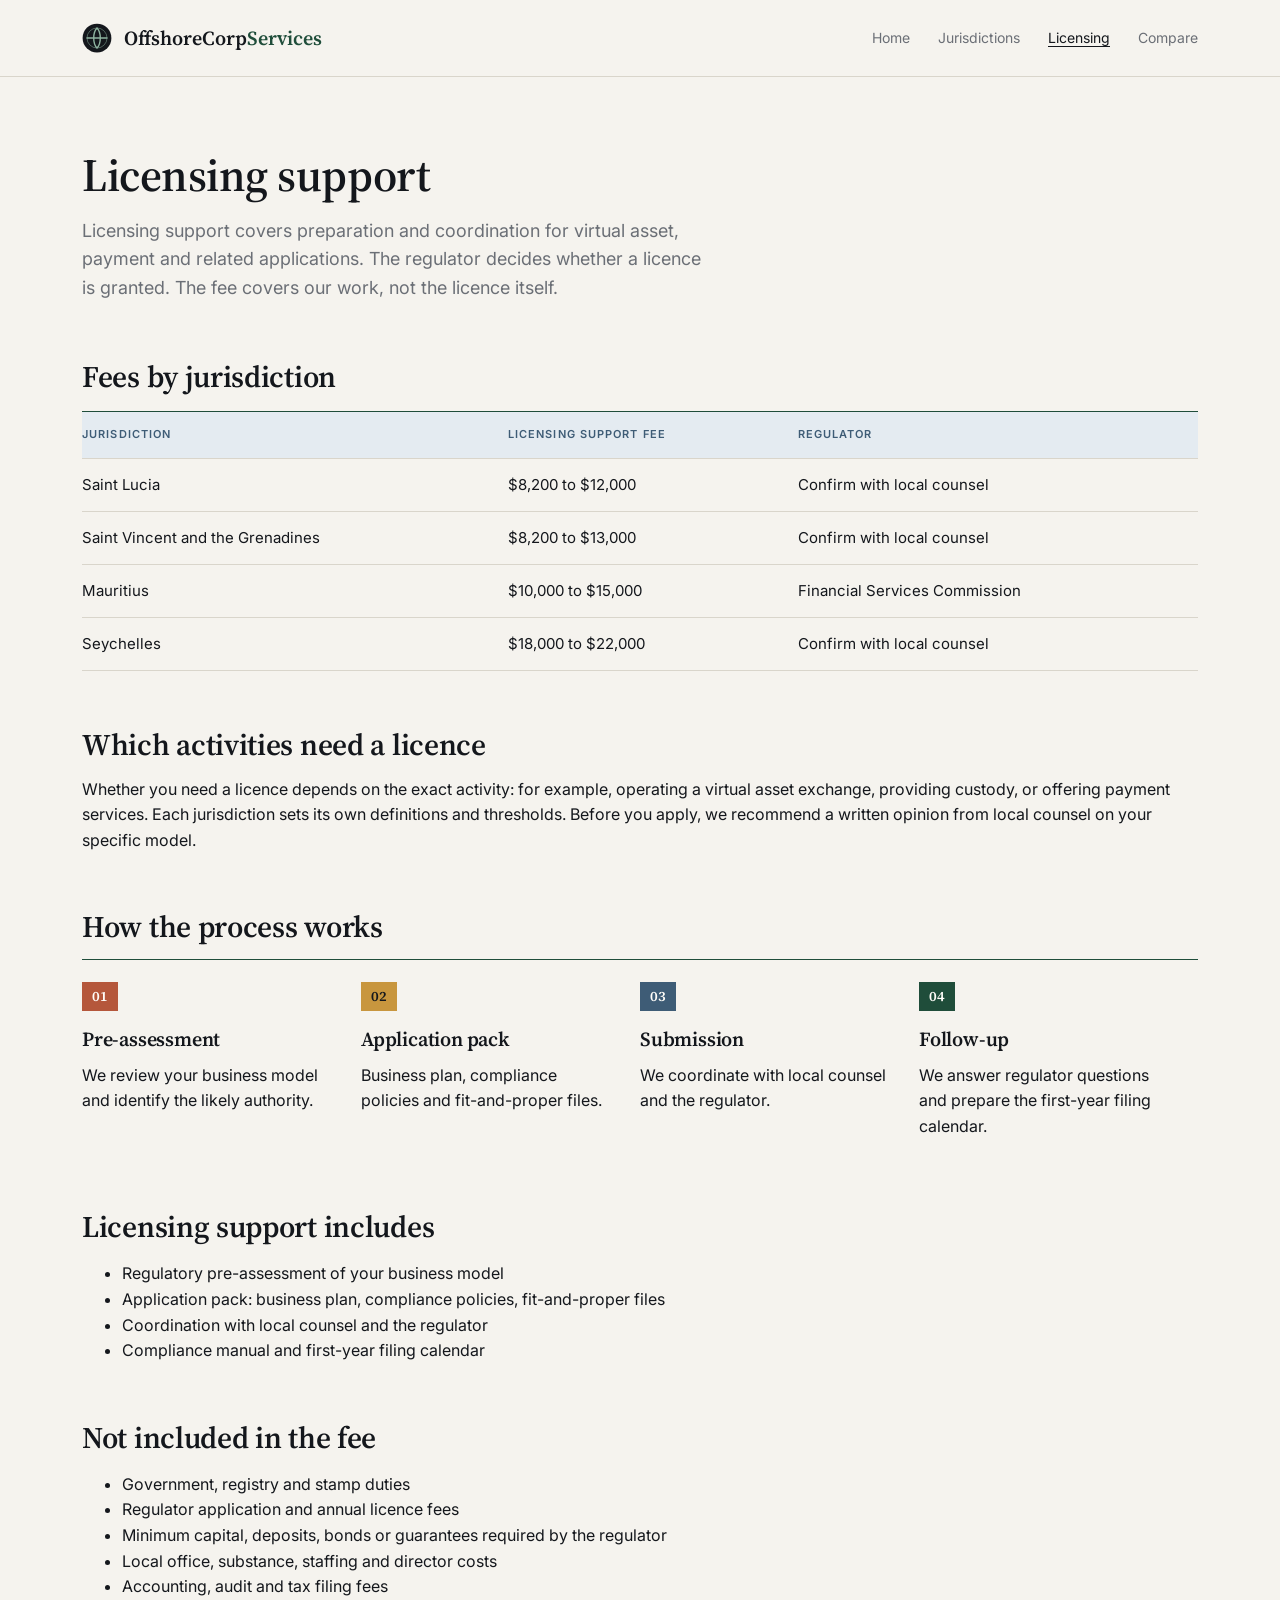
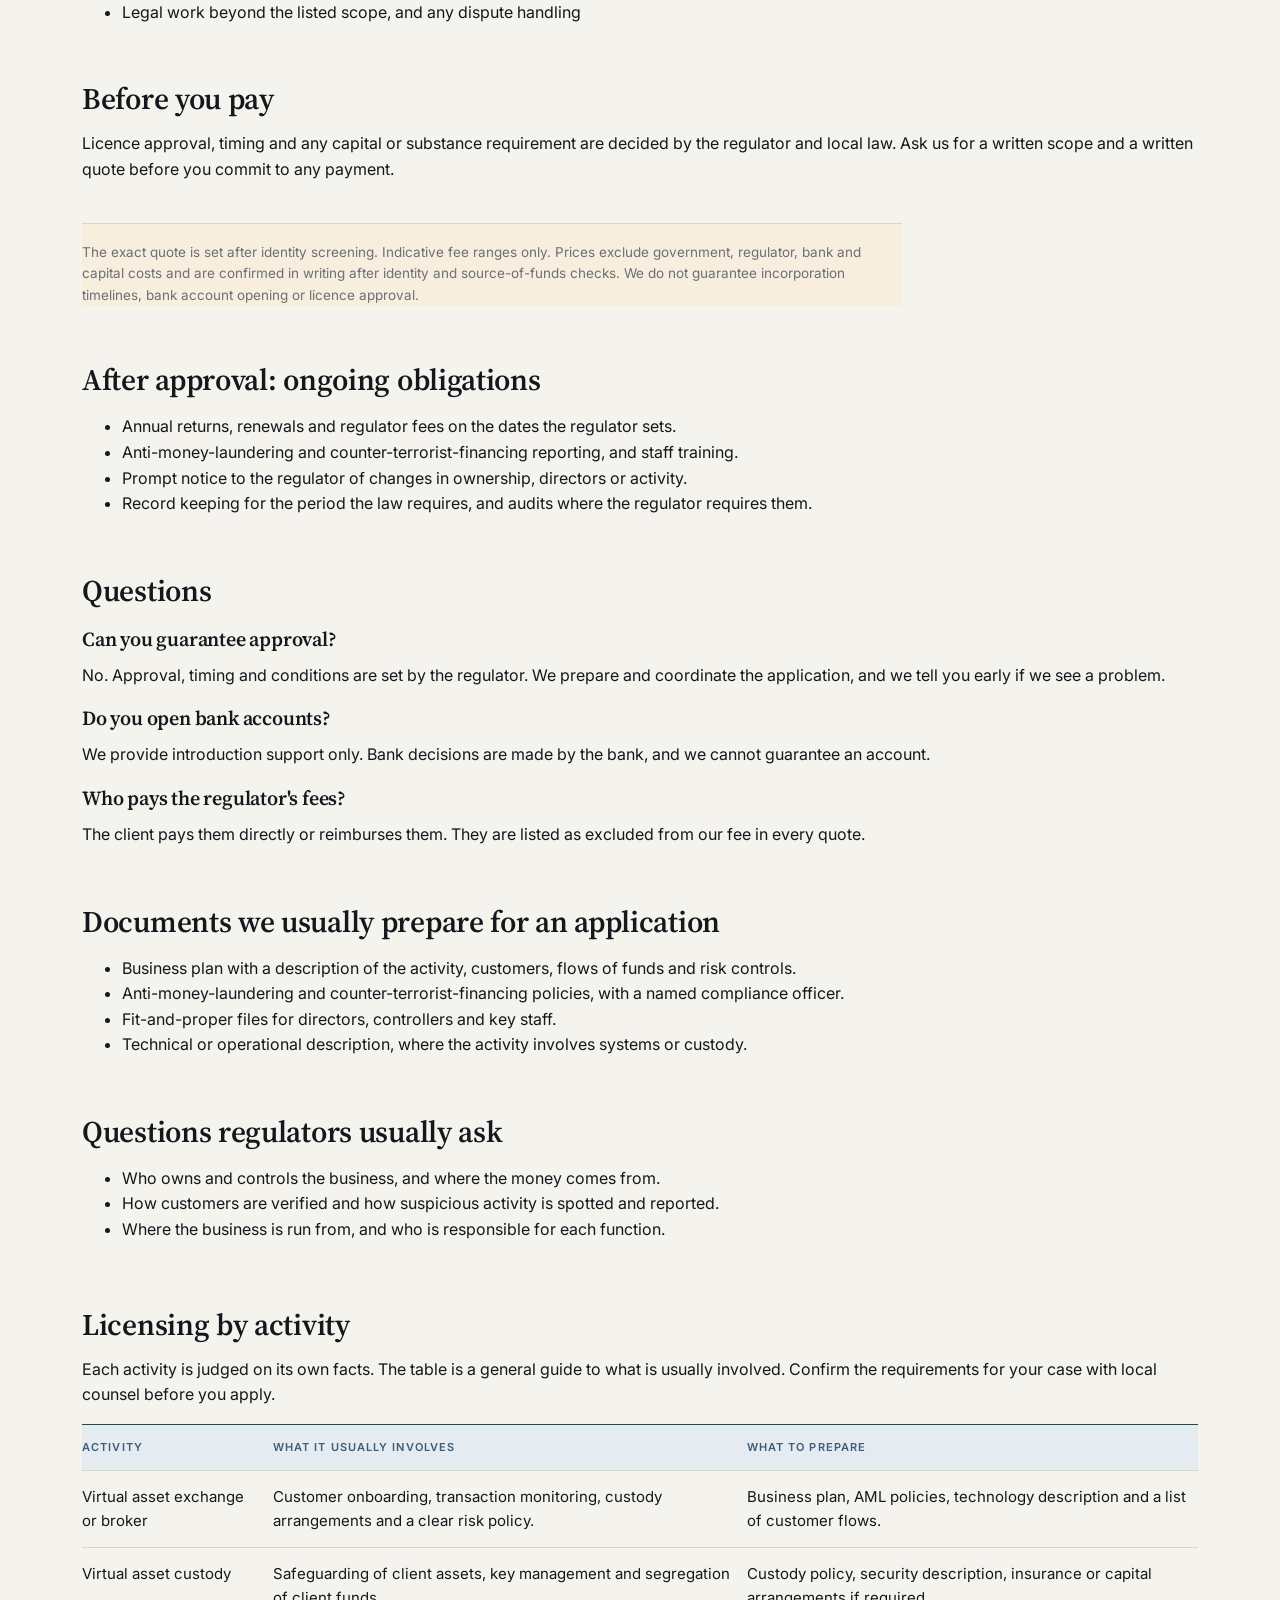
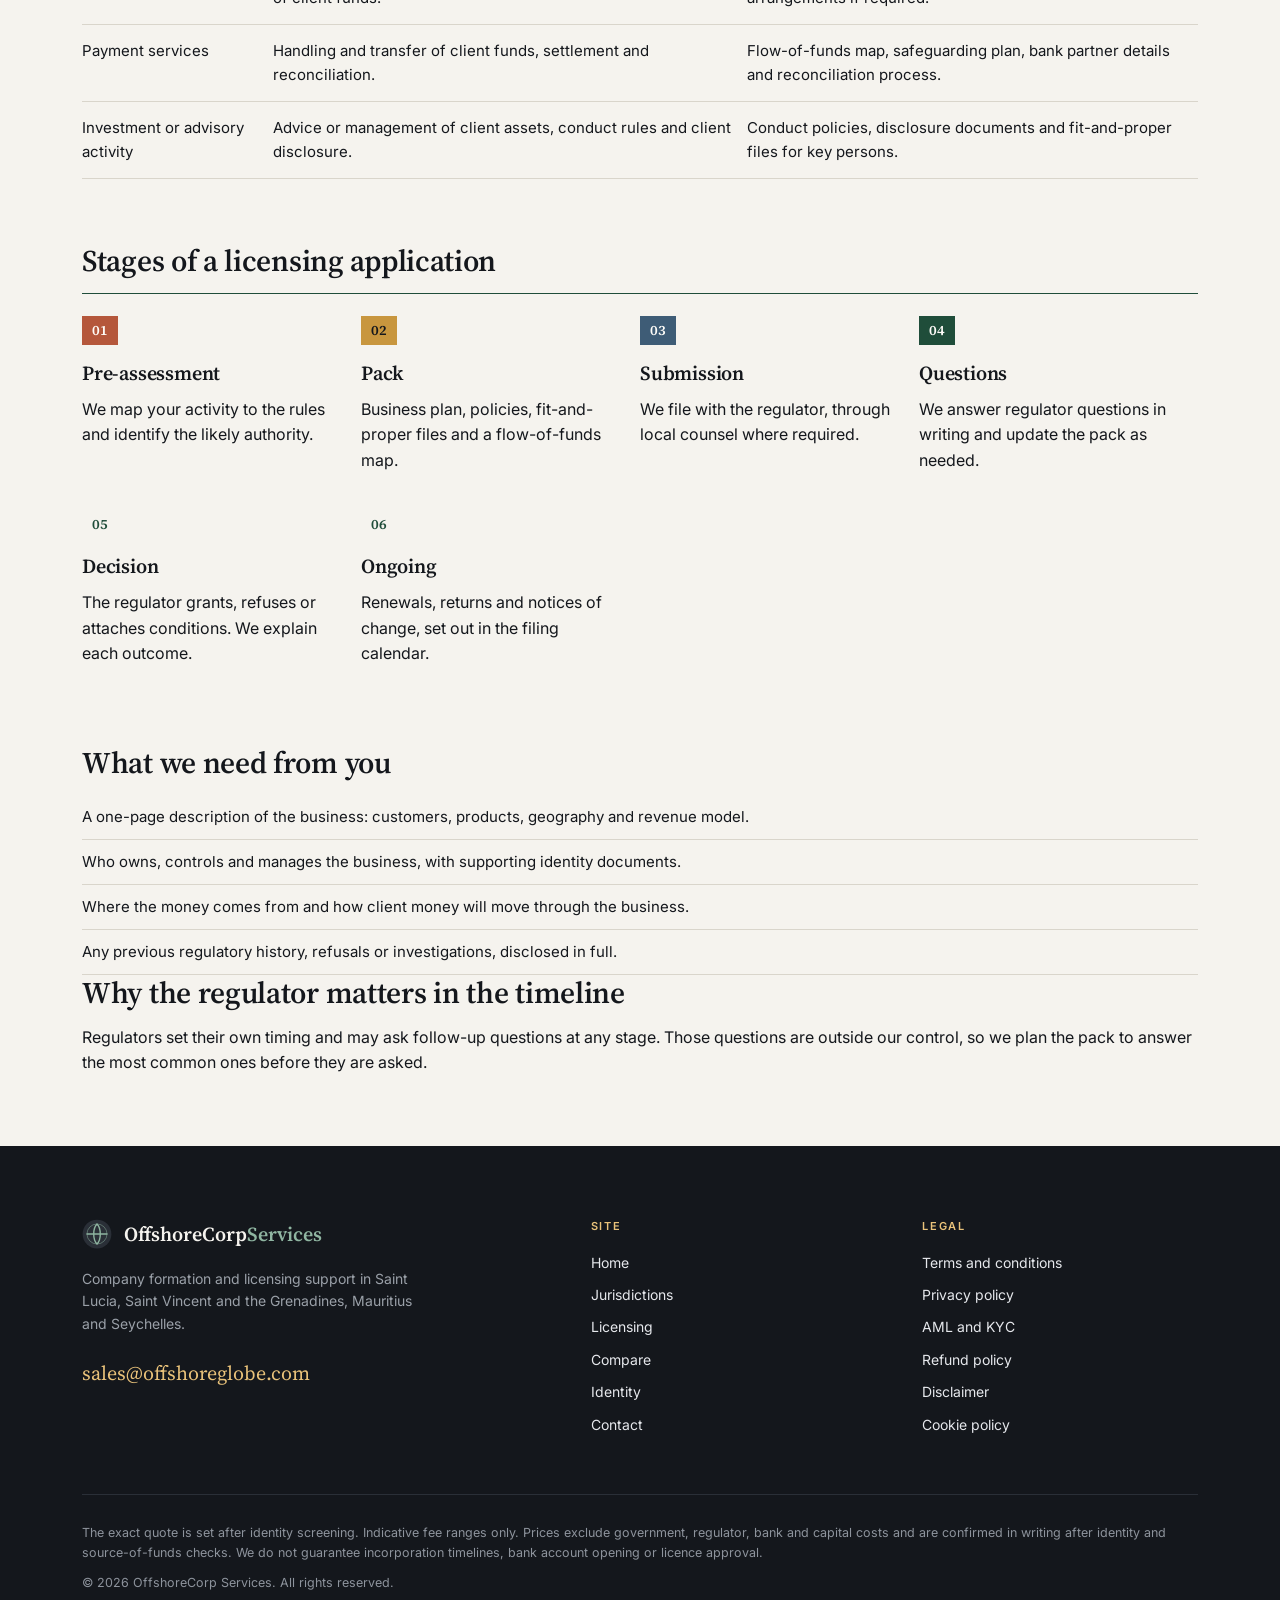
<file: licensing.html>
<!doctype html><html lang="en"><head><meta charset="utf-8"><meta name="viewport" content="width=device-width,initial-scale=1"><link rel="preconnect" href="https://fonts.googleapis.com"><link href="https://fonts.googleapis.com/css2?family=Source+Serif+4:wght@500;600&family=Inter:wght@400;500;600&display=swap" rel="stylesheet"><title>Licensing | OffshoreCorp Services</title><link rel="stylesheet" href="style.css"></head><body><header class="top"><div class="wrap"><a class="brand" href="index.html"><svg viewBox="0 0 48 48" xmlns="http://www.w3.org/2000/svg" aria-hidden="true"><circle cx="24" cy="24" r="23" fill="#14171C"/><circle cx="24" cy="24" r="16" fill="none" stroke="#8FB5A1" stroke-width="1.4" opacity=".55"/><path d="M8 24h32M24 8c-7 7-7 25 0 32M24 8c7 7 7 25 0 32" fill="none" stroke="#8FB5A1" stroke-width="2.2" stroke-linecap="round"/></svg><span>OffshoreCorp<em>Services</em></span></a><nav><a href="index.html">Home</a><a href="jurisdictions.html">Jurisdictions</a><a href="licensing.html" class="on">Licensing</a><a href="compare.html">Compare</a></nav></div></header><main><div class="wrap inner"><h1>Licensing support</h1><p class="lead">Licensing support covers preparation and coordination for virtual asset, payment and related applications. The regulator decides whether a licence is granted. The fee covers our work, not the licence itself.</p><h2>Fees by jurisdiction</h2><table><tr><th>Jurisdiction</th><th>Licensing support fee</th><th>Regulator</th></tr><tr><td>Saint Lucia</td><td>$8,200 to $12,000</td><td>Confirm with local counsel</td></tr><tr><td>Saint Vincent and the Grenadines</td><td>$8,200 to $13,000</td><td>Confirm with local counsel</td></tr><tr><td>Mauritius</td><td>$10,000 to $15,000</td><td>Financial Services Commission</td></tr><tr><td>Seychelles</td><td>$18,000 to $22,000</td><td>Confirm with local counsel</td></tr></table><h2>Which activities need a licence</h2><p>Whether you need a licence depends on the exact activity: for example, operating a virtual asset exchange, providing custody, or offering payment services. Each jurisdiction sets its own definitions and thresholds. Before you apply, we recommend a written opinion from local counsel on your specific model.</p><h2>How the process works</h2><div class="steps"><div class="step"><span class="n">01</span><h3>Pre-assessment</h3><p>We review your business model and identify the likely authority.</p></div><div class="step"><span class="n">02</span><h3>Application pack</h3><p>Business plan, compliance policies and fit-and-proper files.</p></div><div class="step"><span class="n">03</span><h3>Submission</h3><p>We coordinate with local counsel and the regulator.</p></div><div class="step"><span class="n">04</span><h3>Follow-up</h3><p>We answer regulator questions and prepare the first-year filing calendar.</p></div></div><h2>Licensing support includes</h2><ul><li>Regulatory pre-assessment of your business model</li><li>Application pack: business plan, compliance policies, fit-and-proper files</li><li>Coordination with local counsel and the regulator</li><li>Compliance manual and first-year filing calendar</li></ul><h2>Not included in the fee</h2><ul><li>Government, registry and stamp duties</li><li>Regulator application and annual licence fees</li><li>Minimum capital, deposits, bonds or guarantees required by the regulator</li><li>Local office, substance, staffing and director costs</li><li>Accounting, audit and tax filing fees</li><li>Legal work beyond the listed scope, and any dispute handling</li></ul><h2>Before you pay</h2><p>Licence approval, timing and any capital or substance requirement are decided by the regulator and local law. Ask us for a written scope and a written quote before you commit to any payment.</p><div class="notice">The exact quote is set after identity screening. Indicative fee ranges only. Prices exclude government, regulator, bank and capital costs and are confirmed in writing after identity and source-of-funds checks. We do not guarantee incorporation timelines, bank account opening or licence approval.</div><h2>After approval: ongoing obligations</h2><ul><li>Annual returns, renewals and regulator fees on the dates the regulator sets.</li><li>Anti-money-laundering and counter-terrorist-financing reporting, and staff training.</li><li>Prompt notice to the regulator of changes in ownership, directors or activity.</li><li>Record keeping for the period the law requires, and audits where the regulator requires them.</li></ul><h2>Questions</h2><h3>Can you guarantee approval?</h3><p>No. Approval, timing and conditions are set by the regulator. We prepare and coordinate the application, and we tell you early if we see a problem.</p><h3>Do you open bank accounts?</h3><p>We provide introduction support only. Bank decisions are made by the bank, and we cannot guarantee an account.</p><h3>Who pays the regulator's fees?</h3><p>The client pays them directly or reimburses them. They are listed as excluded from our fee in every quote.</p><h2>Documents we usually prepare for an application</h2><ul><li>Business plan with a description of the activity, customers, flows of funds and risk controls.</li><li>Anti-money-laundering and counter-terrorist-financing policies, with a named compliance officer.</li><li>Fit-and-proper files for directors, controllers and key staff.</li><li>Technical or operational description, where the activity involves systems or custody.</li></ul><h2>Questions regulators usually ask</h2><ul><li>Who owns and controls the business, and where the money comes from.</li><li>How customers are verified and how suspicious activity is spotted and reported.</li><li>Where the business is run from, and who is responsible for each function.</li></ul><section class="j" style="border-left:0;padding-left:0"><h2>Licensing by activity</h2><p>Each activity is judged on its own facts. The table is a general guide to what is usually involved. Confirm the requirements for your case with local counsel before you apply.</p><table><tr><th>Activity</th><th>What it usually involves</th><th>What to prepare</th></tr><tr><td>Virtual asset exchange or broker</td><td>Customer onboarding, transaction monitoring, custody arrangements and a clear risk policy.</td><td>Business plan, AML policies, technology description and a list of customer flows.</td></tr><tr><td>Virtual asset custody</td><td>Safeguarding of client assets, key management and segregation of client funds.</td><td>Custody policy, security description, insurance or capital arrangements if required.</td></tr><tr><td>Payment services</td><td>Handling and transfer of client funds, settlement and reconciliation.</td><td>Flow-of-funds map, safeguarding plan, bank partner details and reconciliation process.</td></tr><tr><td>Investment or advisory activity</td><td>Advice or management of client assets, conduct rules and client disclosure.</td><td>Conduct policies, disclosure documents and fit-and-proper files for key persons.</td></tr></table></section><section class="j" style="border-left:0;padding-left:0"><h2>Stages of a licensing application</h2><div class="steps"><div class="step"><span class="n">01</span><h3>Pre-assessment</h3><p>We map your activity to the rules and identify the likely authority.</p></div><div class="step"><span class="n">02</span><h3>Pack</h3><p>Business plan, policies, fit-and-proper files and a flow-of-funds map.</p></div><div class="step"><span class="n">03</span><h3>Submission</h3><p>We file with the regulator, through local counsel where required.</p></div><div class="step"><span class="n">04</span><h3>Questions</h3><p>We answer regulator questions in writing and update the pack as needed.</p></div><div class="step"><span class="n">05</span><h3>Decision</h3><p>The regulator grants, refuses or attaches conditions. We explain each outcome.</p></div><div class="step"><span class="n">06</span><h3>Ongoing</h3><p>Renewals, returns and notices of change, set out in the filing calendar.</p></div></div></section><section class="j" style="border-left:0;padding-left:0"><h2>What we need from you</h2><ul class="check"><li>A one-page description of the business: customers, products, geography and revenue model.</li><li>Who owns, controls and manages the business, with supporting identity documents.</li><li>Where the money comes from and how client money will move through the business.</li><li>Any previous regulatory history, refusals or investigations, disclosed in full.</li></ul><h2>Why the regulator matters in the timeline</h2><p>Regulators set their own timing and may ask follow-up questions at any stage. Those questions are outside our control, so we plan the pack to answer the most common ones before they are asked.</p></section></div></main><footer class="foot"><div class="wrap"><div class="fgrid"><div class="fbrand"><a class="brand" href="index.html"><svg viewBox="0 0 48 48" xmlns="http://www.w3.org/2000/svg" aria-hidden="true"><circle cx="24" cy="24" r="23" fill="#14171C"/><circle cx="24" cy="24" r="16" fill="none" stroke="#8FB5A1" stroke-width="1.4" opacity=".55"/><path d="M8 24h32M24 8c-7 7-7 25 0 32M24 8c7 7 7 25 0 32" fill="none" stroke="#8FB5A1" stroke-width="2.2" stroke-linecap="round"/></svg><span>OffshoreCorp<em>Services</em></span></a><p class="fdesc">Company formation and licensing support in Saint Lucia, Saint Vincent and the Grenadines, Mauritius and Seychelles.</p><a class="fmail" href="mailto:sales@offshoreglobe.com">sales@offshoreglobe.com</a></div><div><h4>Site</h4><ul><li><a href="index.html">Home</a></li><li><a href="jurisdictions.html">Jurisdictions</a></li><li><a href="licensing.html">Licensing</a></li><li><a href="compare.html">Compare</a></li><li><a href="identity.html">Identity</a></li><li><a href="contact.html">Contact</a></li></ul></div><div><h4>Legal</h4><ul><li><a href="terms.html">Terms and conditions</a></li><li><a href="privacy.html">Privacy policy</a></li><li><a href="aml.html">AML and KYC</a></li><li><a href="refund.html">Refund policy</a></li><li><a href="disclaimer.html">Disclaimer</a></li><li><a href="cookies.html">Cookie policy</a></li></ul></div></div><div class="fbase"><p>The exact quote is set after identity screening. Indicative fee ranges only. Prices exclude government, regulator, bank and capital costs and are confirmed in writing after identity and source-of-funds checks. We do not guarantee incorporation timelines, bank account opening or licence approval.</p><p>&copy; 2026 OffshoreCorp Services. All rights reserved.</p></div></div></footer></body></html>
</file>
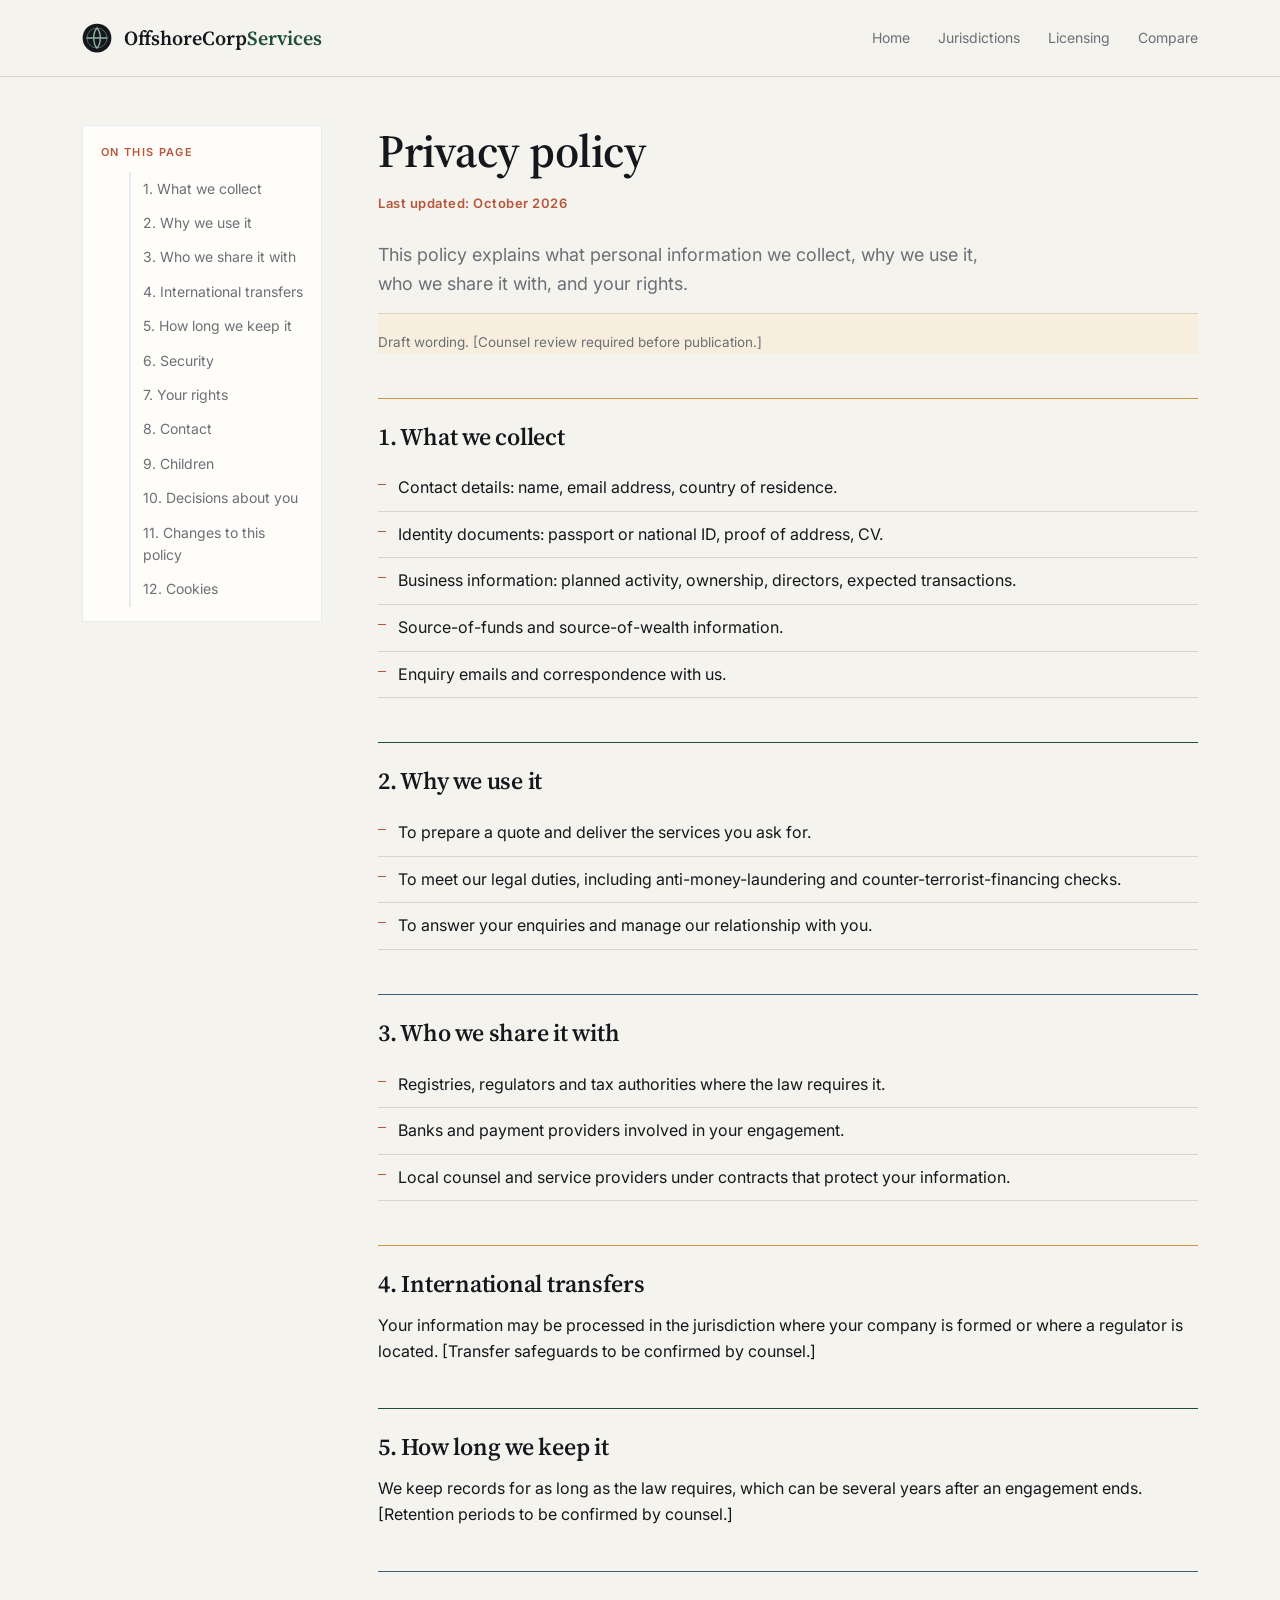
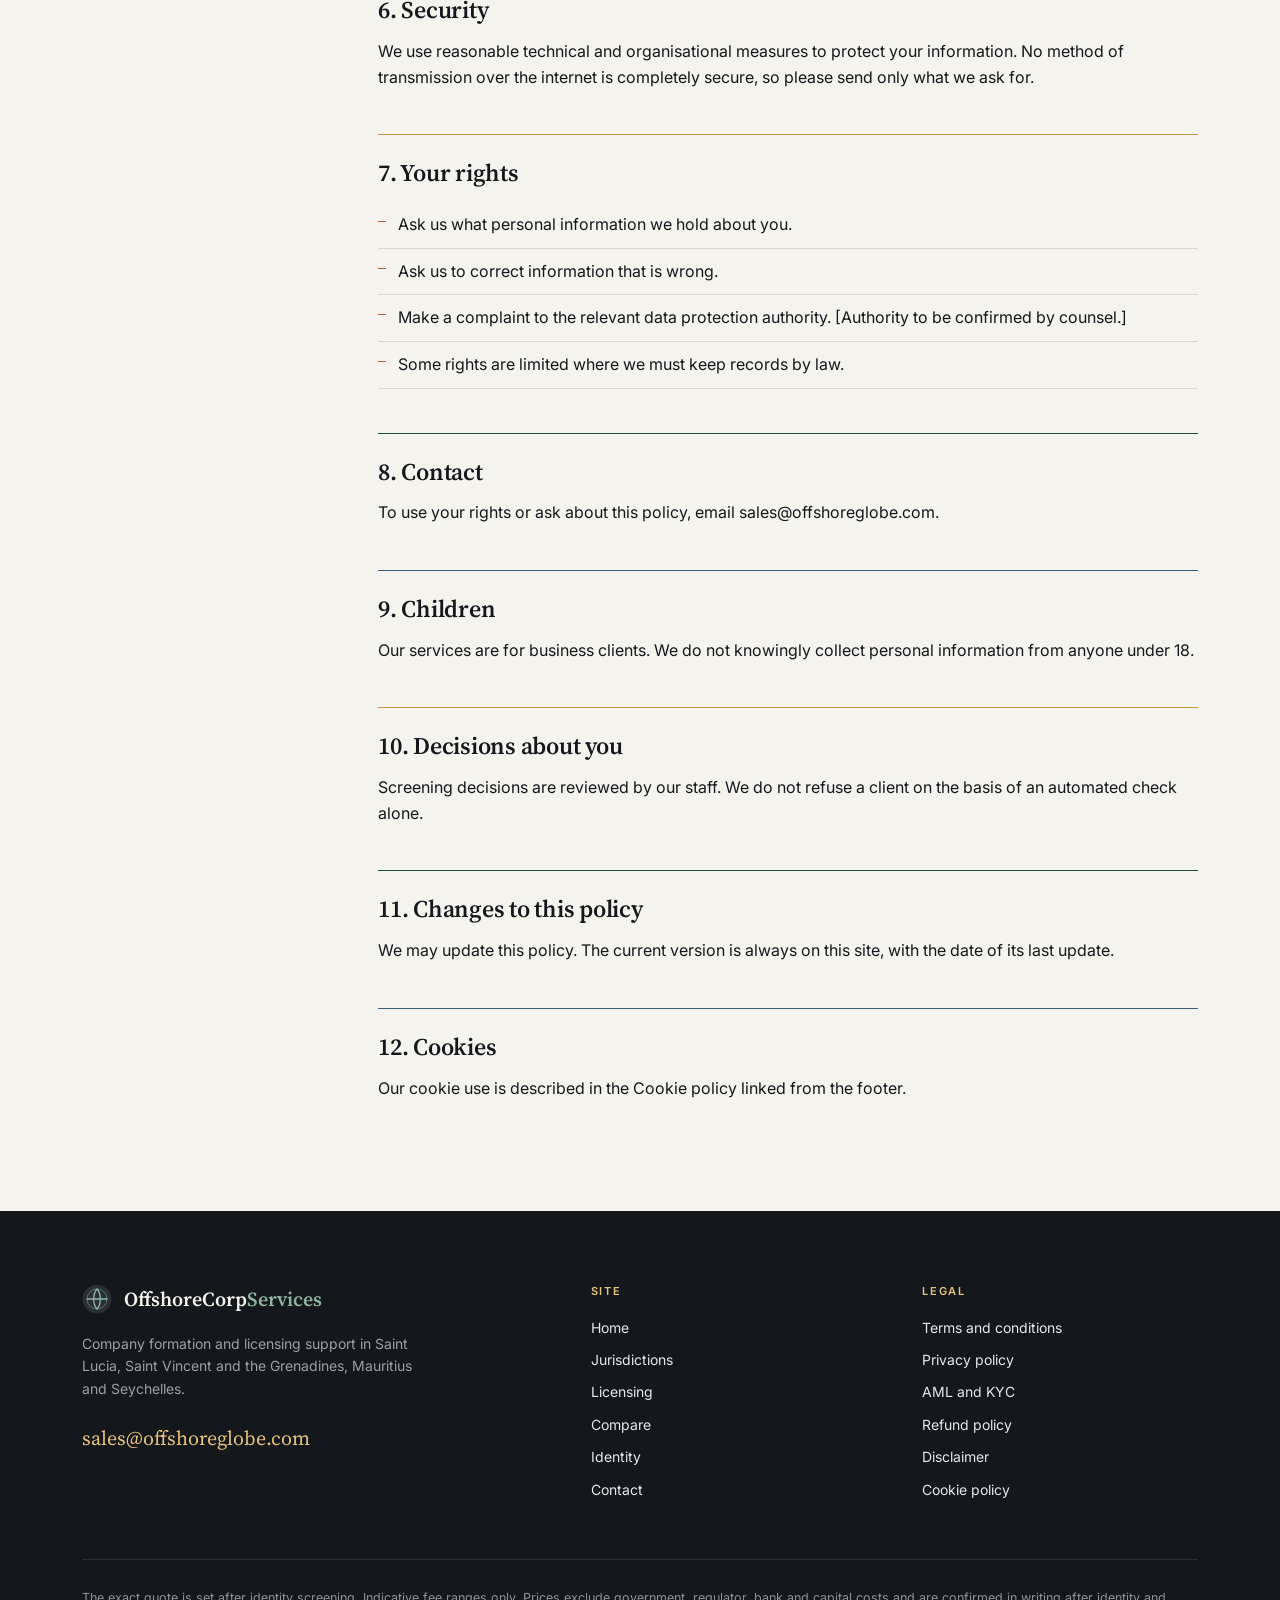
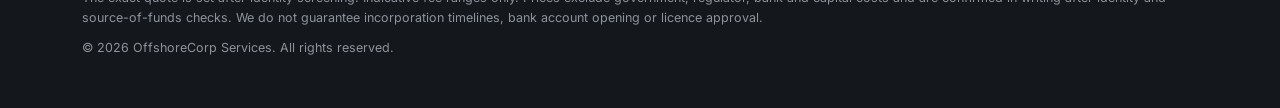
<file: privacy.html>
<!doctype html><html lang="en"><head><meta charset="utf-8"><meta name="viewport" content="width=device-width,initial-scale=1"><link rel="preconnect" href="https://fonts.googleapis.com"><link href="https://fonts.googleapis.com/css2?family=Source+Serif+4:wght@500;600&family=Inter:wght@400;500;600&display=swap" rel="stylesheet"><title>Privacy policy | OffshoreCorp Services</title><link rel="stylesheet" href="style.css"></head><body><header class="top"><div class="wrap"><a class="brand" href="index.html"><svg viewBox="0 0 48 48" xmlns="http://www.w3.org/2000/svg" aria-hidden="true"><circle cx="24" cy="24" r="23" fill="#14171C"/><circle cx="24" cy="24" r="16" fill="none" stroke="#8FB5A1" stroke-width="1.4" opacity=".55"/><path d="M8 24h32M24 8c-7 7-7 25 0 32M24 8c7 7 7 25 0 32" fill="none" stroke="#8FB5A1" stroke-width="2.2" stroke-linecap="round"/></svg><span>OffshoreCorp<em>Services</em></span></a><nav><a href="index.html">Home</a><a href="jurisdictions.html">Jurisdictions</a><a href="licensing.html">Licensing</a><a href="compare.html">Compare</a></nav></div></header><main><div class="wrap inner"><div class="legal-layout"><nav class="toc" aria-label="On this page"><p class="toc-h">On this page</p><ol><li><a href="#privacy-s0">1. What we collect</a></li><li><a href="#privacy-s1">2. Why we use it</a></li><li><a href="#privacy-s2">3. Who we share it with</a></li><li><a href="#privacy-s3">4. International transfers</a></li><li><a href="#privacy-s4">5. How long we keep it</a></li><li><a href="#privacy-s5">6. Security</a></li><li><a href="#privacy-s6">7. Your rights</a></li><li><a href="#privacy-s7">8. Contact</a></li><li><a href="#privacy-s8">9. Children</a></li><li><a href="#privacy-s9">10. Decisions about you</a></li><li><a href="#privacy-s10">11. Changes to this policy</a></li><li><a href="#privacy-s11">12. Cookies</a></li></ol></nav><article class="legal"><h1>Privacy policy</h1><p class="meta">Last updated: October 2026</p><p class="lead">This policy explains what personal information we collect, why we use it, who we share it with, and your rights.</p><div class="notice">Draft wording. [Counsel review required before publication.]</div><h2 id="privacy-s0">1. What we collect</h2><ul><li>Contact details: name, email address, country of residence.</li><li>Identity documents: passport or national ID, proof of address, CV.</li><li>Business information: planned activity, ownership, directors, expected transactions.</li><li>Source-of-funds and source-of-wealth information.</li><li>Enquiry emails and correspondence with us.</li></ul><h2 id="privacy-s1">2. Why we use it</h2><ul><li>To prepare a quote and deliver the services you ask for.</li><li>To meet our legal duties, including anti-money-laundering and counter-terrorist-financing checks.</li><li>To answer your enquiries and manage our relationship with you.</li></ul><h2 id="privacy-s2">3. Who we share it with</h2><ul><li>Registries, regulators and tax authorities where the law requires it.</li><li>Banks and payment providers involved in your engagement.</li><li>Local counsel and service providers under contracts that protect your information.</li></ul><h2 id="privacy-s3">4. International transfers</h2><p>Your information may be processed in the jurisdiction where your company is formed or where a regulator is located. [Transfer safeguards to be confirmed by counsel.]</p><h2 id="privacy-s4">5. How long we keep it</h2><p>We keep records for as long as the law requires, which can be several years after an engagement ends. [Retention periods to be confirmed by counsel.]</p><h2 id="privacy-s5">6. Security</h2><p>We use reasonable technical and organisational measures to protect your information. No method of transmission over the internet is completely secure, so please send only what we ask for.</p><h2 id="privacy-s6">7. Your rights</h2><ul><li>Ask us what personal information we hold about you.</li><li>Ask us to correct information that is wrong.</li><li>Make a complaint to the relevant data protection authority. [Authority to be confirmed by counsel.]</li><li>Some rights are limited where we must keep records by law.</li></ul><h2 id="privacy-s7">8. Contact</h2><p>To use your rights or ask about this policy, email sales@offshoreglobe.com.</p><h2 id="privacy-s8">9. Children</h2><p>Our services are for business clients. We do not knowingly collect personal information from anyone under 18.</p><h2 id="privacy-s9">10. Decisions about you</h2><p>Screening decisions are reviewed by our staff. We do not refuse a client on the basis of an automated check alone.</p><h2 id="privacy-s10">11. Changes to this policy</h2><p>We may update this policy. The current version is always on this site, with the date of its last update.</p><h2 id="privacy-s11">12. Cookies</h2><p>Our cookie use is described in the Cookie policy linked from the footer.</p></article></div></div></main><footer class="foot"><div class="wrap"><div class="fgrid"><div class="fbrand"><a class="brand" href="index.html"><svg viewBox="0 0 48 48" xmlns="http://www.w3.org/2000/svg" aria-hidden="true"><circle cx="24" cy="24" r="23" fill="#14171C"/><circle cx="24" cy="24" r="16" fill="none" stroke="#8FB5A1" stroke-width="1.4" opacity=".55"/><path d="M8 24h32M24 8c-7 7-7 25 0 32M24 8c7 7 7 25 0 32" fill="none" stroke="#8FB5A1" stroke-width="2.2" stroke-linecap="round"/></svg><span>OffshoreCorp<em>Services</em></span></a><p class="fdesc">Company formation and licensing support in Saint Lucia, Saint Vincent and the Grenadines, Mauritius and Seychelles.</p><a class="fmail" href="mailto:sales@offshoreglobe.com">sales@offshoreglobe.com</a></div><div><h4>Site</h4><ul><li><a href="index.html">Home</a></li><li><a href="jurisdictions.html">Jurisdictions</a></li><li><a href="licensing.html">Licensing</a></li><li><a href="compare.html">Compare</a></li><li><a href="identity.html">Identity</a></li><li><a href="contact.html">Contact</a></li></ul></div><div><h4>Legal</h4><ul><li><a href="terms.html">Terms and conditions</a></li><li><a href="privacy.html">Privacy policy</a></li><li><a href="aml.html">AML and KYC</a></li><li><a href="refund.html">Refund policy</a></li><li><a href="disclaimer.html">Disclaimer</a></li><li><a href="cookies.html">Cookie policy</a></li></ul></div></div><div class="fbase"><p>The exact quote is set after identity screening. Indicative fee ranges only. Prices exclude government, regulator, bank and capital costs and are confirmed in writing after identity and source-of-funds checks. We do not guarantee incorporation timelines, bank account opening or licence approval.</p><p>&copy; 2026 OffshoreCorp Services. All rights reserved.</p></div></div></footer></body></html>
</file>
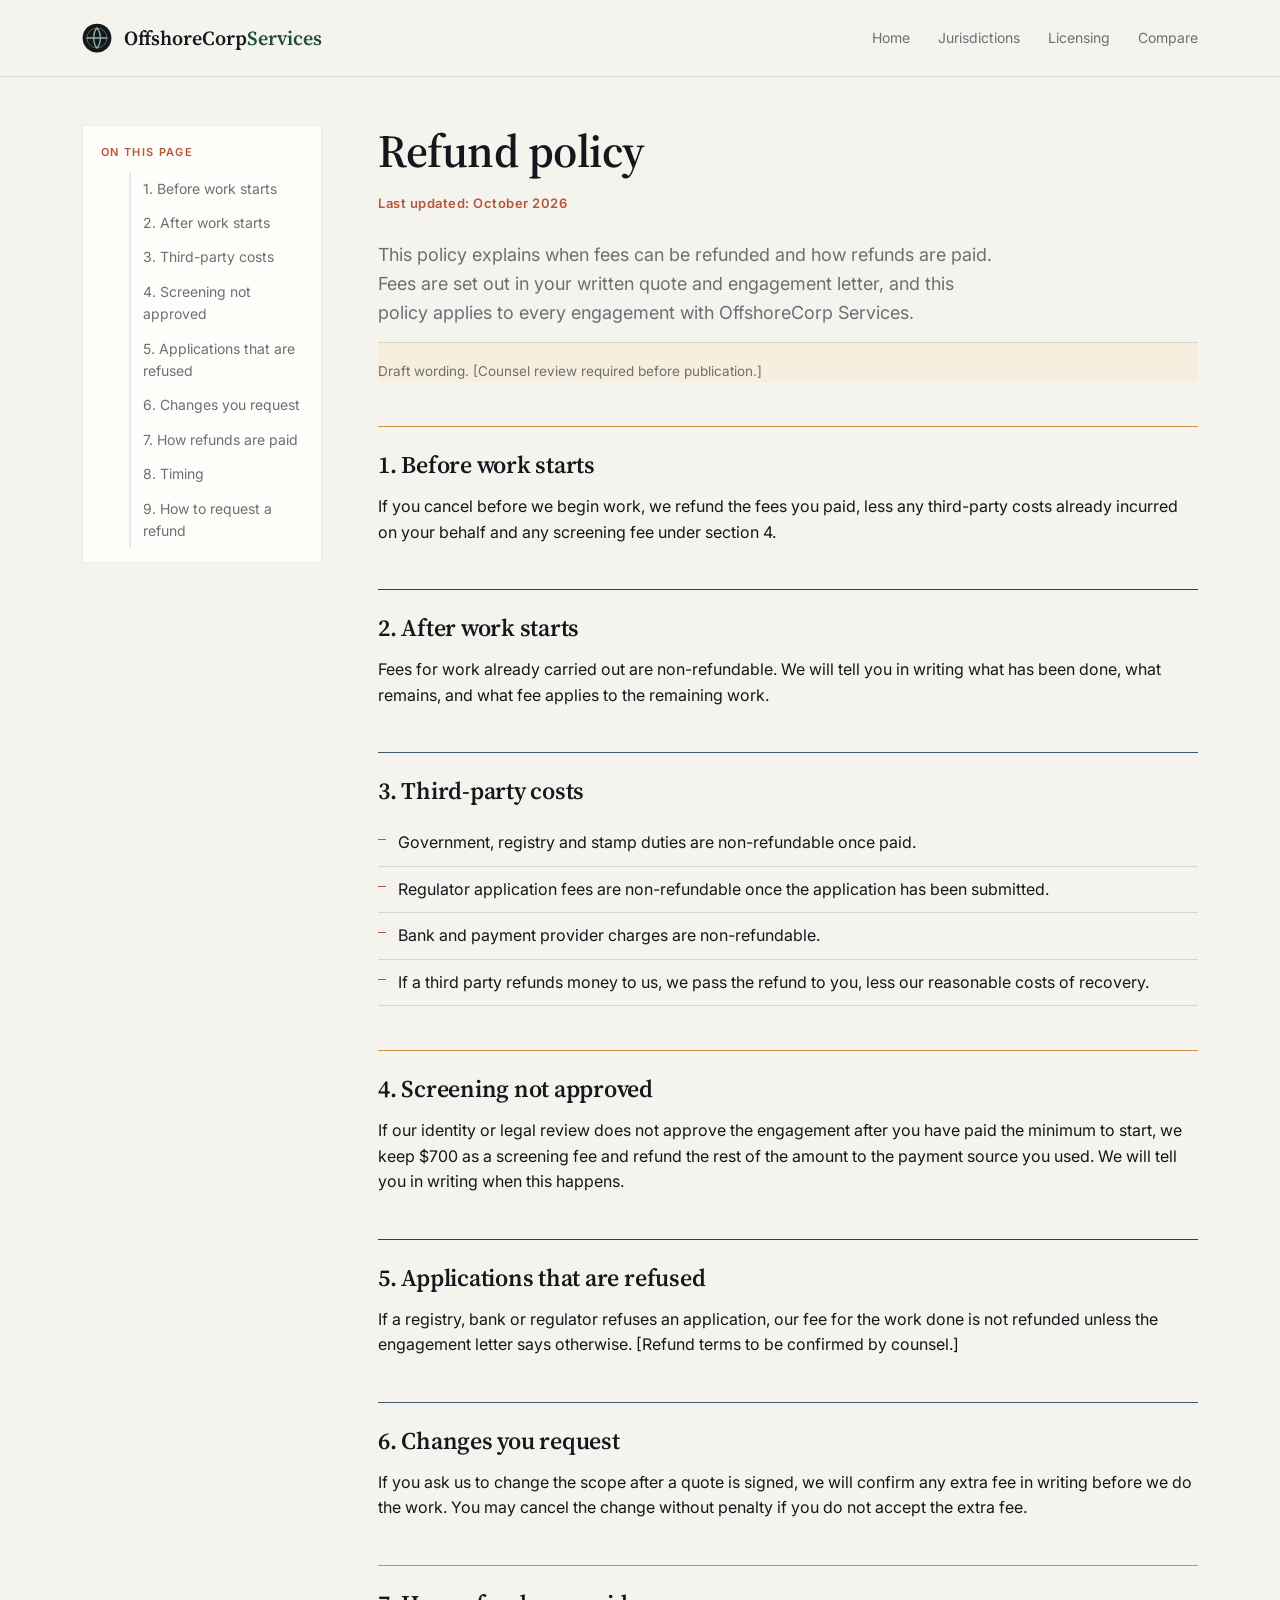
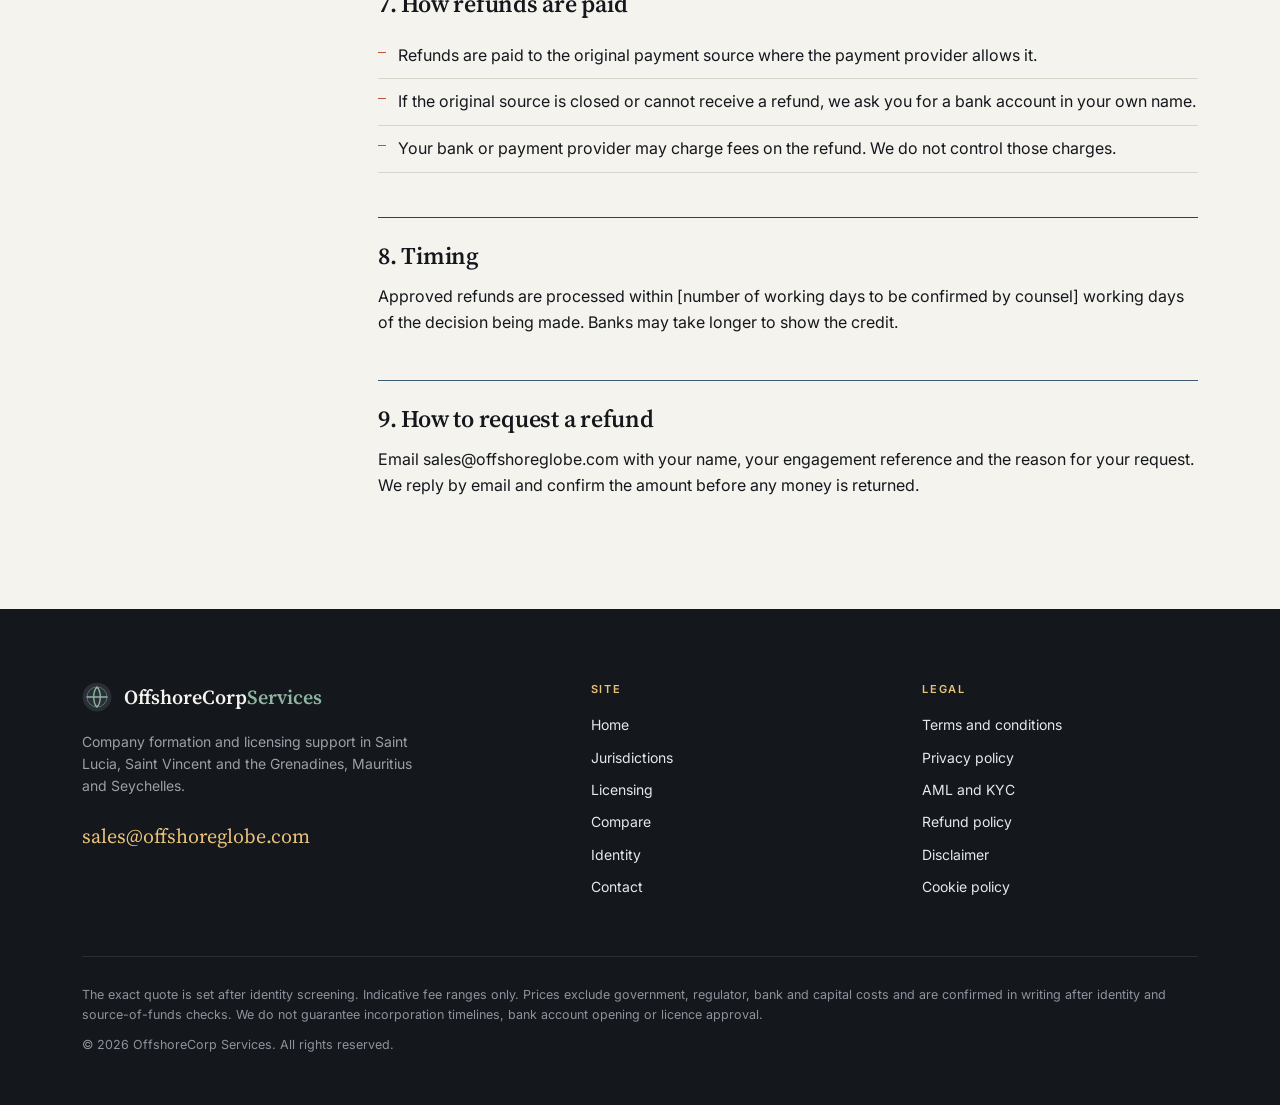
<file: refund.html>
<!doctype html><html lang="en"><head><meta charset="utf-8"><meta name="viewport" content="width=device-width,initial-scale=1"><link rel="preconnect" href="https://fonts.googleapis.com"><link href="https://fonts.googleapis.com/css2?family=Source+Serif+4:wght@500;600&family=Inter:wght@400;500;600&display=swap" rel="stylesheet"><title>Refund policy | OffshoreCorp Services</title><link rel="stylesheet" href="style.css"></head><body><header class="top"><div class="wrap"><a class="brand" href="index.html"><svg viewBox="0 0 48 48" xmlns="http://www.w3.org/2000/svg" aria-hidden="true"><circle cx="24" cy="24" r="23" fill="#14171C"/><circle cx="24" cy="24" r="16" fill="none" stroke="#8FB5A1" stroke-width="1.4" opacity=".55"/><path d="M8 24h32M24 8c-7 7-7 25 0 32M24 8c7 7 7 25 0 32" fill="none" stroke="#8FB5A1" stroke-width="2.2" stroke-linecap="round"/></svg><span>OffshoreCorp<em>Services</em></span></a><nav><a href="index.html">Home</a><a href="jurisdictions.html">Jurisdictions</a><a href="licensing.html">Licensing</a><a href="compare.html">Compare</a></nav></div></header><main><div class="wrap inner"><div class="legal-layout"><nav class="toc" aria-label="On this page"><p class="toc-h">On this page</p><ol><li><a href="#refund-s0">1. Before work starts</a></li><li><a href="#refund-s1">2. After work starts</a></li><li><a href="#refund-s2">3. Third-party costs</a></li><li><a href="#refund-s3">4. Screening not approved</a></li><li><a href="#refund-s4">5. Applications that are refused</a></li><li><a href="#refund-s5">6. Changes you request</a></li><li><a href="#refund-s6">7. How refunds are paid</a></li><li><a href="#refund-s7">8. Timing</a></li><li><a href="#refund-s8">9. How to request a refund</a></li></ol></nav><article class="legal"><h1>Refund policy</h1><p class="meta">Last updated: October 2026</p><p class="lead">This policy explains when fees can be refunded and how refunds are paid. Fees are set out in your written quote and engagement letter, and this policy applies to every engagement with OffshoreCorp Services.</p><div class="notice">Draft wording. [Counsel review required before publication.]</div><h2 id="refund-s0">1. Before work starts</h2><p>If you cancel before we begin work, we refund the fees you paid, less any third-party costs already incurred on your behalf and any screening fee under section 4.</p><h2 id="refund-s1">2. After work starts</h2><p>Fees for work already carried out are non-refundable. We will tell you in writing what has been done, what remains, and what fee applies to the remaining work.</p><h2 id="refund-s2">3. Third-party costs</h2><ul><li>Government, registry and stamp duties are non-refundable once paid.</li><li>Regulator application fees are non-refundable once the application has been submitted.</li><li>Bank and payment provider charges are non-refundable.</li><li>If a third party refunds money to us, we pass the refund to you, less our reasonable costs of recovery.</li></ul><h2 id="refund-s3">4. Screening not approved</h2><p>If our identity or legal review does not approve the engagement after you have paid the minimum to start, we keep $700 as a screening fee and refund the rest of the amount to the payment source you used. We will tell you in writing when this happens.</p><h2 id="refund-s4">5. Applications that are refused</h2><p>If a registry, bank or regulator refuses an application, our fee for the work done is not refunded unless the engagement letter says otherwise. [Refund terms to be confirmed by counsel.]</p><h2 id="refund-s5">6. Changes you request</h2><p>If you ask us to change the scope after a quote is signed, we will confirm any extra fee in writing before we do the work. You may cancel the change without penalty if you do not accept the extra fee.</p><h2 id="refund-s6">7. How refunds are paid</h2><ul><li>Refunds are paid to the original payment source where the payment provider allows it.</li><li>If the original source is closed or cannot receive a refund, we ask you for a bank account in your own name.</li><li>Your bank or payment provider may charge fees on the refund. We do not control those charges.</li></ul><h2 id="refund-s7">8. Timing</h2><p>Approved refunds are processed within [number of working days to be confirmed by counsel] working days of the decision being made. Banks may take longer to show the credit.</p><h2 id="refund-s8">9. How to request a refund</h2><p>Email sales@offshoreglobe.com with your name, your engagement reference and the reason for your request. We reply by email and confirm the amount before any money is returned.</p></article></div></div></main><footer class="foot"><div class="wrap"><div class="fgrid"><div class="fbrand"><a class="brand" href="index.html"><svg viewBox="0 0 48 48" xmlns="http://www.w3.org/2000/svg" aria-hidden="true"><circle cx="24" cy="24" r="23" fill="#14171C"/><circle cx="24" cy="24" r="16" fill="none" stroke="#8FB5A1" stroke-width="1.4" opacity=".55"/><path d="M8 24h32M24 8c-7 7-7 25 0 32M24 8c7 7 7 25 0 32" fill="none" stroke="#8FB5A1" stroke-width="2.2" stroke-linecap="round"/></svg><span>OffshoreCorp<em>Services</em></span></a><p class="fdesc">Company formation and licensing support in Saint Lucia, Saint Vincent and the Grenadines, Mauritius and Seychelles.</p><a class="fmail" href="mailto:sales@offshoreglobe.com">sales@offshoreglobe.com</a></div><div><h4>Site</h4><ul><li><a href="index.html">Home</a></li><li><a href="jurisdictions.html">Jurisdictions</a></li><li><a href="licensing.html">Licensing</a></li><li><a href="compare.html">Compare</a></li><li><a href="identity.html">Identity</a></li><li><a href="contact.html">Contact</a></li></ul></div><div><h4>Legal</h4><ul><li><a href="terms.html">Terms and conditions</a></li><li><a href="privacy.html">Privacy policy</a></li><li><a href="aml.html">AML and KYC</a></li><li><a href="refund.html">Refund policy</a></li><li><a href="disclaimer.html">Disclaimer</a></li><li><a href="cookies.html">Cookie policy</a></li></ul></div></div><div class="fbase"><p>The exact quote is set after identity screening. Indicative fee ranges only. Prices exclude government, regulator, bank and capital costs and are confirmed in writing after identity and source-of-funds checks. We do not guarantee incorporation timelines, bank account opening or licence approval.</p><p>&copy; 2026 OffshoreCorp Services. All rights reserved.</p></div></div></footer></body></html>
</file>
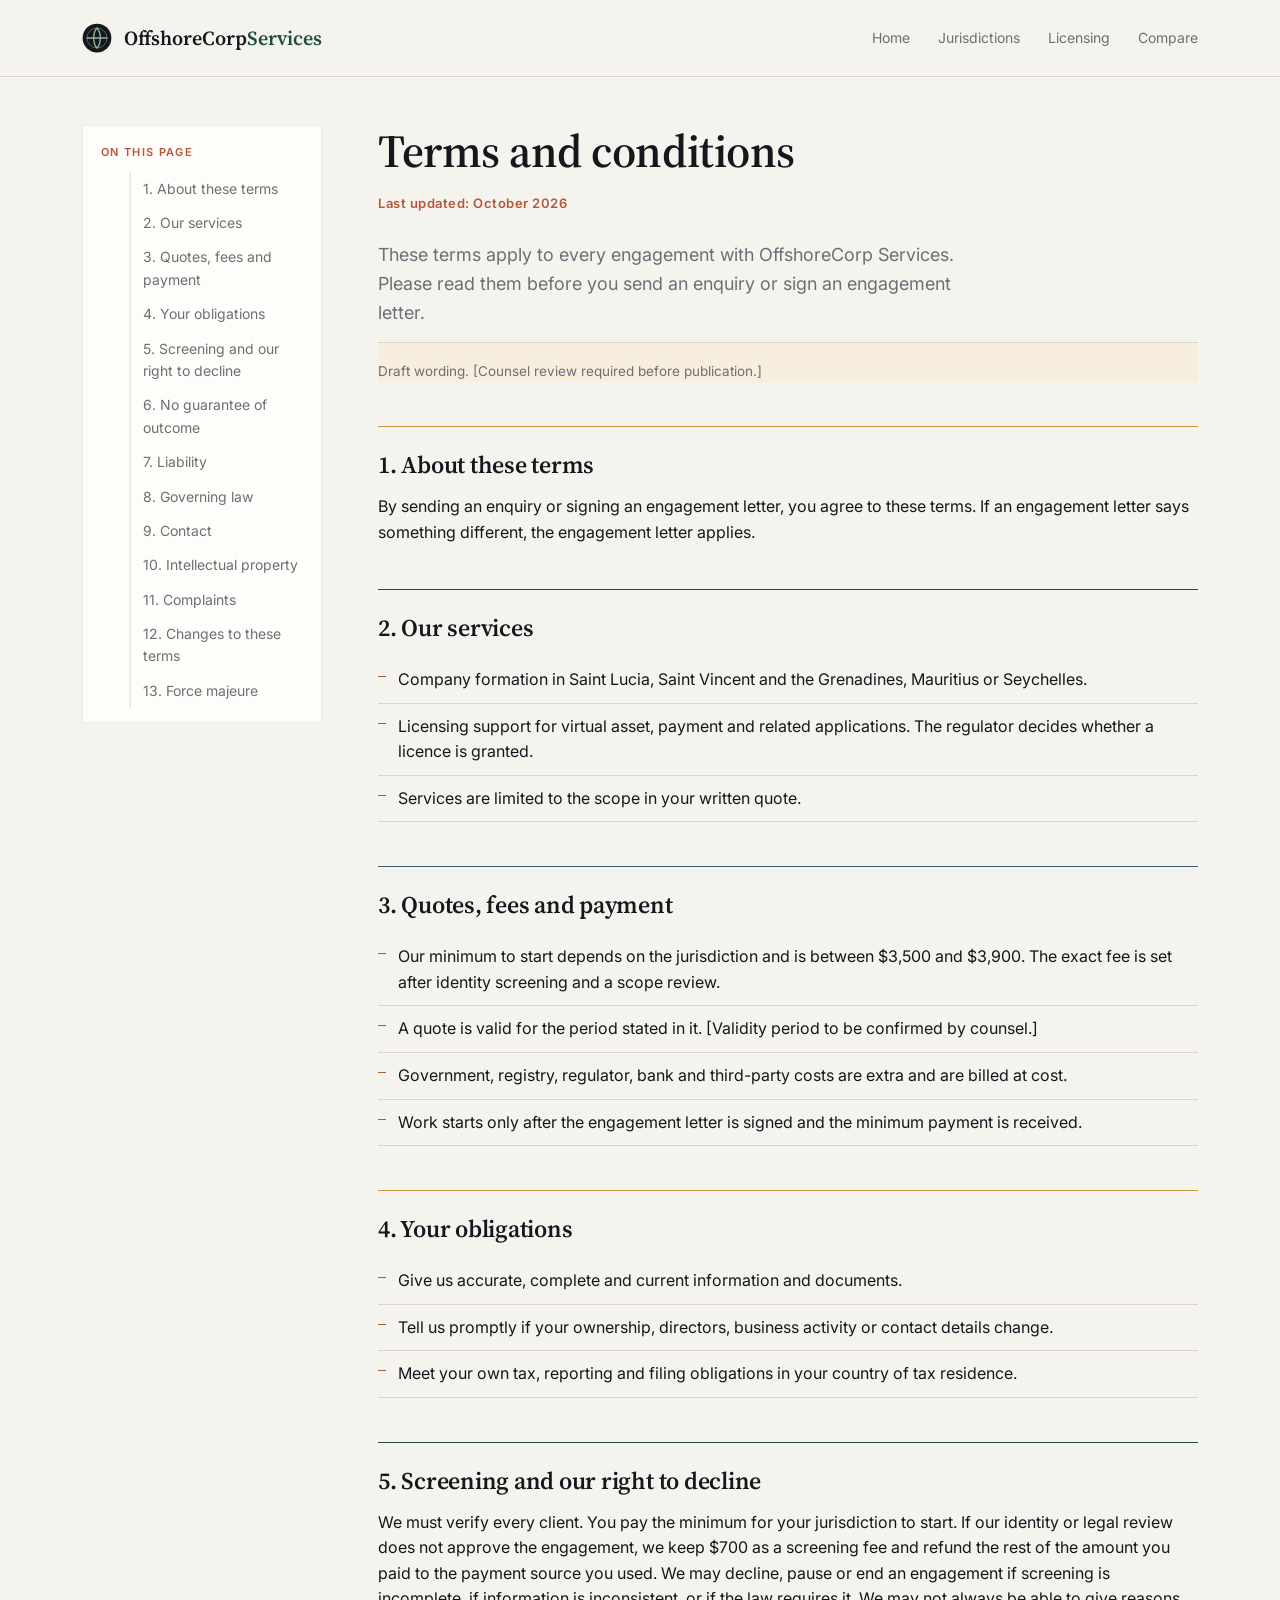
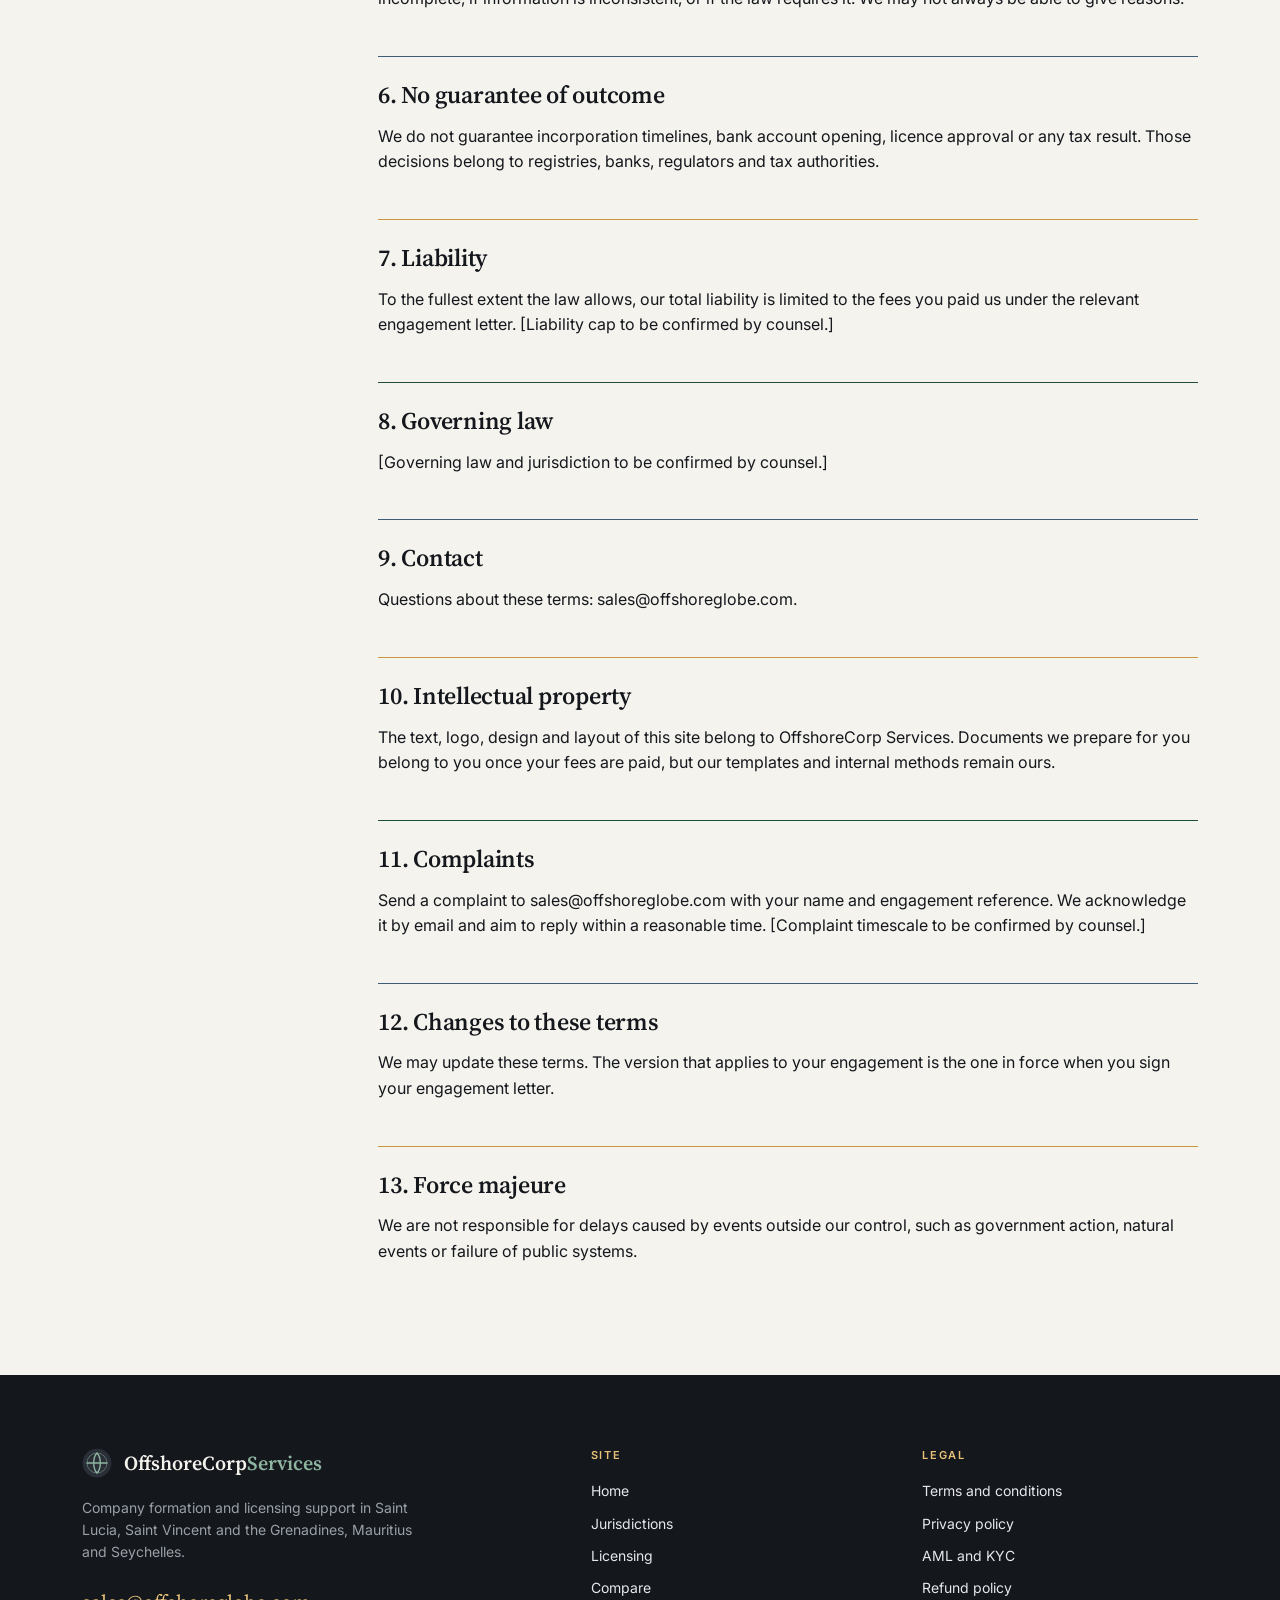
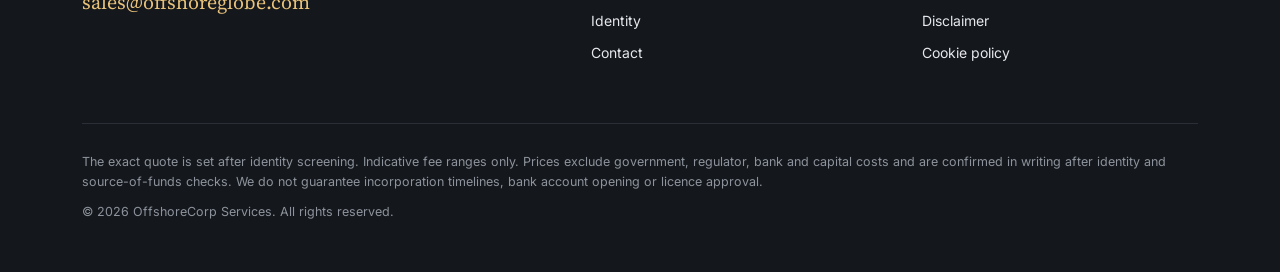
<file: terms.html>
<!doctype html><html lang="en"><head><meta charset="utf-8"><meta name="viewport" content="width=device-width,initial-scale=1"><link rel="preconnect" href="https://fonts.googleapis.com"><link href="https://fonts.googleapis.com/css2?family=Source+Serif+4:wght@500;600&family=Inter:wght@400;500;600&display=swap" rel="stylesheet"><title>Terms and conditions | OffshoreCorp Services</title><link rel="stylesheet" href="style.css"></head><body><header class="top"><div class="wrap"><a class="brand" href="index.html"><svg viewBox="0 0 48 48" xmlns="http://www.w3.org/2000/svg" aria-hidden="true"><circle cx="24" cy="24" r="23" fill="#14171C"/><circle cx="24" cy="24" r="16" fill="none" stroke="#8FB5A1" stroke-width="1.4" opacity=".55"/><path d="M8 24h32M24 8c-7 7-7 25 0 32M24 8c7 7 7 25 0 32" fill="none" stroke="#8FB5A1" stroke-width="2.2" stroke-linecap="round"/></svg><span>OffshoreCorp<em>Services</em></span></a><nav><a href="index.html">Home</a><a href="jurisdictions.html">Jurisdictions</a><a href="licensing.html">Licensing</a><a href="compare.html">Compare</a></nav></div></header><main><div class="wrap inner"><div class="legal-layout"><nav class="toc" aria-label="On this page"><p class="toc-h">On this page</p><ol><li><a href="#terms-s0">1. About these terms</a></li><li><a href="#terms-s1">2. Our services</a></li><li><a href="#terms-s2">3. Quotes, fees and payment</a></li><li><a href="#terms-s3">4. Your obligations</a></li><li><a href="#terms-s4">5. Screening and our right to decline</a></li><li><a href="#terms-s5">6. No guarantee of outcome</a></li><li><a href="#terms-s6">7. Liability</a></li><li><a href="#terms-s7">8. Governing law</a></li><li><a href="#terms-s8">9. Contact</a></li><li><a href="#terms-s9">10. Intellectual property</a></li><li><a href="#terms-s10">11. Complaints</a></li><li><a href="#terms-s11">12. Changes to these terms</a></li><li><a href="#terms-s12">13. Force majeure</a></li></ol></nav><article class="legal"><h1>Terms and conditions</h1><p class="meta">Last updated: October 2026</p><p class="lead">These terms apply to every engagement with OffshoreCorp Services. Please read them before you send an enquiry or sign an engagement letter.</p><div class="notice">Draft wording. [Counsel review required before publication.]</div><h2 id="terms-s0">1. About these terms</h2><p>By sending an enquiry or signing an engagement letter, you agree to these terms. If an engagement letter says something different, the engagement letter applies.</p><h2 id="terms-s1">2. Our services</h2><ul><li>Company formation in Saint Lucia, Saint Vincent and the Grenadines, Mauritius or Seychelles.</li><li>Licensing support for virtual asset, payment and related applications. The regulator decides whether a licence is granted.</li><li>Services are limited to the scope in your written quote.</li></ul><h2 id="terms-s2">3. Quotes, fees and payment</h2><ul><li>Our minimum to start depends on the jurisdiction and is between $3,500 and $3,900. The exact fee is set after identity screening and a scope review.</li><li>A quote is valid for the period stated in it. [Validity period to be confirmed by counsel.]</li><li>Government, registry, regulator, bank and third-party costs are extra and are billed at cost.</li><li>Work starts only after the engagement letter is signed and the minimum payment is received.</li></ul><h2 id="terms-s3">4. Your obligations</h2><ul><li>Give us accurate, complete and current information and documents.</li><li>Tell us promptly if your ownership, directors, business activity or contact details change.</li><li>Meet your own tax, reporting and filing obligations in your country of tax residence.</li></ul><h2 id="terms-s4">5. Screening and our right to decline</h2><p>We must verify every client. You pay the minimum for your jurisdiction to start. If our identity or legal review does not approve the engagement, we keep $700 as a screening fee and refund the rest of the amount you paid to the payment source you used. We may decline, pause or end an engagement if screening is incomplete, if information is inconsistent, or if the law requires it. We may not always be able to give reasons.</p><h2 id="terms-s5">6. No guarantee of outcome</h2><p>We do not guarantee incorporation timelines, bank account opening, licence approval or any tax result. Those decisions belong to registries, banks, regulators and tax authorities.</p><h2 id="terms-s6">7. Liability</h2><p>To the fullest extent the law allows, our total liability is limited to the fees you paid us under the relevant engagement letter. [Liability cap to be confirmed by counsel.]</p><h2 id="terms-s7">8. Governing law</h2><p>[Governing law and jurisdiction to be confirmed by counsel.]</p><h2 id="terms-s8">9. Contact</h2><p>Questions about these terms: sales@offshoreglobe.com.</p><h2 id="terms-s9">10. Intellectual property</h2><p>The text, logo, design and layout of this site belong to OffshoreCorp Services. Documents we prepare for you belong to you once your fees are paid, but our templates and internal methods remain ours.</p><h2 id="terms-s10">11. Complaints</h2><p>Send a complaint to sales@offshoreglobe.com with your name and engagement reference. We acknowledge it by email and aim to reply within a reasonable time. [Complaint timescale to be confirmed by counsel.]</p><h2 id="terms-s11">12. Changes to these terms</h2><p>We may update these terms. The version that applies to your engagement is the one in force when you sign your engagement letter.</p><h2 id="terms-s12">13. Force majeure</h2><p>We are not responsible for delays caused by events outside our control, such as government action, natural events or failure of public systems.</p></article></div></div></main><footer class="foot"><div class="wrap"><div class="fgrid"><div class="fbrand"><a class="brand" href="index.html"><svg viewBox="0 0 48 48" xmlns="http://www.w3.org/2000/svg" aria-hidden="true"><circle cx="24" cy="24" r="23" fill="#14171C"/><circle cx="24" cy="24" r="16" fill="none" stroke="#8FB5A1" stroke-width="1.4" opacity=".55"/><path d="M8 24h32M24 8c-7 7-7 25 0 32M24 8c7 7 7 25 0 32" fill="none" stroke="#8FB5A1" stroke-width="2.2" stroke-linecap="round"/></svg><span>OffshoreCorp<em>Services</em></span></a><p class="fdesc">Company formation and licensing support in Saint Lucia, Saint Vincent and the Grenadines, Mauritius and Seychelles.</p><a class="fmail" href="mailto:sales@offshoreglobe.com">sales@offshoreglobe.com</a></div><div><h4>Site</h4><ul><li><a href="index.html">Home</a></li><li><a href="jurisdictions.html">Jurisdictions</a></li><li><a href="licensing.html">Licensing</a></li><li><a href="compare.html">Compare</a></li><li><a href="identity.html">Identity</a></li><li><a href="contact.html">Contact</a></li></ul></div><div><h4>Legal</h4><ul><li><a href="terms.html">Terms and conditions</a></li><li><a href="privacy.html">Privacy policy</a></li><li><a href="aml.html">AML and KYC</a></li><li><a href="refund.html">Refund policy</a></li><li><a href="disclaimer.html">Disclaimer</a></li><li><a href="cookies.html">Cookie policy</a></li></ul></div></div><div class="fbase"><p>The exact quote is set after identity screening. Indicative fee ranges only. Prices exclude government, regulator, bank and capital costs and are confirmed in writing after identity and source-of-funds checks. We do not guarantee incorporation timelines, bank account opening or licence approval.</p><p>&copy; 2026 OffshoreCorp Services. All rights reserved.</p></div></div></footer></body></html>
</file>
<file: style.css>
:root{--paper:#F5F3EE;--ink:#14171C;--mute:#6B6F76;--rule:#D9D5CB;--acc:#1F4D3A;--white:#FFFDF9}
*{box-sizing:border-box}
body{margin:0;background:var(--paper);color:var(--ink);font:16px/1.6 Inter,system-ui,sans-serif;-webkit-font-smoothing:antialiased}
a{color:var(--ink)}
.wrap{max-width:1180px;margin:0 auto;padding:0 32px}
.inner{padding-bottom:56px}
.inner>h1{margin-top:72px}
.top{border-bottom:1px solid var(--rule);background:var(--paper)}
.top .wrap{display:flex;justify-content:space-between;align-items:center;height:76px}
.brand{display:flex;align-items:center;gap:12px;text-decoration:none;color:var(--ink);font-family:"Source Serif 4",Georgia,serif;font-size:20px;font-weight:600}
.brand svg{width:30px;height:30px}
.brand em{font-style:normal;color:var(--acc)}
nav a{margin-left:28px;color:var(--mute);text-decoration:none;font-size:14px}
nav a.on,nav a:hover{color:var(--ink);border-bottom:1px solid var(--ink)}
h1,h2,h3{font-family:"Source Serif 4",Georgia,serif;font-weight:600;color:var(--ink);letter-spacing:-.01em}
h1{font-size:46px;line-height:1.12;margin:0 0 16px}
h2{font-size:30px;line-height:1.2;margin:56px 0 14px}
h3{font-size:20px;margin:0 0 8px}
p{margin:0 0 14px}
.lead{font-size:18px;color:var(--mute);max-width:620px}
.hero{padding:96px 0 80px;border-bottom:1px solid var(--rule)}
.hero .grid2{display:grid;grid-template-columns:1.25fr .75fr;gap:80px;align-items:end}
.hero h1{font-size:58px;line-height:1.06;letter-spacing:-.02em;max-width:720px}
.kick{font-size:12px;letter-spacing:.16em;text-transform:uppercase;color:var(--acc);font-weight:600;margin-bottom:22px;display:block}
.btns a{display:inline-block;margin:8px 20px 0 0;font-size:15px;font-weight:600;text-decoration:none;padding:14px 22px;border:1px solid var(--ink)}
.btn-primary{background:var(--ink);color:var(--paper)}
.ledger{border-top:1px solid var(--ink)}
.ledger .row{display:flex;justify-content:space-between;align-items:baseline;padding:16px 0;border-bottom:1px solid var(--rule);font-size:15px}
.ledger .row span{color:var(--mute)}
.ledger .row b{font-weight:600;font-variant-numeric:tabular-nums}
.ledger .big{font-family:"Source Serif 4",Georgia,serif;font-size:48px;font-weight:600;padding:20px 0 8px;line-height:1}
.section{padding:88px 0;border-bottom:1px solid var(--rule)}
.label{font-size:12px;letter-spacing:.16em;text-transform:uppercase;color:var(--mute);display:block;margin-bottom:14px}
.sub{color:var(--mute);max-width:620px;margin:0 0 40px;font-size:17px}
.jrows{border-top:1px solid var(--ink)}
.jrow{display:grid;grid-template-columns:60px 1.4fr 1fr 1fr 1fr;gap:24px;align-items:baseline;padding:24px 0;border-bottom:1px solid var(--rule)}
.jrow .n{font-family:"Source Serif 4",Georgia,serif;color:var(--mute);font-size:18px}
.jrow h3{margin:0 0 4px}
.jrow .v{font-size:15px;font-variant-numeric:tabular-nums}
.jrow .k{display:block;font-size:11px;color:var(--mute);letter-spacing:.08em;text-transform:uppercase;margin-bottom:2px}
.jrow a{font-size:14px;color:var(--acc)}
.cols{display:grid;grid-template-columns:1fr 1fr;gap:64px}
ul.check{list-style:none;padding:0;margin:0}
ul.check li{padding:10px 0;border-bottom:1px solid var(--rule);font-size:15px}
.steps{display:grid;grid-template-columns:repeat(4,1fr);border-top:1px solid var(--ink)}
.step{padding:22px 24px 0 0}
.step .n{font-family:"Source Serif 4",Georgia,serif;color:var(--acc);font-size:15px;display:block;margin-bottom:12px}
.contact{padding:88px 0}
.contact a.mail{font-family:"Source Serif 4",Georgia,serif;font-size:36px;color:var(--ink);text-decoration:underline;text-underline-offset:8px;text-decoration-thickness:1px}
.notice{font-size:13.5px;color:var(--mute);border-top:1px solid var(--rule);padding-top:18px;margin-top:40px;max-width:820px}
table{width:100%;border-collapse:collapse;margin:16px 0;font-size:15px;border-top:1px solid var(--ink)}
th,td{text-align:left;padding:14px 12px 14px 0;border-bottom:1px solid var(--rule);vertical-align:top}
th{font-size:11px;letter-spacing:.1em;text-transform:uppercase;color:var(--mute);font-weight:600}
section.j{margin-top:64px}
section.j h2{margin-top:0}
.idrow{display:grid;grid-template-columns:1fr 1fr;border:1px solid var(--rule)}
.idcard{padding:64px;display:flex;align-items:center;justify-content:center;min-height:240px}
.idcard.light{background:var(--white);border-right:1px solid var(--rule)}
.idcard.dark{background:var(--ink)}
.idcard svg{width:72px;height:72px}
.idcard .wm{font-family:"Source Serif 4",Georgia,serif;font-size:30px;font-weight:600;margin-left:16px;color:var(--ink)}
.idcard .wm em{font-style:normal;color:var(--acc)}
.idcard.dark .wm{color:var(--paper)}
.idcard.dark .wm em{color:#8FB5A1}
.swatches{display:grid;grid-template-columns:repeat(auto-fit,minmax(150px,1fr));border-top:1px solid var(--ink)}
.sw{padding:0 16px 16px 0}
.sw .c{height:90px;border:1px solid var(--rule);margin-bottom:12px}
.sw .t{font-size:13px;color:var(--mute)}
.sw .t b{display:block;font-size:15px;color:var(--ink);font-weight:600}
.foot{background:var(--ink);color:#B9BDC4;padding:72px 0 40px;font-size:14px;margin-top:0}
.foot .brand{color:var(--paper);font-size:20px;margin-bottom:18px}
.foot .brand em{color:#8FB5A1}
.foot .brand svg circle:first-child{fill:#2A2F37}
.fgrid{display:flex;flex-wrap:wrap;gap:56px;padding-bottom:48px;border-bottom:1px solid #2A2F37}
.fgrid>div{flex:1 1 180px}
.fgrid>.fbrand{flex:1.6 1 300px}
.fdesc{max-width:340px;color:#9AA0A8;margin:0 0 22px}
.fmail{color:var(--paper);font-family:"Source Serif 4",Georgia,serif;font-size:20px;text-decoration:underline;text-underline-offset:6px}
.foot h4{font-size:11px;letter-spacing:.14em;text-transform:uppercase;color:#8FB5A1;margin:0 0 16px;font-weight:600}
.foot ul{list-style:none;padding:0;margin:0}
.foot li{margin:0 0 10px}
.fbase{padding-top:28px;font-size:12.5px;color:#8D939C}
.fbase p{margin:0 0 10px}
@media(max-width:1000px){.hero h1{font-size:46px}}
@media(max-width:760px){
 .wrap{padding:0 20px}
 .top .wrap{height:auto;flex-direction:column;align-items:flex-start;padding:16px 20px;gap:10px}
 nav{width:100%;overflow-x:auto;white-space:nowrap;padding-bottom:4px}
 nav a{margin-left:0;margin-right:22px;font-size:14px}
 .hero{padding:56px 0}
 .hero h1{font-size:36px}
 .ledger .big{font-size:40px}
 h1{font-size:34px}
 h2{font-size:26px;margin-top:44px}
 .section{padding:60px 0}
 .jrow{grid-template-columns:1fr;gap:10px;padding:20px 0}
 .jrow .n{display:none}
 .cols{grid-template-columns:1fr;gap:32px}
 .steps{grid-template-columns:1fr 1fr;gap:24px}
 .contact{padding:60px 0}
 .contact a.mail{font-size:22px;word-break:break-all}
 .idrow{grid-template-columns:1fr}
 .idcard{padding:36px 24px;min-height:0}
 .idcard.light{border-right:0;border-bottom:1px solid var(--rule)}
 .idcard svg{width:56px;height:56px}
 .idcard .wm{font-size:24px}
 .swatches{grid-template-columns:1fr 1fr}
 table{display:block;overflow-x:auto;white-space:nowrap}
 th,td{padding:12px 16px 12px 0}
 .btns a{display:block;margin:10px 0 0;text-align:center}
 .fgrid{gap:36px}
 .fgrid>div,.fgrid>.fbrand{flex:1 1 100%}
 .fmail{font-size:18px;word-break:break-all}
 .inner>h1{margin-top:44px}
}
@media(max-width:420px){.steps{grid-template-columns:1fr}.hero h1{font-size:30px}.ledger .row{font-size:14px}}
.legal{max-width:780px}
.legal .meta{font-size:13px;color:var(--mute);letter-spacing:.04em;margin:0 0 28px}
.legal h2{font-size:24px;margin:44px 0 14px;padding-top:24px;border-top:1px solid var(--rule)}
.legal ul{padding:0;margin:0 0 6px;list-style:none}
.legal ul li{padding:10px 0 10px 20px;border-bottom:1px solid var(--rule);position:relative}
.legal ul li:before{content:"";position:absolute;left:0;top:19px;width:8px;height:1px;background:var(--acc)}
.legal .notice{margin:0 0 32px}
/* colour theme */
.hero{background:#1F4D3A;color:#F5F3EE;border-bottom:0}
.hero h1{color:#FFFDF9}
.hero .lead{color:#D5E6DC}
.hero .kick{color:#E9C27A}
.hero .ledger{border-top-color:#E9C27A}
.hero .ledger .row{border-bottom-color:rgba(255,255,255,.18)}
.hero .ledger .row span{color:#BFD8CA}
.hero .ledger .row b{color:#FFFDF9}
.hero .ledger .big{color:#E9C27A}
.hero .btns a{color:#FFFDF9;border-color:#FFFDF9}
.hero .btns a.btn-primary{background:#E9C27A;color:#14171C;border-color:#E9C27A}
main>section:nth-child(2){background:#E6EFEA}
main>section:nth-child(3){background:#F7EEDD}
main>section:nth-child(4){background:#E4EBF1}
.label{color:#B5573B}
.jrows .jrow:nth-child(1) .n{color:#B5573B}
.jrows .jrow:nth-child(2) .n{color:#C8963E}
.jrows .jrow:nth-child(3) .n{color:#3E5C76}
.jrows .jrow:nth-child(4) .n{color:#1F4D3A}
.jrow .k{color:#6B6F76}
.jrows{border-top-color:#1F4D3A}
.steps .step:nth-child(1) .n{background:#B5573B;color:#FFFDF9}
.steps .step:nth-child(2) .n{background:#C8963E;color:#14171C}
.steps .step:nth-child(3) .n{background:#3E5C76;color:#FFFDF9}
.steps .step:nth-child(4) .n{background:#1F4D3A;color:#FFFDF9}
.step .n{display:inline-block;padding:3px 10px;font-size:14px;font-weight:600;margin-bottom:12px}
.steps{border-top-color:#1F4D3A}
.cols h3{color:#1F4D3A}
th{background:#E4EBF1;color:#3E5C76}
table{border-top-color:#1F4D3A}
.legal h2{border-top-color:#C8963E}
.legal ul li:before{background:#B5573B}
.notice{border-left-color:#C8963E;background:#F7EEDD}
.foot h4{color:#E9C27A}
.foot .brand em{color:#8FB5A1}
.foot .fmail{color:#E9C27A}
.foot{background:#14171C}
a{color:#1F4D3A}
.card-tint{padding:20px;border-radius:0}
.tag-line{display:inline-block;padding:2px 10px;font-size:12px;font-weight:600;letter-spacing:.04em;color:#FFFDF9}
.tag-forest{background:#1F4D3A}.tag-ochre{background:#C8963E;color:#14171C}.tag-slate{background:#3E5C76}.tag-terra{background:#B5573B}
section.j{border-left:6px solid #1F4D3A;padding-left:24px}
section.j:nth-of-type(2){border-left-color:#B5573B}
section.j:nth-of-type(3){border-left-color:#C8963E}
section.j:nth-of-type(4){border-left-color:#3E5C76}
section.j:nth-of-type(n+5){border-left:0;padding-left:0}
.facts{display:grid;grid-template-columns:repeat(auto-fit,minmax(200px,1fr));border-top:1px solid #14171C;margin:18px 0 8px}
.fact{padding:14px 16px 14px 0;border-bottom:1px solid #D9D5CB}
.fact span{display:block;font-size:11px;text-transform:uppercase;letter-spacing:.08em;color:#6B6F76;margin-bottom:4px}
.fact b{font-weight:600;color:#14171C}
.fx{border-top-width:6px;border-top-style:solid;padding-top:18px;margin-top:56px}
.band{padding:84px 0}
.band-dark{background:#1F4D3A}
.band-dark h2,.band-dark h3,.band-dark .label{color:#FFFDF9}
.band-dark p,.band-dark li{color:#D5E6DC}
.band-dark ul.check li{border-bottom-color:rgba(255,255,255,.16)}
.band-dark ul.check li:before{border-color:#E9C27A}
.band-terra{background:#B5573B}
.band-terra h2,.band-terra h3,.band-terra .label{color:#FFFDF9}
.band-terra p,.band-terra li{color:#F6E6DF}
.band-terra ul.check li{border-bottom-color:rgba(255,255,255,.22)}
.band-terra ul.check li:before{border-color:#FFFDF9}
.band-slate{background:#E4EBF1}
.band-ochre{background:#F7EEDD}
.band-sage{background:#E6EFEA}
.card-grid{display:grid;grid-template-columns:repeat(auto-fit,minmax(230px,1fr));gap:0;border-top:1px solid #14171C}
.card-cell{padding:22px 22px 24px 0;border-bottom:1px solid #D9D5CB}
.card-cell h3{margin-bottom:6px}
.card-cell .dot{display:inline-block;width:10px;height:10px;margin-bottom:12px}
.card-cell p{font-size:15px;margin:0}
.cta-band{background:#1F4D3A;color:#FFFDF9;border-radius:0;padding:56px 0}
.cta-band h2{color:#FFFDF9;margin:0 0 8px}
.cta-band p{color:#D5E6DC;margin:0}
.cta-band a.cta-btn{display:inline-block;background:#E9C27A;color:#14171C;padding:14px 24px;font-weight:600;text-decoration:none}
@media(max-width:760px){.band{padding:56px 0}.cta-band{padding:40px 0}.card-cell{padding-right:0}}
.legal-layout{display:grid;grid-template-columns:240px 1fr;gap:56px;align-items:start;margin-top:48px;padding-bottom:40px}
.legal-layout .legal{max-width:none}
.toc{position:sticky;top:100px;font-size:14px;background:#FFFDF9;border:1px solid #E4EBF1;padding:18px 18px 14px}
.toc-h{font-size:11px;letter-spacing:.12em;text-transform:uppercase;color:#B5573B;font-weight:600;margin:0 0 10px}
.toc ol{list-style:none;padding:0;margin:0}
.toc li{margin:0}
.toc a{display:block;padding:6px 0 6px 12px;color:#6B6F76;text-decoration:none;border-left:2px solid #E4EBF1}
.toc a:hover{color:#1F4D3A;border-left-color:#1F4D3A}
.legal h2{scroll-margin-top:100px;border-top-color:#C8963E}
.legal h2:nth-of-type(3n+2){border-top-color:#1F4D3A}
.legal h2:nth-of-type(3n+3){border-top-color:#3E5C76}
.legal .meta{color:#B5573B;font-weight:600}
@media(max-width:860px){.legal-layout{grid-template-columns:1fr;gap:20px;margin-top:32px}.toc{position:static;background:#E6EFEA;border-color:#E6EFEA}.toc a{border-left:0;padding:5px 0}}
.fx h2{margin-top:0}
@media(max-width:760px){section.j{padding-left:16px;border-left-width:4px}.facts{grid-template-columns:1fr 1fr}.fact{padding-right:8px}.fx{margin-top:40px}}
@media(max-width:420px){.facts{grid-template-columns:1fr}}
@media(max-width:760px){.legal h2{font-size:21px;margin-top:36px}.legal .notice{font-size:13px}}
.foot a{color:#E6E8EC;text-decoration:none}
.foot a:hover{text-decoration:underline}
@media(max-width:900px){.fgrid>div{flex:1 1 40%}.fgrid>.fbrand{flex:1 1 100%}.hero .grid2,.cols{grid-template-columns:1fr}.hero h1{font-size:44px}.jrow{grid-template-columns:1fr}.steps{grid-template-columns:1fr 1fr}.idrow{grid-template-columns:1fr}.idcard.light{border-right:0}nav a{margin-left:14px}}
</file>
